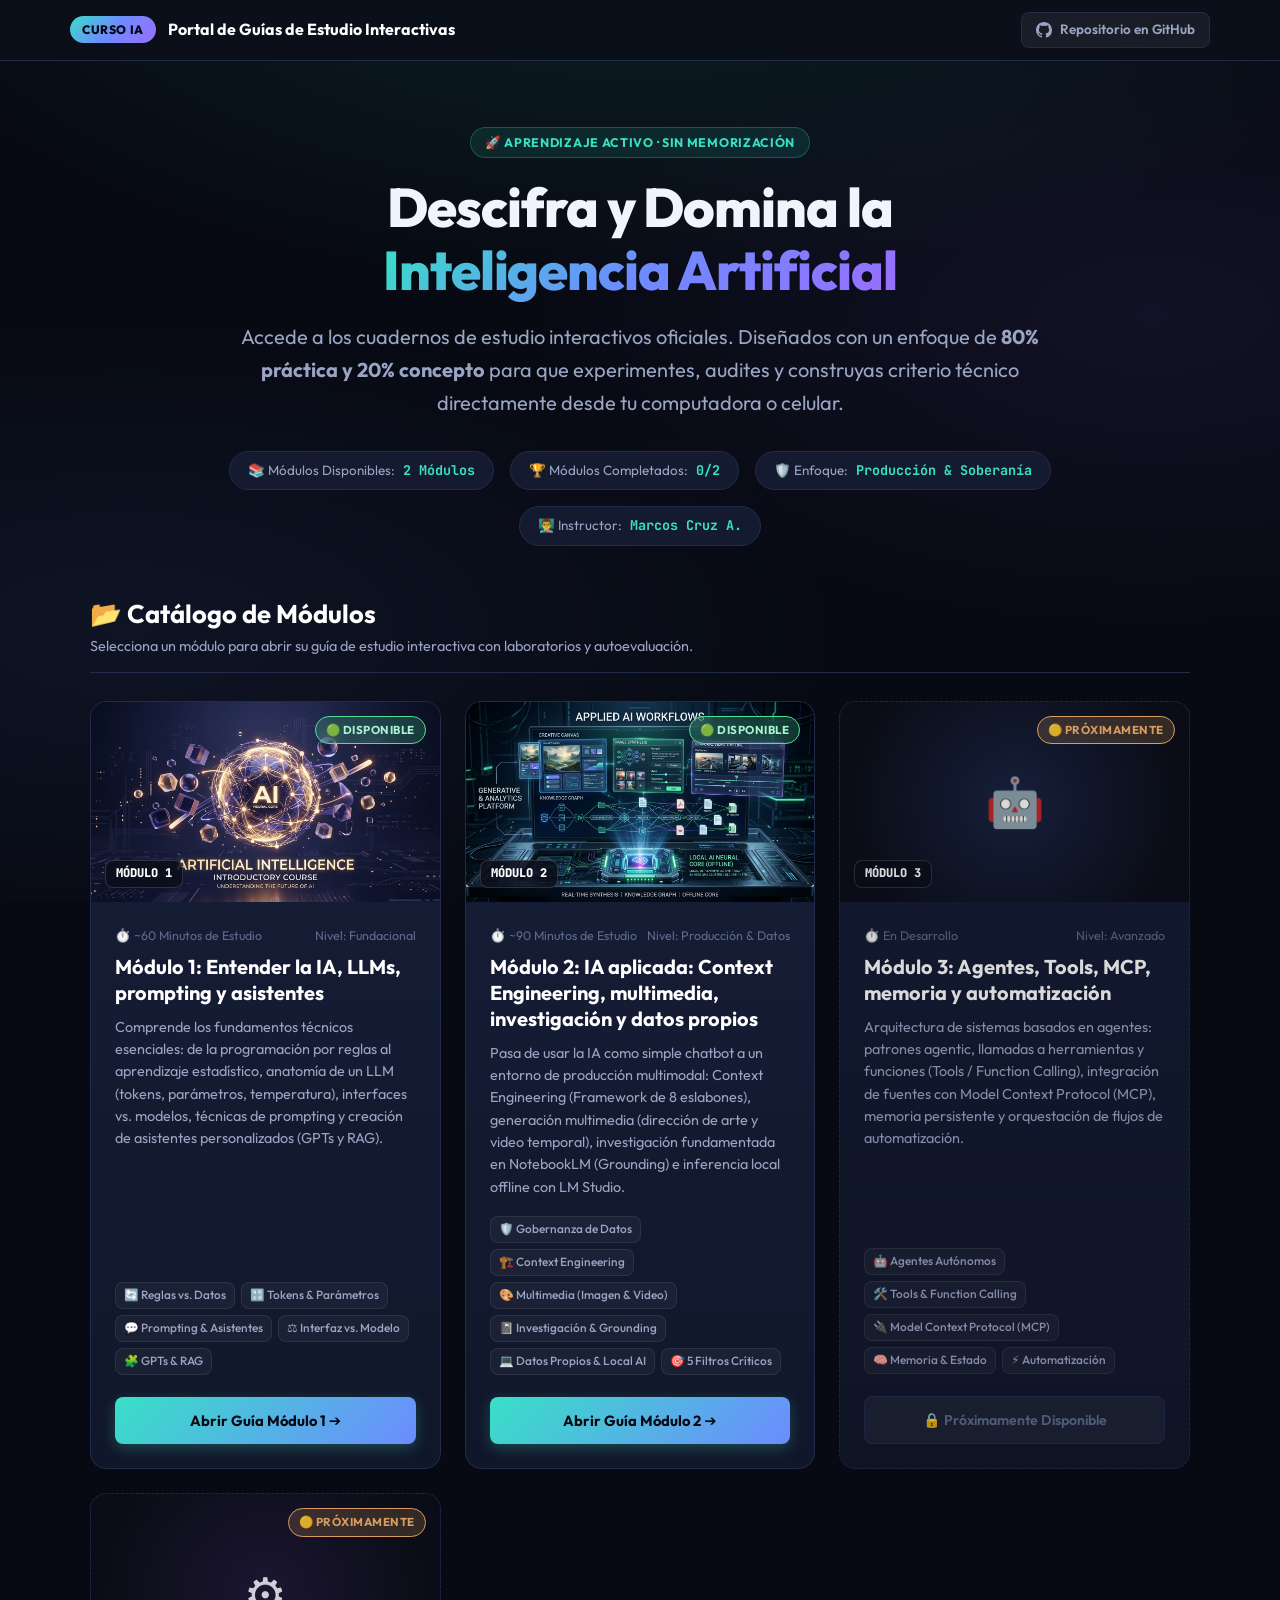
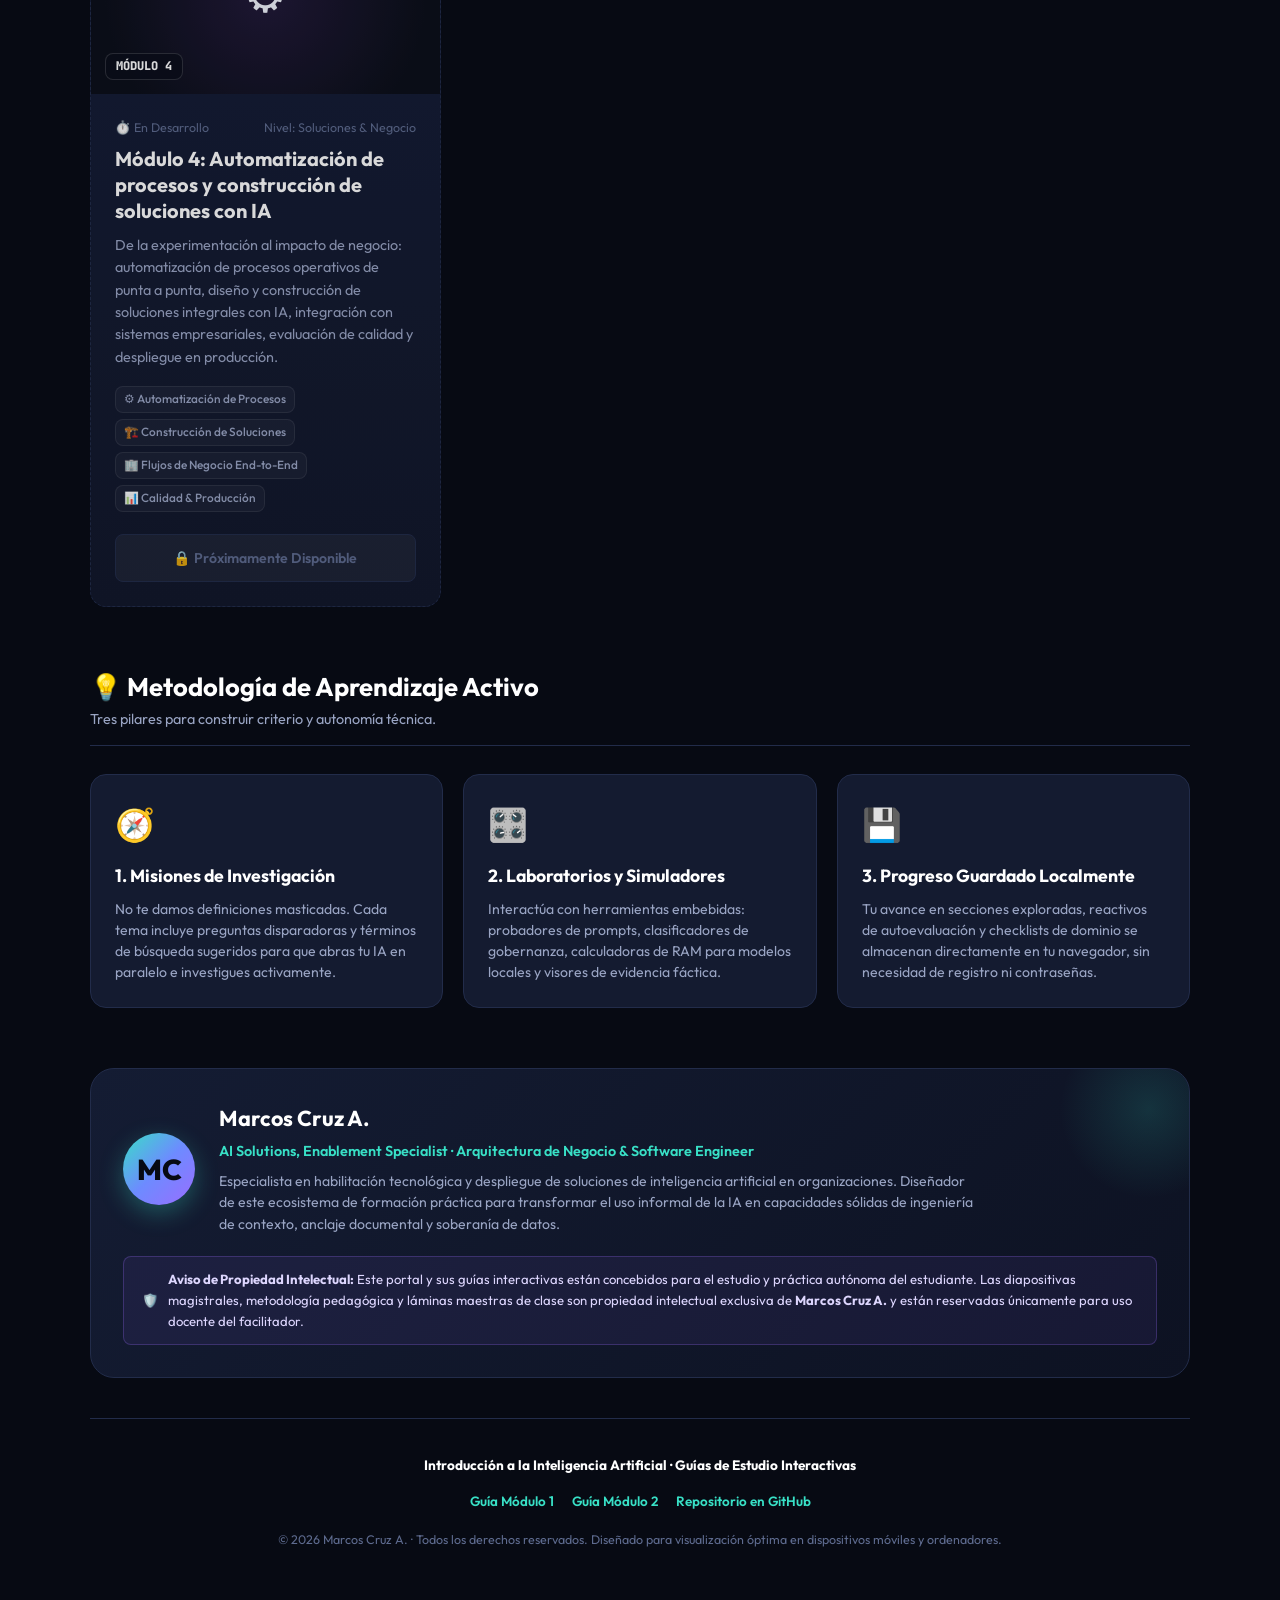
<file: index.html>
<!DOCTYPE html>
<html lang="es">

<head>
  <meta charset="UTF-8">
  <meta name="viewport" content="width=device-width, initial-scale=1.0, maximum-scale=5.0">
  <meta http-equiv="Cache-Control" content="no-cache, no-store, must-revalidate">
  <meta http-equiv="Pragma" content="no-cache">
  <meta http-equiv="Expires" content="0">
  <title>Portal de Guías de Estudio Interactivas · Introducción a la IA | Marcos Cruz A.</title>
  <meta name="description" content="Portal oficial de estudio interactivo y autoaprendizaje de Inteligencia Artificial. Módulo 1 (Fundamentos y LLMs) y Módulo 2 (Context Engineering, Multimedia, NotebookLM y Modelos Locales).">
  <meta name="author" content="Marcos Cruz A.">

  <!-- Tipografía Google Fonts -->
  <link rel="preconnect" href="https://fonts.googleapis.com">
  <link rel="preconnect" href="https://fonts.gstatic.com" crossorigin>
  <link href="https://fonts.googleapis.com/css2?family=Outfit:wght@300;400;500;600;700;800&family=JetBrains+Mono:wght@400;500;600;700&display=swap" rel="stylesheet">

  <!-- Estilos del Portal -->
  <link rel="stylesheet" href="portal.css?v=2">
</head>

<body>

  <!-- ====================================================================
       HEADER SUPERIOR
       ==================================================================== -->
  <header class="portal-header">
    <div class="portal-header-inner">
      <div class="portal-brand">
        <span class="portal-logo-badge">CURSO IA</span>
        <span class="portal-title-brand">Portal de Guías de Estudio Interactivas</span>
      </div>

      <div class="portal-header-actions">
        <a href="https://github.com/maarkman90/Introducci-n-a-la-IA--Gu-a-de-estudio" target="_blank" rel="noopener" class="btn-repo-github">
          <svg height="16" width="16" viewBox="0 0 16 16" fill="currentColor">
            <path d="M8 0C3.58 0 0 3.58 0 8c0 3.54 2.29 6.53 5.47 7.59.4.07.55-.17.55-.38 0-.19-.01-.82-.01-1.49-2.01.37-2.53-.49-2.69-.94-.09-.23-.48-.94-.82-1.13-.28-.15-.68-.52-.01-.53.63-.01 1.08.58 1.23.82.72 1.21 1.87.87 2.33.66.07-.52.28-.87.51-1.07-1.78-.2-3.64-.89-3.64-3.95 0-.87.31-1.59.82-2.15-.08-.2-.36-1.02.08-2.12 0 0 .67-.21 2.2.82.64-.18 1.32-.27 2-.27.68 0 1.36.09 2 .27 1.53-1.04 2.2-.82 2.2-.82.44 1.1.16 1.92.08 2.12.51.56.82 1.27.82 2.15 0 3.07-1.87 3.75-3.65 3.95.29.25.54.73.54 1.48 0 1.07-.01 1.93-.01 2.2 0 .21.15.46.55.38A8.013 8.013 0 0016 8c0-4.42-3.58-8-8-8z"/>
          </svg>
          Repositorio en GitHub
        </a>
      </div>
    </div>
  </header>

  <!-- ====================================================================
       HERO PRINCIPAL
       ==================================================================== -->
  <main class="portal-wrap">

    <section class="portal-hero">
      <span class="hero-pill-tag">🚀 Aprendizaje Activo · Sin Memorización</span>
      
      <h1>
        Descifra y Domina la <br>
        <span class="gradient-text">Inteligencia Artificial</span>
      </h1>

      <p class="portal-hero-lead">
        Accede a los cuadernos de estudio interactivos oficiales. Diseñados con un enfoque de <strong>80% práctica y 20% concepto</strong> para que experimentes, audites y construyas criterio técnico directamente desde tu computadora o celular.
      </p>

      <div class="portal-stats-row">
        <div class="portal-stat-pill">
          <span>📚 Módulos Disponibles:</span>
          <strong>2 Módulos</strong>
        </div>
        <div class="portal-stat-pill">
          <span>🏆 Módulos Completados:</span>
          <strong id="globalModulesCount">0/2</strong>
        </div>
        <div class="portal-stat-pill">
          <span>🛡️ Enfoque:</span>
          <strong>Producción & Soberanía</strong>
        </div>
        <div class="portal-stat-pill">
          <span>👨‍🏫 Instructor:</span>
          <strong>Marcos Cruz A.</strong>
        </div>
      </div>
    </section>

    <!-- ====================================================================
         CATÁLOGO DE MÓDULOS DE ESTUDIO
         ==================================================================== -->
    <section id="catalogo">
      <div class="section-heading-box">
        <div>
          <h2>📂 Catálogo de Módulos</h2>
          <p>Selecciona un módulo para abrir su guía de estudio interactiva con laboratorios y autoevaluación.</p>
        </div>
      </div>

      <div class="modules-grid">

        <!-- MÓDULO 1 -->
        <article class="module-card">
          <div class="module-card-banner">
            <img src="assets/cover.jpg" alt="Módulo 1: Entender la IA, LLMs, prompting y asistentes" loading="eager">
            <span class="module-num-pill">MÓDULO 1</span>
            <span class="module-status-badge active" id="m1ProgressBadge">🟢 DISPONIBLE</span>
          </div>
          <div class="module-card-body">
            <div class="module-meta-row">
              <span>⏱️ ~60 Minutos de Estudio</span>
              <span>Nivel: Fundacional</span>
            </div>
            <h3>Módulo 1: Entender la IA, LLMs, prompting y asistentes</h3>
            <p>
              Comprende los fundamentos técnicos esenciales: de la programación por reglas al aprendizaje estadístico, anatomía de un LLM (tokens, parámetros, temperatura), interfaces vs. modelos, técnicas de prompting y creación de asistentes personalizados (GPTs y RAG).
            </p>
            <div class="module-topics-tags">
              <span class="topic-chip">🔄 Reglas vs. Datos</span>
              <span class="topic-chip">🔡 Tokens & Parámetros</span>
              <span class="topic-chip">💬 Prompting & Asistentes</span>
              <span class="topic-chip">⚖️ Interfaz vs. Modelo</span>
              <span class="topic-chip">🧩 GPTs & RAG</span>
            </div>
            <a href="guia1_estudio_interactiva.html" class="btn-open-module">
              Abrir Guía Módulo 1 ➔
            </a>
          </div>
        </article>

        <!-- MÓDULO 2 -->
        <article class="module-card">
          <div class="module-card-banner">
            <img src="assets/modulo2_cover.jpg" alt="Módulo 2: IA aplicada: Context Engineering, multimedia, investigación y datos propios" loading="eager">
            <span class="module-num-pill">MÓDULO 2</span>
            <span class="module-status-badge active" id="m2ProgressBadge">🟢 DISPONIBLE</span>
          </div>
          <div class="module-card-body">
            <div class="module-meta-row">
              <span>⏱️ ~90 Minutos de Estudio</span>
              <span>Nivel: Producción & Datos</span>
            </div>
            <h3>Módulo 2: IA aplicada: Context Engineering, multimedia, investigación y datos propios</h3>
            <p>
              Pasa de usar la IA como simple chatbot a un entorno de producción multimodal: Context Engineering (Framework de 8 eslabones), generación multimedia (dirección de arte y video temporal), investigación fundamentada en NotebookLM (Grounding) e inferencia local offline con LM Studio.
            </p>
            <div class="module-topics-tags">
              <span class="topic-chip">🛡️ Gobernanza de Datos</span>
              <span class="topic-chip">🏗️ Context Engineering</span>
              <span class="topic-chip">🎨 Multimedia (Imagen & Video)</span>
              <span class="topic-chip">📓 Investigación & Grounding</span>
              <span class="topic-chip">💻 Datos Propios & Local AI</span>
              <span class="topic-chip">🎯 5 Filtros Críticos</span>
            </div>
            <a href="guia2_estudio_interactiva.html" class="btn-open-module">
              Abrir Guía Módulo 2 ➔
            </a>
          </div>
        </article>

        <!-- MÓDULO 3 (PRÓXIMAMENTE) -->
        <article class="module-card upcoming">
          <div class="module-card-banner" style="background: radial-gradient(circle, #1a2444 0%, #0b0f19 80%); display: flex; align-items: center; justify-content: center;">
            <div style="font-size: 3rem;">🤖</div>
            <span class="module-num-pill">MÓDULO 3</span>
            <span class="module-status-badge upcoming-badge">🟡 PRÓXIMAMENTE</span>
          </div>
          <div class="module-card-body">
            <div class="module-meta-row">
              <span>⏱️ En Desarrollo</span>
              <span>Nivel: Avanzado</span>
            </div>
            <h3>Módulo 3: Agentes, Tools, MCP, memoria y automatización</h3>
            <p>
              Arquitectura de sistemas basados en agentes: patrones agentic, llamadas a herramientas y funciones (Tools / Function Calling), integración de fuentes con Model Context Protocol (MCP), memoria persistente y orquestación de flujos de automatización.
            </p>
            <div class="module-topics-tags">
              <span class="topic-chip">🤖 Agentes Autónomos</span>
              <span class="topic-chip">🛠️ Tools & Function Calling</span>
              <span class="topic-chip">🔌 Model Context Protocol (MCP)</span>
              <span class="topic-chip">🧠 Memoria & Estado</span>
              <span class="topic-chip">⚡ Automatización</span>
            </div>
            <div class="btn-disabled-module">
              🔒 Próximamente Disponible
            </div>
          </div>
        </article>

        <!-- MÓDULO 4 (PRÓXIMAMENTE) -->
        <article class="module-card upcoming">
          <div class="module-card-banner" style="background: radial-gradient(circle, #211938 0%, #0b0f19 80%); display: flex; align-items: center; justify-content: center;">
            <div style="font-size: 3rem;">⚙️</div>
            <span class="module-num-pill">MÓDULO 4</span>
            <span class="module-status-badge upcoming-badge">🟡 PRÓXIMAMENTE</span>
          </div>
          <div class="module-card-body">
            <div class="module-meta-row">
              <span>⏱️ En Desarrollo</span>
              <span>Nivel: Soluciones & Negocio</span>
            </div>
            <h3>Módulo 4: Automatización de procesos y construcción de soluciones con IA</h3>
            <p>
              De la experimentación al impacto de negocio: automatización de procesos operativos de punta a punta, diseño y construcción de soluciones integrales con IA, integración con sistemas empresariales, evaluación de calidad y despliegue en producción.
            </p>
            <div class="module-topics-tags">
              <span class="topic-chip">⚙️ Automatización de Procesos</span>
              <span class="topic-chip">🏗️ Construcción de Soluciones</span>
              <span class="topic-chip">🏢 Flujos de Negocio End-to-End</span>
              <span class="topic-chip">📊 Calidad & Producción</span>
            </div>
            <div class="btn-disabled-module">
              🔒 Próximamente Disponible
            </div>
          </div>
        </article>

      </div>
    </section>

    <!-- ====================================================================
         METODOLOGÍA DE ESTUDIO
         ==================================================================== -->
    <section>
      <div class="section-heading-box">
        <div>
          <h2>💡 Metodología de Aprendizaje Activo</h2>
          <p>Tres pilares para construir criterio y autonomía técnica.</p>
        </div>
      </div>

      <div class="methodology-grid">
        <div class="methodology-card">
          <span class="m-icon">🧭</span>
          <h4>1. Misiones de Investigación</h4>
          <p>No te damos definiciones masticadas. Cada tema incluye preguntas disparadoras y términos de búsqueda sugeridos para que abras tu IA en paralelo e investigues activamente.</p>
        </div>

        <div class="methodology-card">
          <span class="m-icon">🎛️</span>
          <h4>2. Laboratorios y Simuladores</h4>
          <p>Interactúa con herramientas embebidas: probadores de prompts, clasificadores de gobernanza, calculadoras de RAM para modelos locales y visores de evidencia fáctica.</p>
        </div>

        <div class="methodology-card">
          <span class="m-icon">💾</span>
          <h4>3. Progreso Guardado Localmente</h4>
          <p>Tu avance en secciones exploradas, reactivos de autoevaluación y checklists de dominio se almacenan directamente en tu navegador, sin necesidad de registro ni contraseñas.</p>
        </div>
      </div>
    </section>

    <!-- ====================================================================
         AUTOR Y PROPIEDAD INTELECTUAL
         ==================================================================== -->
    <section>
      <div class="author-spotlight-card">
        <div class="author-content-flex">
          <div class="author-avatar-large">MC</div>
          <div class="author-text-details">
            <h3>Marcos Cruz A.</h3>
            <div class="author-role">AI Solutions, Enablement Specialist · Arquitectura de Negocio & Software Engineer</div>
            <p>
              Especialista en habilitación tecnológica y despliegue de soluciones de inteligencia artificial en organizaciones. Diseñador de este ecosistema de formación práctica para transformar el uso informal de la IA en capacidades sólidas de ingeniería de contexto, anclaje documental y soberanía de datos.
            </p>
          </div>
        </div>

        <div class="ip-banner-note">
          <span>🛡️</span>
          <span>
            <strong>Aviso de Propiedad Intelectual:</strong> Este portal y sus guías interactivas están concebidos para el estudio y práctica autónoma del estudiante. Las diapositivas magistrales, metodología pedagógica y láminas maestras de clase son propiedad intelectual exclusiva de <strong>Marcos Cruz A.</strong> y están reservadas únicamente para uso docente del facilitador.
          </span>
        </div>
      </div>
    </section>

    <!-- ====================================================================
         FOOTER
         ==================================================================== -->
    <footer class="portal-footer">
      <p style="font-weight: 700; color: #fff;">
        Introducción a la Inteligencia Artificial · Guías de Estudio Interactivas
      </p>
      
      <div class="portal-footer-links">
        <a href="guia1_estudio_interactiva.html">Guía Módulo 1</a>
        <a href="guia2_estudio_interactiva.html">Guía Módulo 2</a>
        <a href="https://github.com/maarkman90/Introducci-n-a-la-IA--Gu-a-de-estudio" target="_blank" rel="noopener">Repositorio en GitHub</a>
      </div>

      <p style="font-size: 0.78rem; color: var(--text-muted); margin-top: 18px;">
        © 2026 Marcos Cruz A. · Todos los derechos reservados. Diseñado para visualización óptima en dispositivos móviles y ordenadores.
      </p>
    </footer>

  </main>

  <!-- Lógica de Progreso del Portal -->
  <script src="portal.js?v=2"></script>
</body>

</html>
</file>
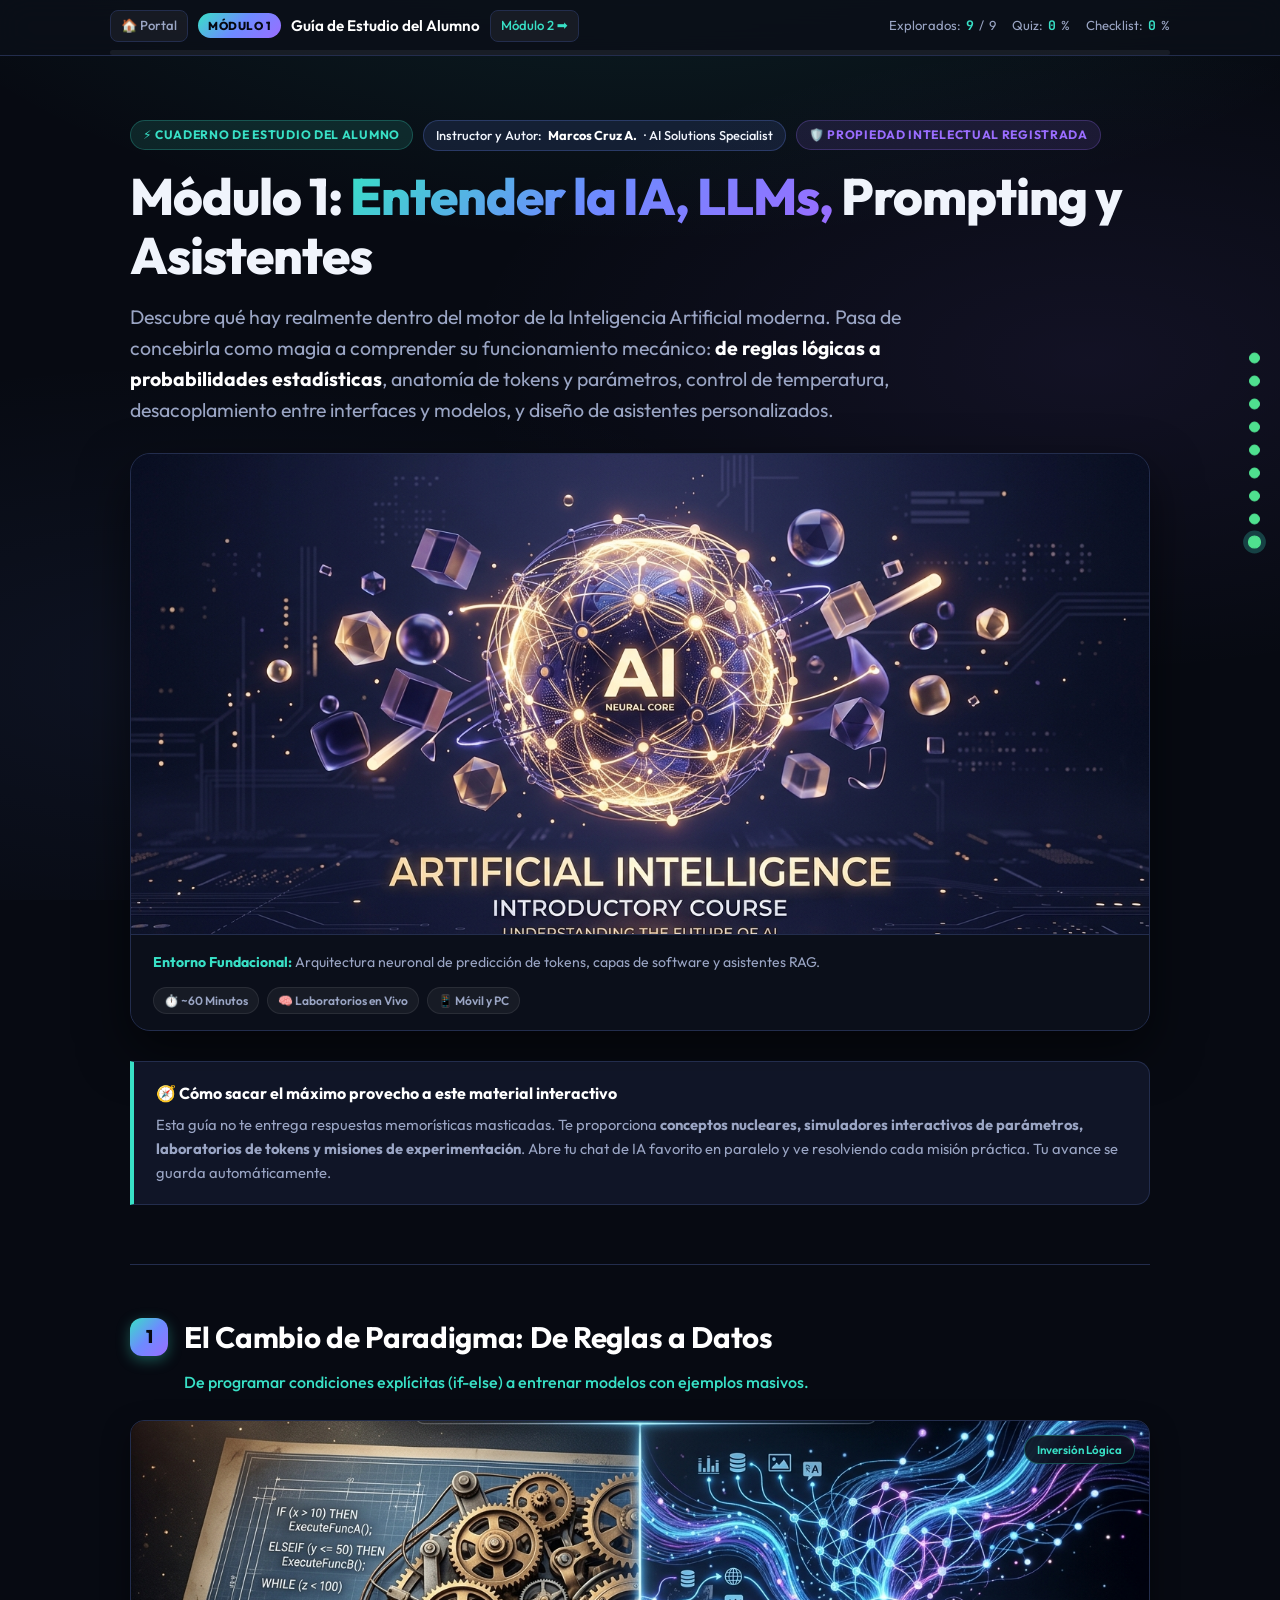
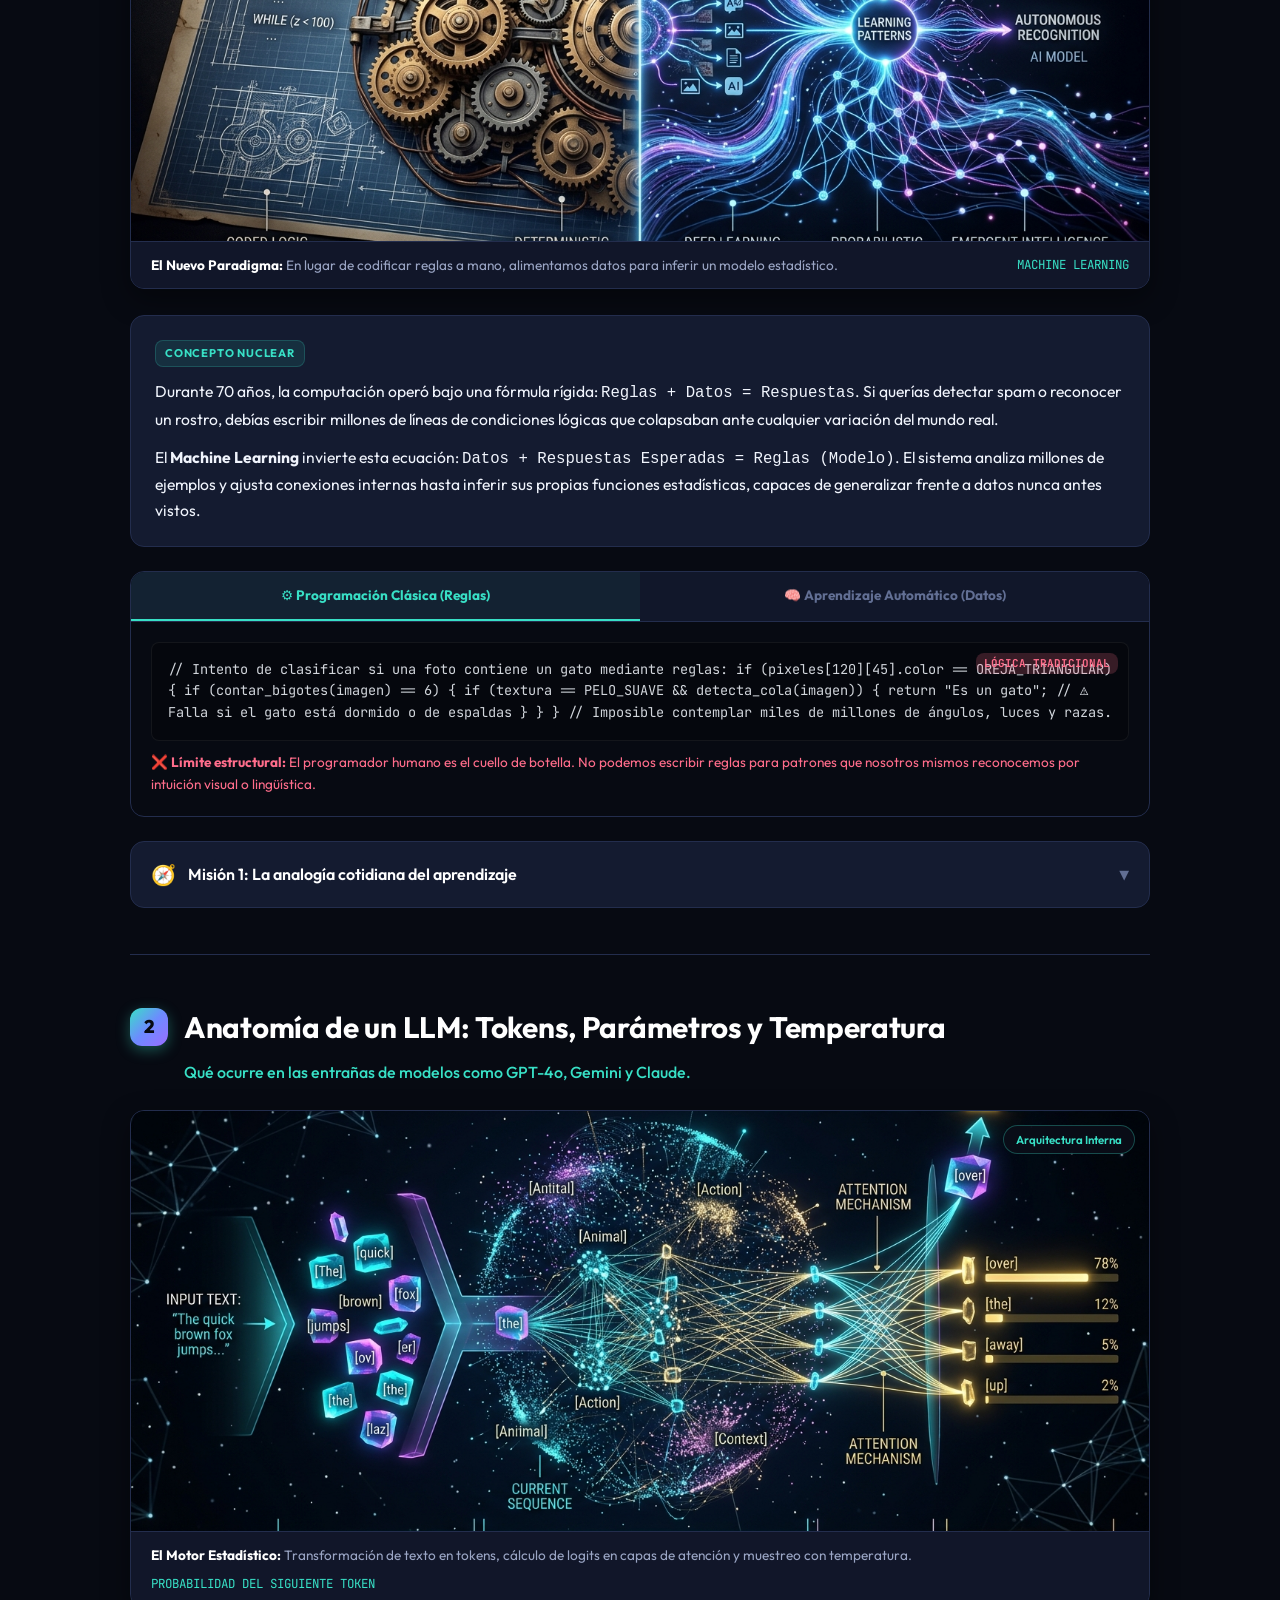
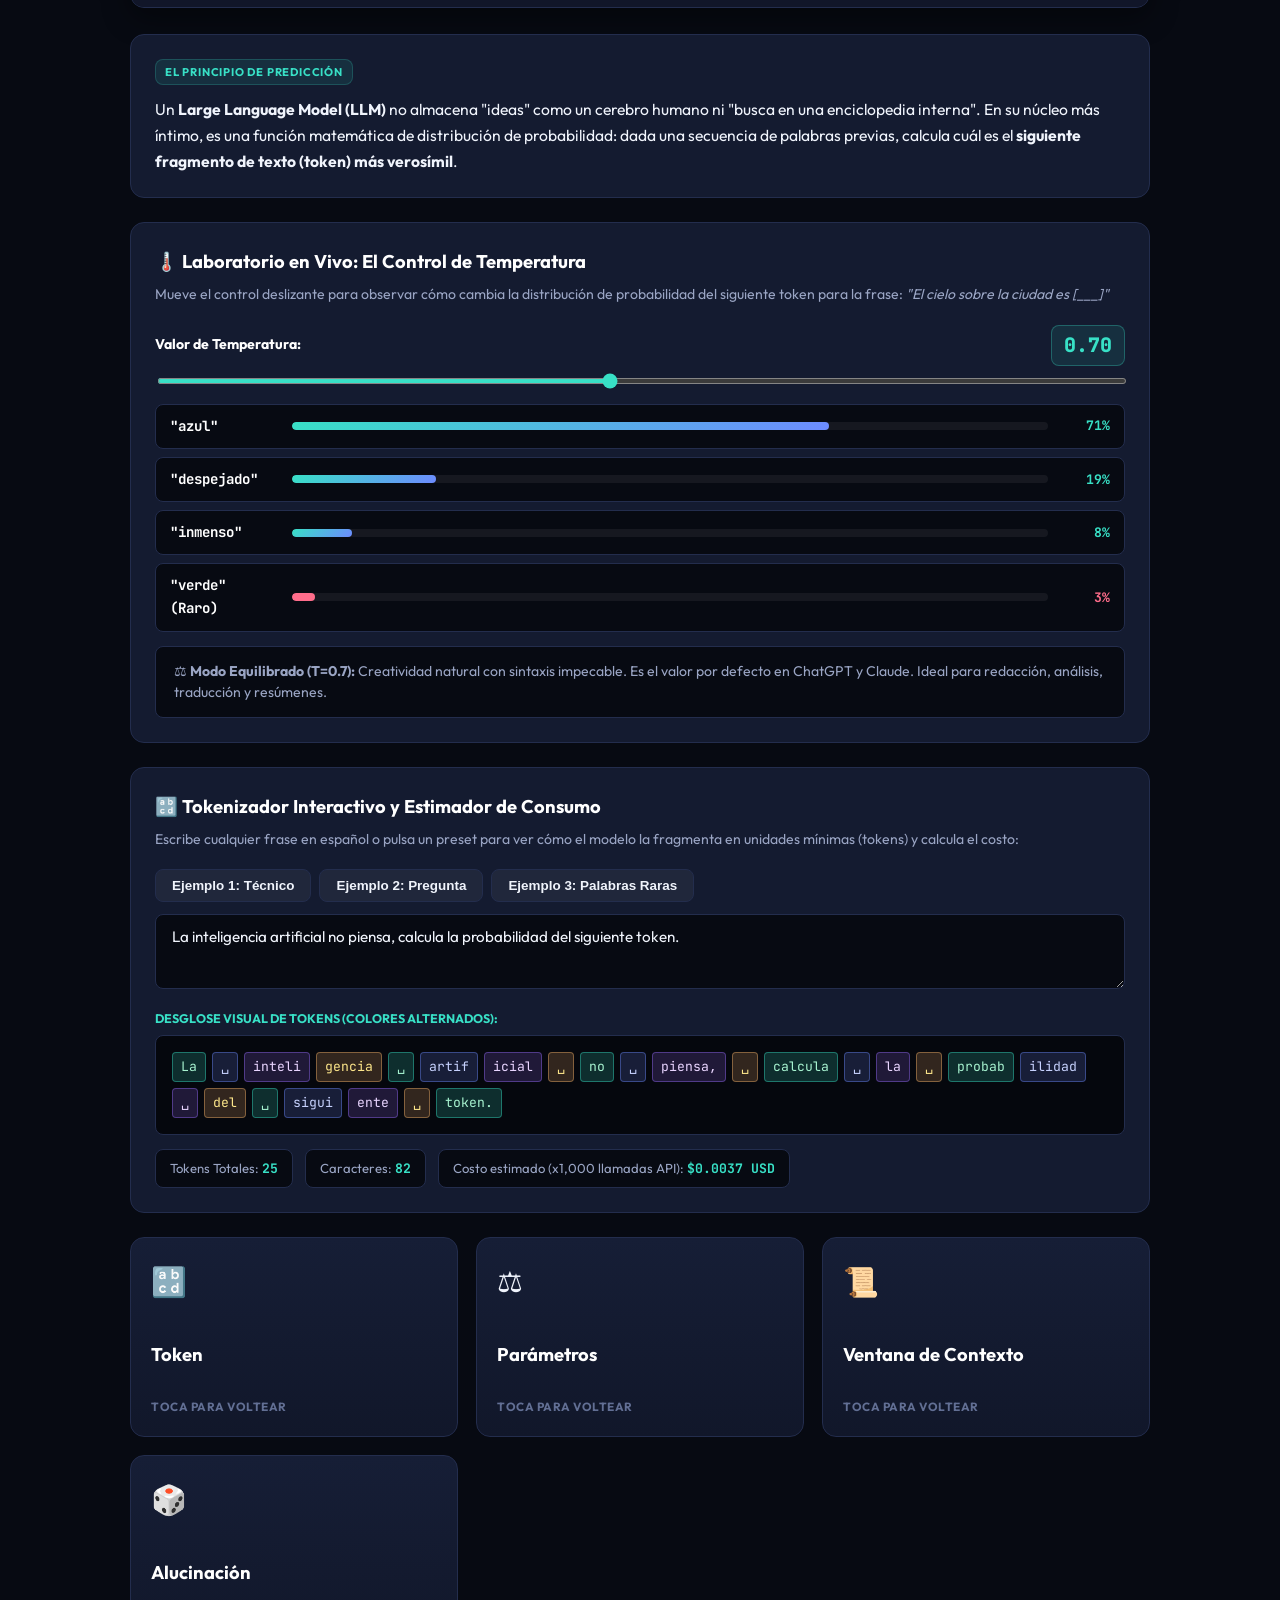
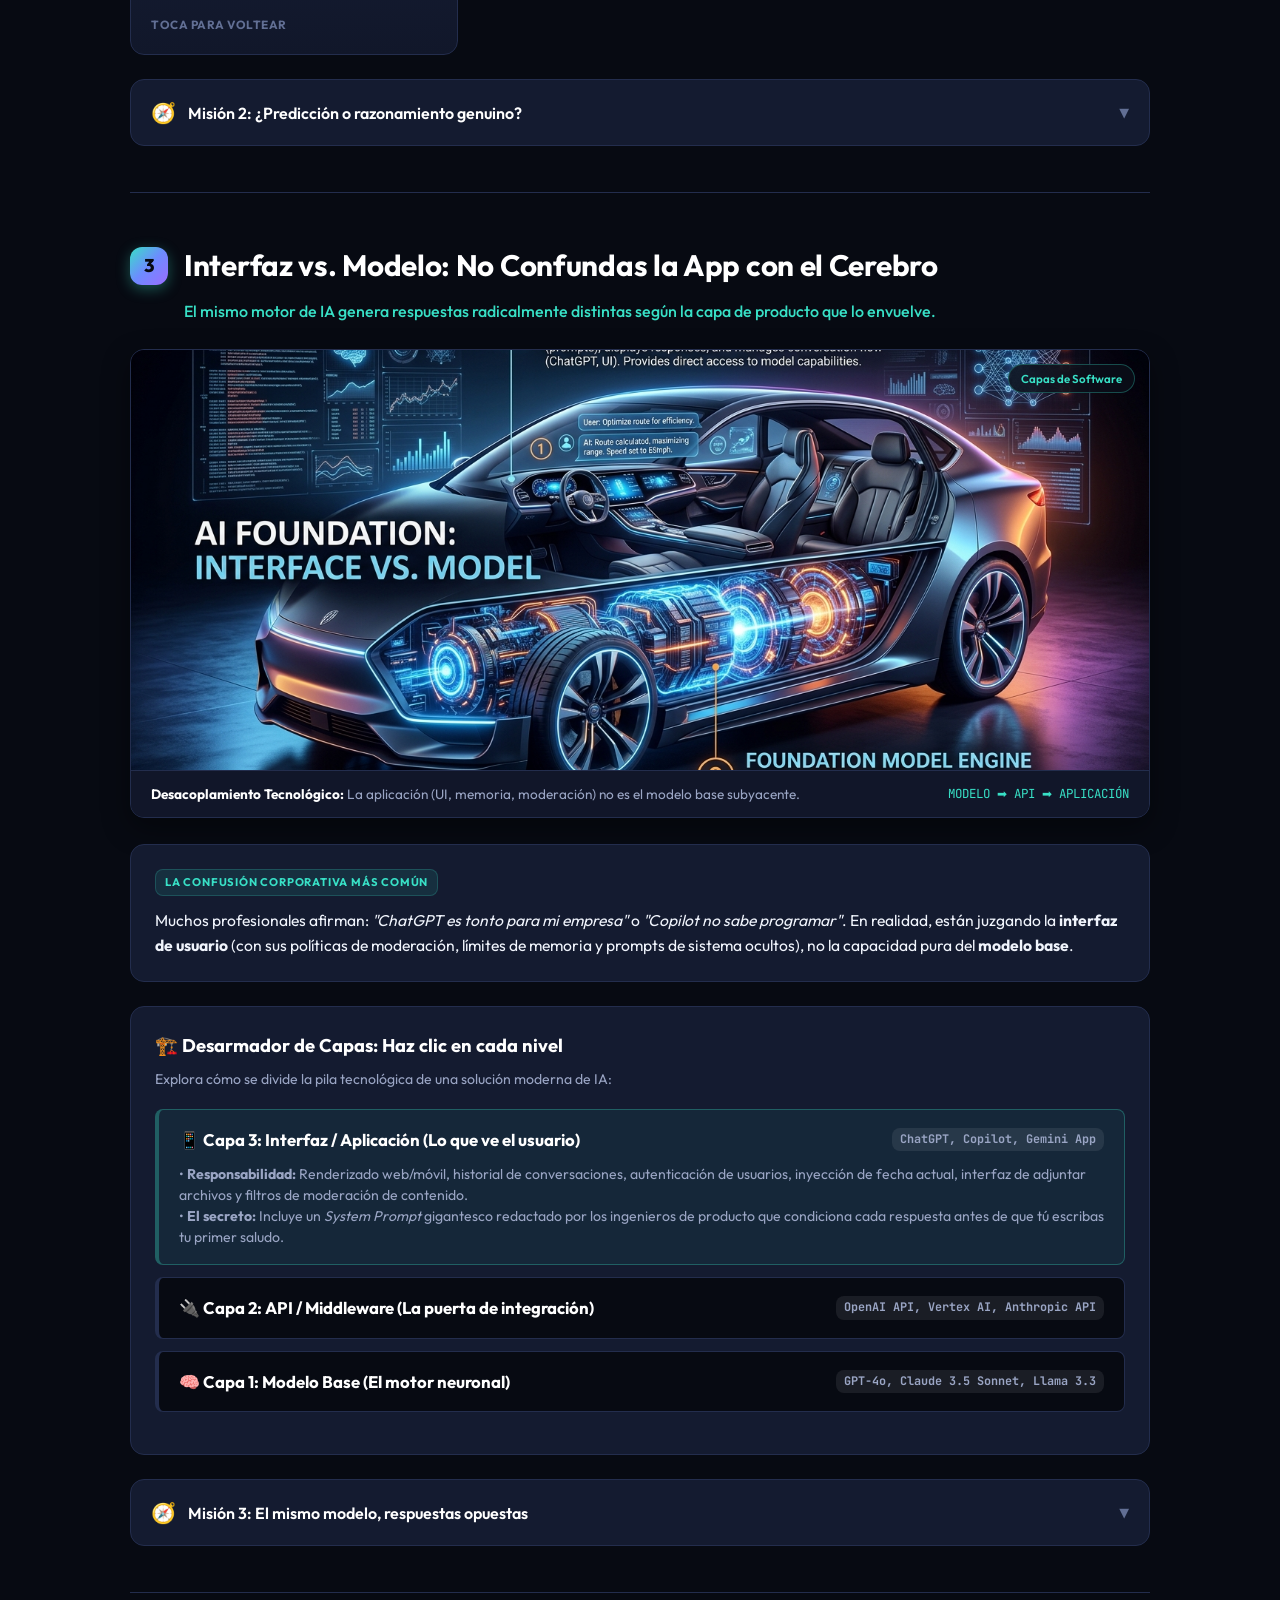
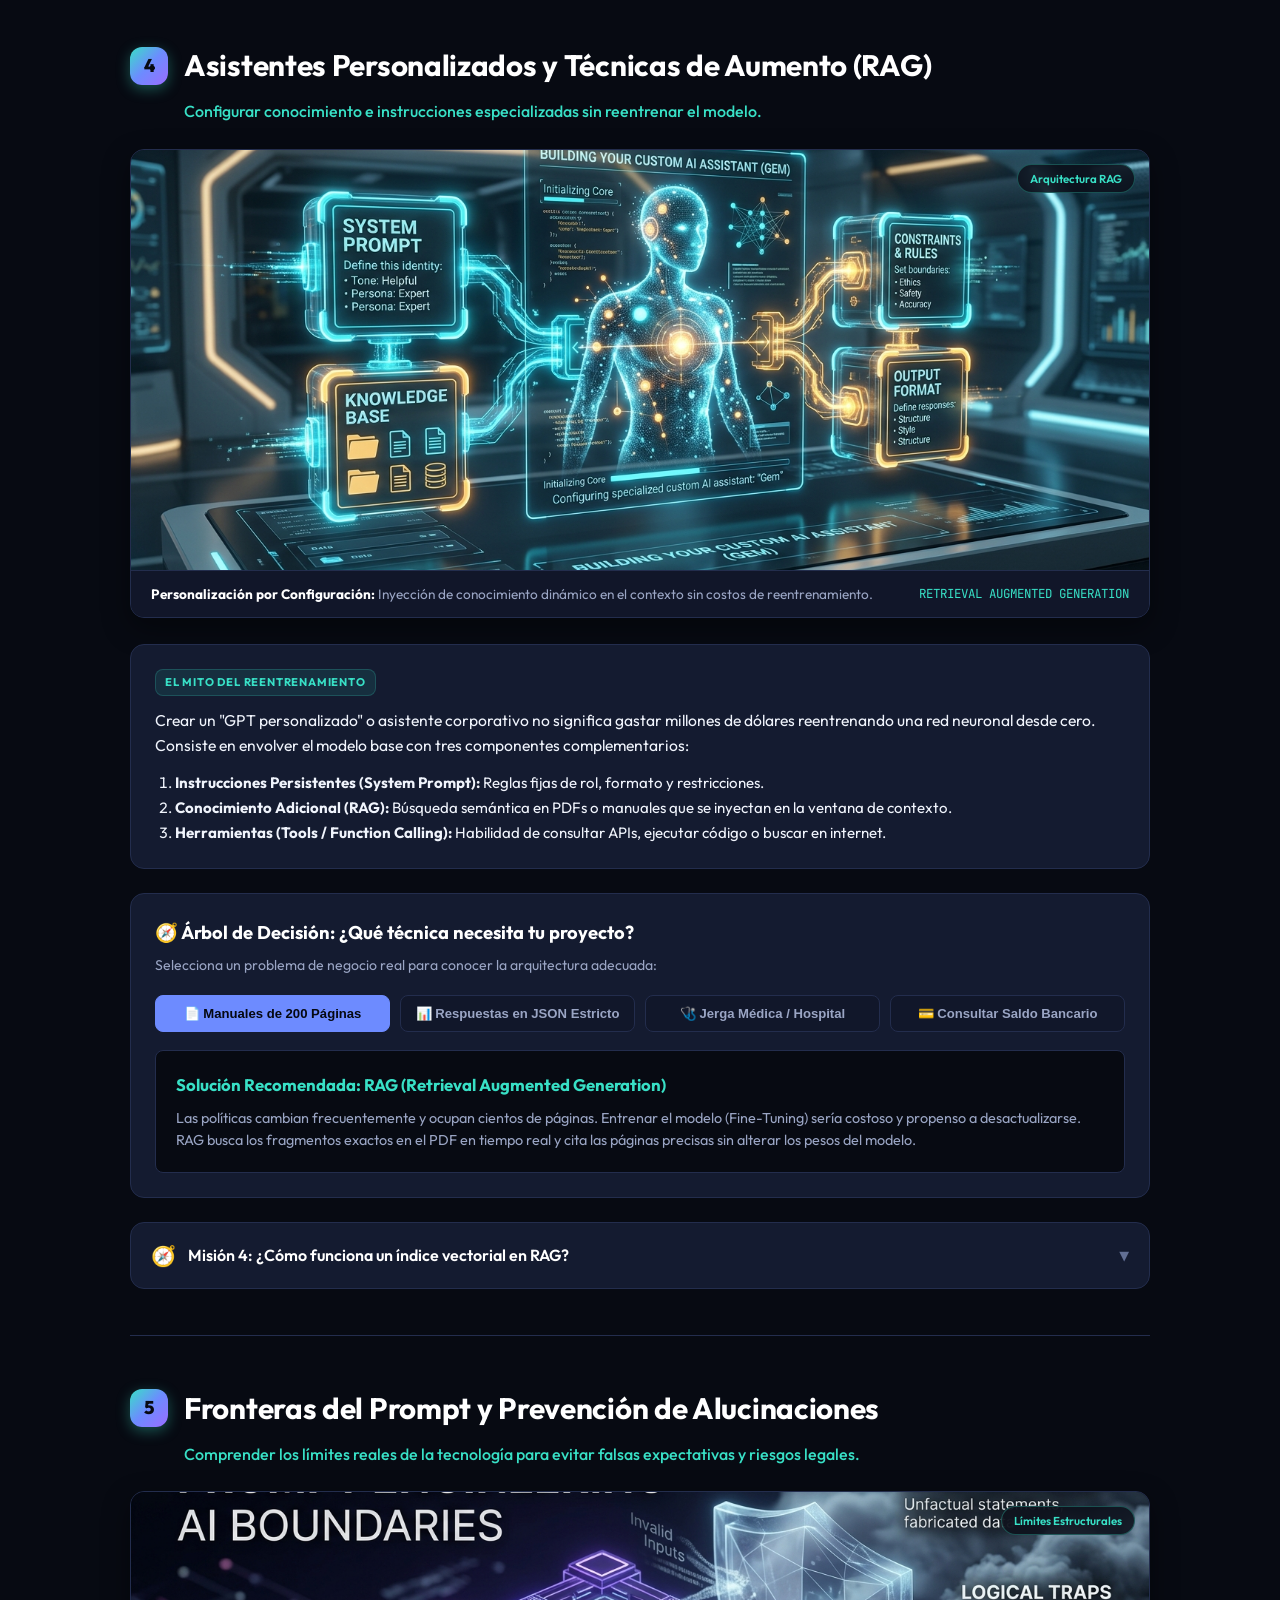
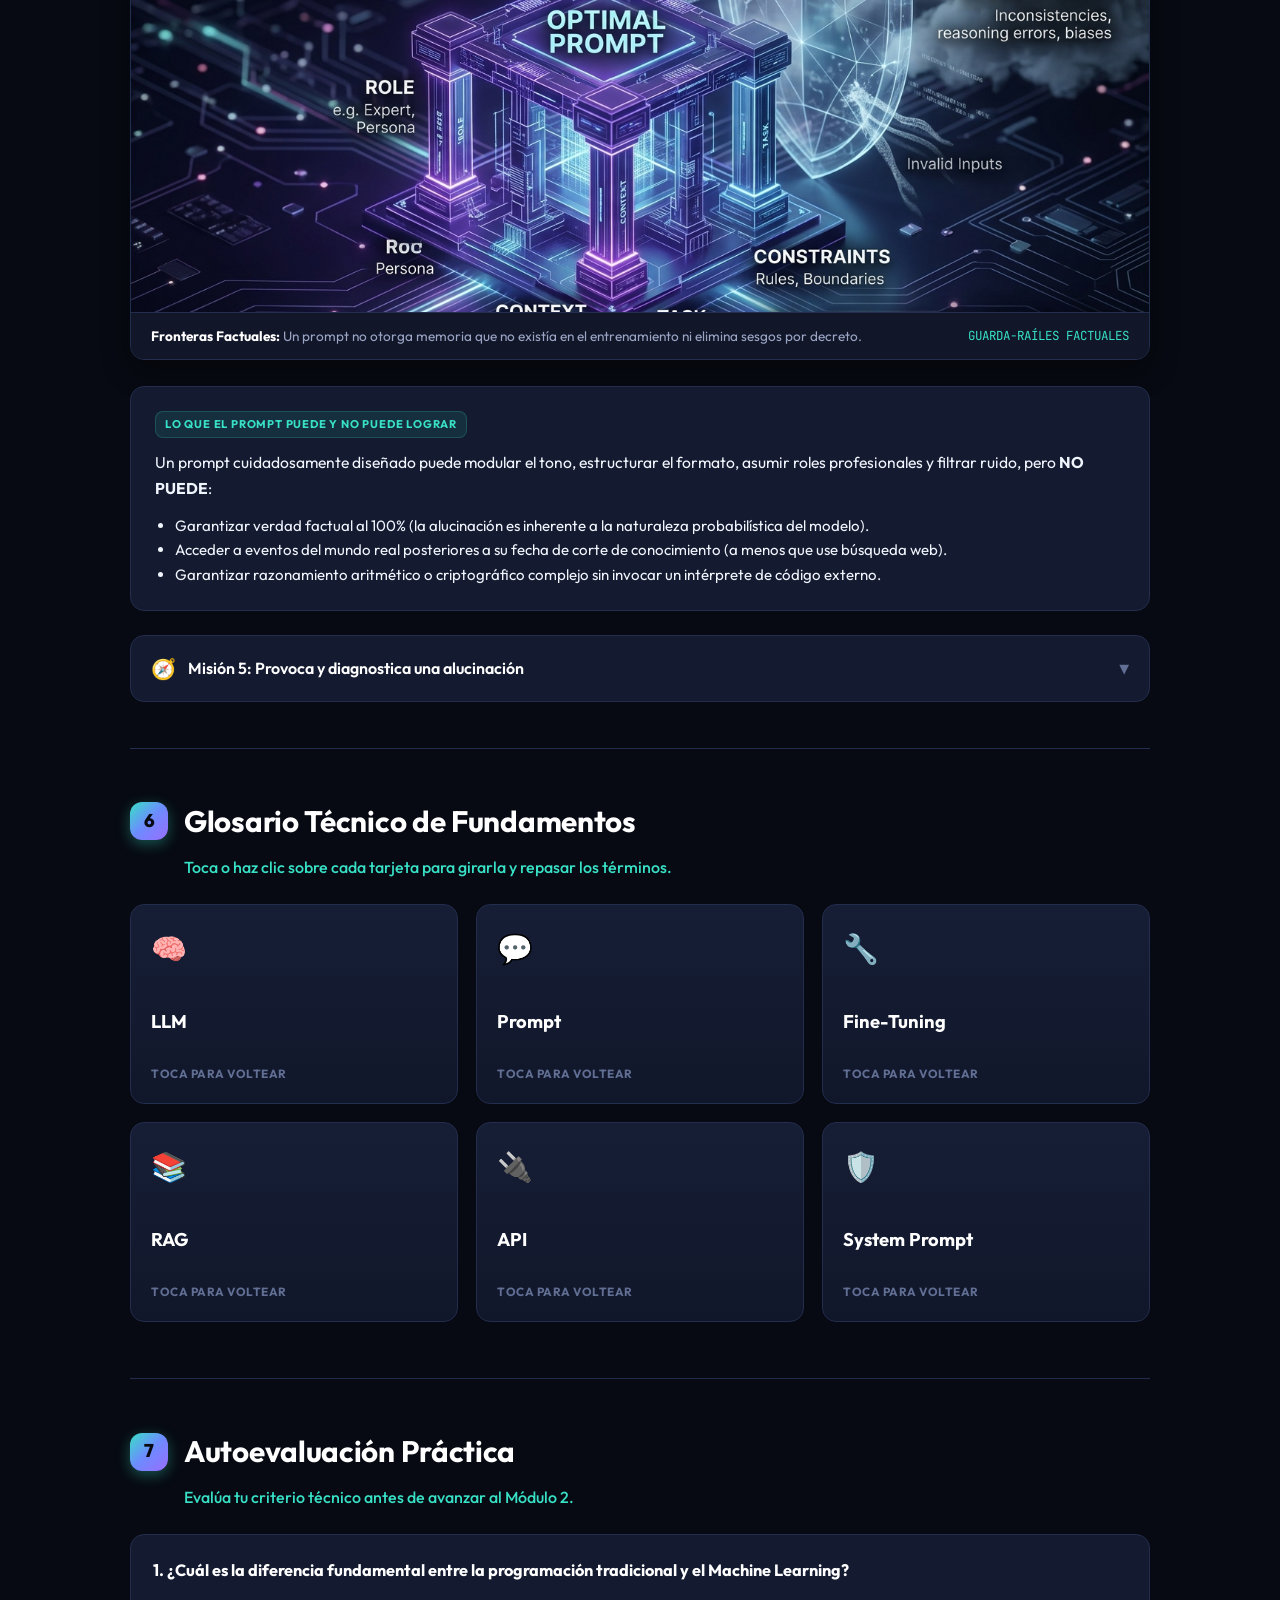
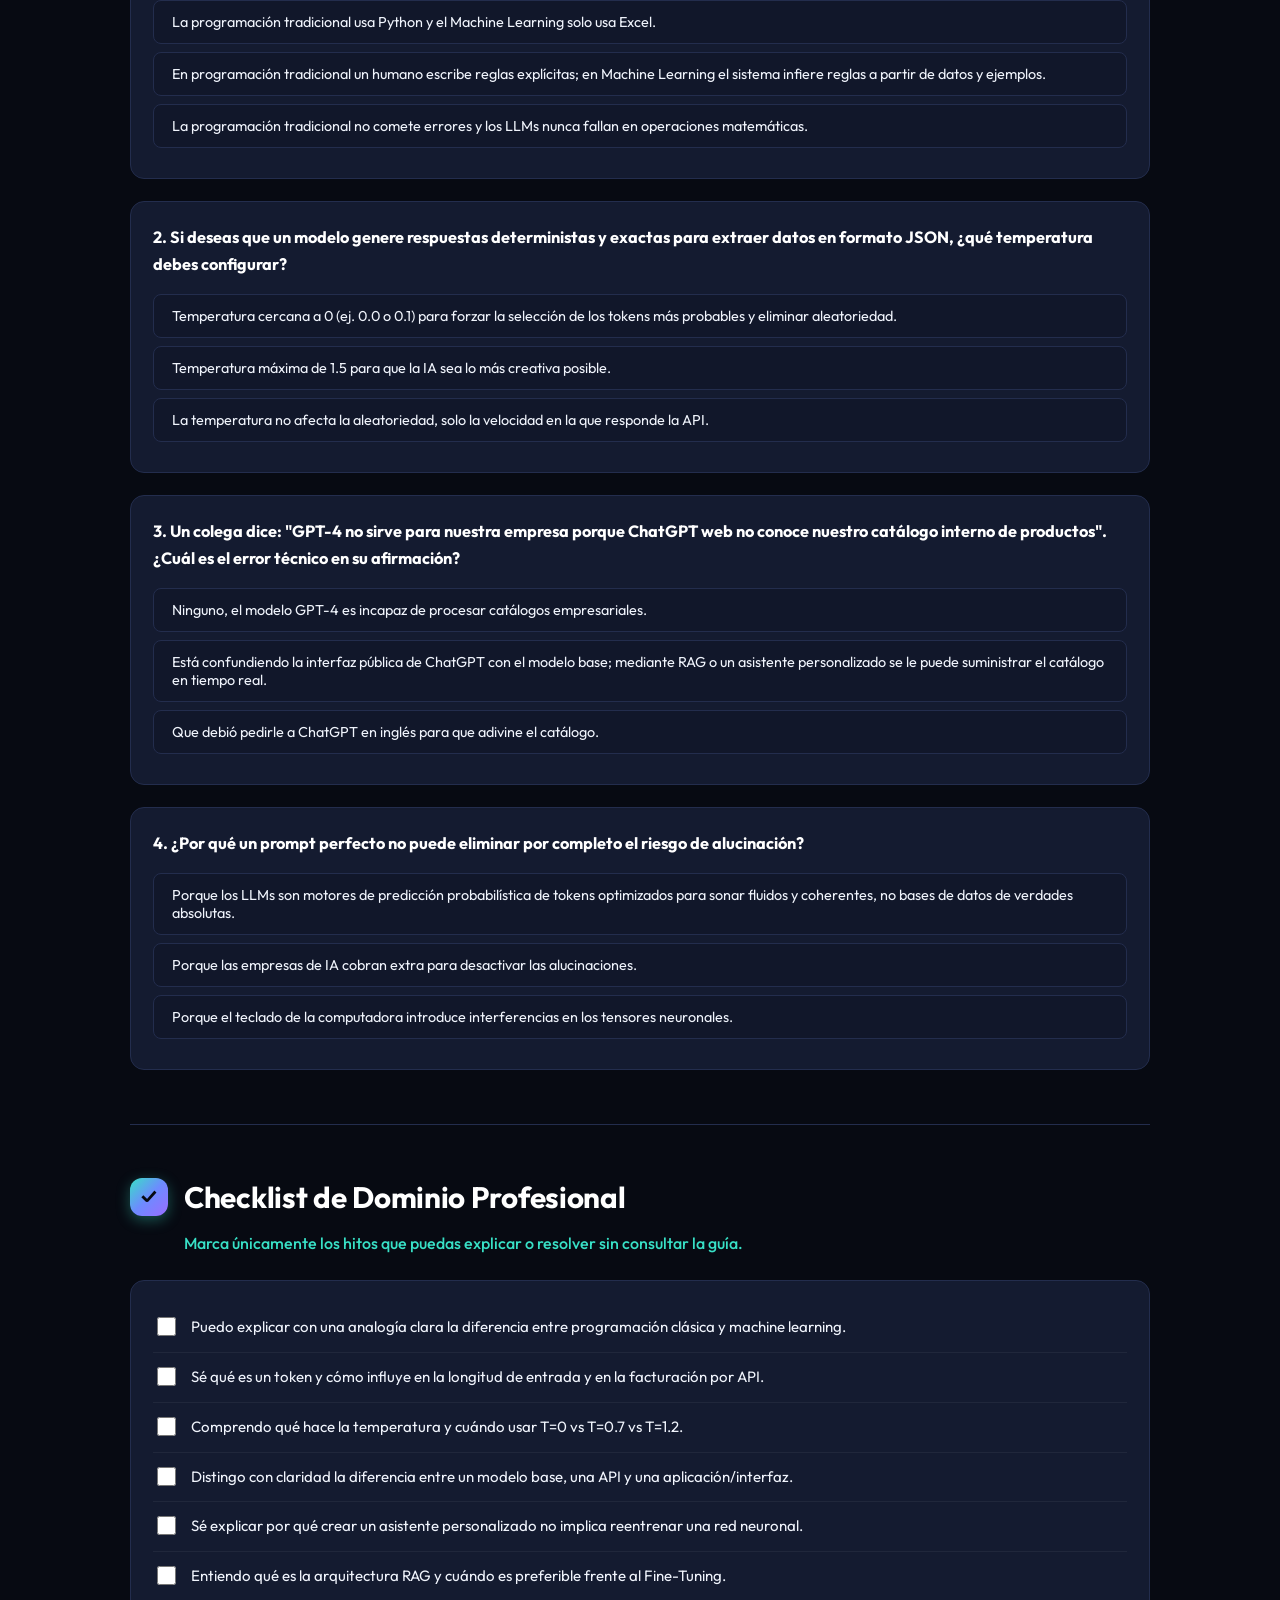
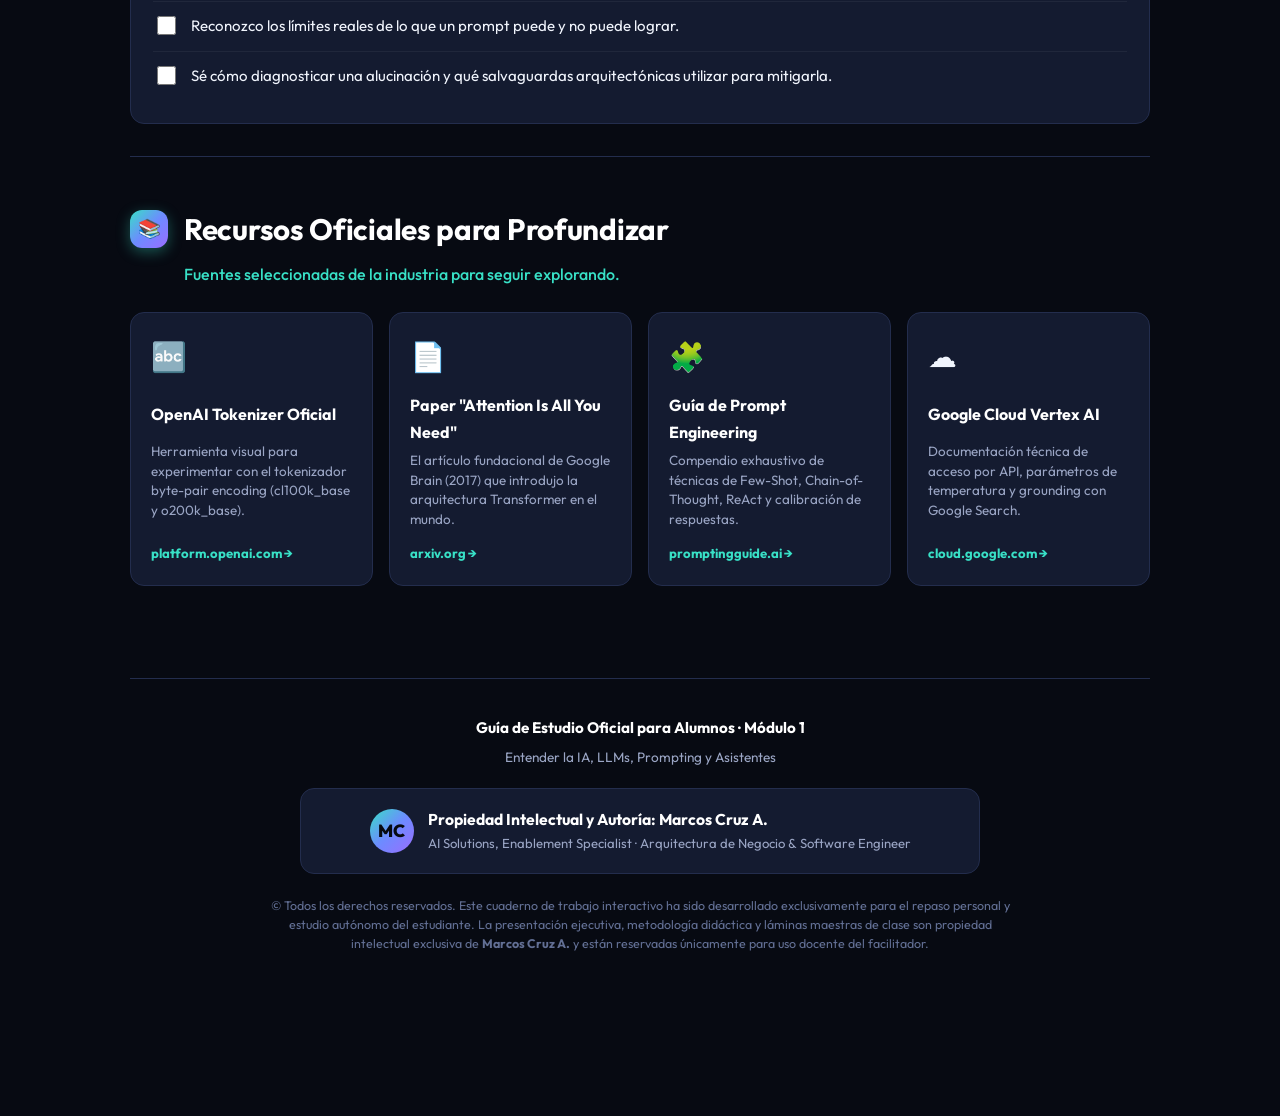
<file: guia1_estudio_interactiva.html>
<!DOCTYPE html>
<html lang="es">

<head>
  <meta charset="UTF-8">
  <meta name="viewport" content="width=device-width, initial-scale=1.0, maximum-scale=5.0">
  <title>Guía de Estudio Interactiva · Módulo 1: Entender la IA, LLMs, Prompting y Asistentes | Instructor: Marcos Cruz A.</title>
  <meta name="description" content="Guía interactiva oficial del Módulo 1: de programación tradicional a modelos estadísticos, anatomía de LLMs, tokens, simulador de temperatura, interfaz vs modelo, asistentes y RAG.">
  <meta name="author" content="Marcos Cruz A.">

  <!-- Tipografía Google Fonts -->
  <link rel="preconnect" href="https://fonts.googleapis.com">
  <link rel="preconnect" href="https://fonts.gstatic.com" crossorigin>
  <link href="https://fonts.googleapis.com/css2?family=Outfit:wght@300;400;500;600;700;800&family=JetBrains+Mono:wght@400;500;600;700&display=swap" rel="stylesheet">

  <!-- Estilos Unificados Dark Editorial Tech -->
  <link rel="stylesheet" href="guia_estudio_modulo2.css">
</head>

<body>

  <!-- ====================================================================
       STICKY PROGRESS & NAV HEADER
       ==================================================================== -->
  <header class="progress-sticky">
    <div class="progress-container-inner">
      <div class="progress-top-row">
        <div class="brand-badge-group">
          <a href="index.html" class="nav-module-link" title="Volver al Portal de Módulos">🏠 Portal</a>
          <span class="badge-tag">MÓDULO 1</span>
          <span class="progress-title">Guía de Estudio del Alumno</span>
          <a href="guia2_estudio_interactiva.html" class="nav-module-link" style="color: var(--accent-cyan);" title="Ir a la Guía del Módulo 2">Módulo 2 ➡</a>
        </div>
        <div class="progress-stats">
          <div class="stat-item">
            <span>Explorados:</span>
            <strong id="statExplored">0</strong>/<span id="statTotal">0</span>
          </div>
          <div class="stat-item">
            <span>Quiz:</span>
            <strong id="statQuiz">0</strong>%
          </div>
          <div class="stat-item">
            <span>Checklist:</span>
            <strong id="statChecklist">0</strong>%
          </div>
        </div>
      </div>
      <div class="progress-bar-outer">
        <div class="progress-bar-inner" id="progressBar"></div>
      </div>
    </div>
  </header>

  <!-- Indicadores de Navegación Lateral (Desktop) -->
  <nav class="nav-dots" id="navDots" aria-label="Navegación rápida de secciones"></nav>

  <!-- ====================================================================
       MAIN WRAPPER
       ==================================================================== -->
  <main class="wrap">

    <!-- HERO SECTION -->
    <section class="hero" id="hero">
      <div class="hero-meta-row">
        <span class="hero-tag">⚡ Cuaderno de Estudio del Alumno</span>
        <span class="hero-author-badge">Instructor y Autor: <strong>Marcos Cruz A.</strong> · AI Solutions Specialist</span>
        <span class="hero-tag" style="background: rgba(154,109,255,0.12); color: var(--accent-purple); border-color: rgba(154,109,255,0.25);">
          🛡️ Propiedad Intelectual Registrada
        </span>
      </div>

      <h1 class="hero-title">
        Módulo 1: <span class="gradient-text">Entender la IA, LLMs,</span> Prompting y Asistentes
      </h1>

      <p class="hero-lead">
        Descubre qué hay realmente dentro del motor de la Inteligencia Artificial moderna. Pasa de concebirla como magia a comprender su funcionamiento mecánico: <strong>de reglas lógicas a probabilidades estadísticas</strong>, anatomía de tokens y parámetros, control de temperatura, desacoplamiento entre interfaces y modelos, y diseño de asistentes personalizados.
      </p>

      <!-- Portada Visual del Módulo 1 -->
      <div class="hero-media-card">
        <img src="assets/cover.jpg" alt="Portada Módulo 1: Descifrando la Inteligencia Artificial" class="hero-cover-img" loading="eager">
        <div class="hero-card-footer">
          <div class="hero-caption">
            <strong>Entorno Fundacional:</strong> Arquitectura neuronal de predicción de tokens, capas de software y asistentes RAG.
          </div>
          <div class="hero-stats-pills">
            <span class="mini-pill">⏱️ ~60 Minutos</span>
            <span class="mini-pill">🧠 Laboratorios en Vivo</span>
            <span class="mini-pill">📱 Móvil y PC</span>
          </div>
        </div>
      </div>

      <!-- Cuadro de Instrucciones Didácticas -->
      <div class="guide-instructions">
        <h3>🧭 Cómo sacar el máximo provecho a este material interactivo</h3>
        <p>
          Esta guía no te entrega respuestas memorísticas masticadas. Te proporciona <strong>conceptos nucleares, simuladores interactivos de parámetros, laboratorios de tokens y misiones de experimentación</strong>. Abre tu chat de IA favorito en paralelo y ve resolviendo cada misión práctica. Tu avance se guarda automáticamente.
        </p>
      </div>
    </section>

    <!-- ====================================================================
         BLOQUE 1: EL CAMBIO DE PARADIGMA
         ==================================================================== -->
    <section class="block-section" id="s1">
      <div class="block-head">
        <span class="block-num">1</span>
        <h2>El Cambio de Paradigma: De Reglas a Datos</h2>
      </div>
      <p class="block-sub">De programar condiciones explícitas (if-else) a entrenar modelos con ejemplos masivos.</p>

      <!-- Asset Técnico: Cambio de Paradigma -->
      <div class="block-media-showcase">
        <div class="media-image-container">
          <img src="assets/paradigm_shift.jpg" alt="Cambio de Paradigma: Programación Clásica vs Machine Learning" loading="lazy">
          <span class="media-badge-overlay">Inversión Lógica</span>
        </div>
        <div class="media-caption-bar">
          <span><strong>El Nuevo Paradigma:</strong> En lugar de codificar reglas a mano, alimentamos datos para inferir un modelo estadístico.</span>
          <span style="color: var(--accent-cyan); font-family: var(--font-mono); font-size: 0.78rem;">MACHINE LEARNING</span>
        </div>
      </div>

      <div class="concept-box">
        <span class="ctag">Concepto Nuclear</span>
        <p>
          Durante 70 años, la computación operó bajo una fórmula rígida: <code>Reglas + Datos = Respuestas</code>. Si querías detectar spam o reconocer un rostro, debías escribir millones de líneas de condiciones lógicas que colapsaban ante cualquier variación del mundo real.
        </p>
        <p>
          El <strong>Machine Learning</strong> invierte esta ecuación: <code>Datos + Respuestas Esperadas = Reglas (Modelo)</code>. El sistema analiza millones de ejemplos y ajusta conexiones internas hasta inferir sus propias funciones estadísticas, capaces de generalizar frente a datos nunca antes vistos.
        </p>
      </div>

      <!-- Comparador Visual de Paradigma -->
      <div class="diff-container">
        <div class="diff-header-tabs">
          <div class="diff-tab active" data-target="diff-paradigm-rules">⚙️ Programación Clásica (Reglas)</div>
          <div class="diff-tab" data-target="diff-paradigm-ml">🧠 Aprendizaje Automático (Datos)</div>
        </div>

        <div class="diff-pane active" id="diff-paradigm-rules">
          <div class="code-box">
<span class="badge-mediocre">LÓGICA TRADICIONAL</span>
// Intento de clasificar si una foto contiene un gato mediante reglas:
if (pixeles[120][45].color == OREJA_TRIANGULAR) {
    if (contar_bigotes(imagen) == 6) {
        if (textura == PELO_SUAVE && detecta_cola(imagen)) {
            return "Es un gato"; // ⚠️ Falla si el gato está dormido o de espaldas
        }
    }
}
// Imposible contemplar miles de millones de ángulos, luces y razas.
          </div>
          <p style="font-size: 0.85rem; color: var(--accent-rose); margin: 10px 0 0;">
            ❌ <strong>Límite estructural:</strong> El programador humano es el cuello de botella. No podemos escribir reglas para patrones que nosotros mismos reconocemos por intuición visual o lingüística.
          </p>
        </div>

        <div class="diff-pane" id="diff-paradigm-ml">
          <div class="code-box">
<span class="badge-pro">MACHINE LEARNING</span>
// Enfoque basado en datos y redes neuronales:
modelo = entrenar_red_neuronal(
    dataset_10_millones_fotos_etiquetadas, 
    optimizador = AdamW, 
    loss = CrossEntropy
);

// El modelo ajusta billones de pesos (parámetros) internos.
prediccion = modelo.clasificar(foto_nueva_desconocida);
// Resultado: 99.4% Probabilidad de "Gato" (reconoce invariancia geométrica y textura)
          </div>
          <p style="font-size: 0.85rem; color: var(--accent-emerald); margin: 10px 0 0;">
            ✅ <strong>Poder de generalización:</strong> La máquina aprende representaciones latentes de alta dimensión y se adapta a variaciones imprevistas.
          </p>
        </div>
      </div>

      <!-- Misión de Investigación 1 -->
      <div class="accordion" data-id="acc1">
        <div class="accordion-head">
          <div class="ah-left">
            <span class="ah-icon">🧭</span>
            <h3>Misión 1: La analogía cotidiana del aprendizaje</h3>
          </div>
          <span class="chevron">▼</span>
        </div>
        <div class="accordion-body">
          <p>
            Abre tu chat de IA y pídele que te explique con una analogía del mundo real la diferencia entre un sistema de reglas explícitas y una red neuronal. Comprueba si utiliza el ejemplo de aprender a andar en bicicleta leyendo un manual vs. cayéndose y ajustando el equilibrio muscular con la práctica.
          </p>
          <div class="research-prompt">
            <span class="rp-tag">Pregunta Disparadora para tu IA</span>
            <p>"Explícame con una analogía sencilla por qué la visión por computadora fracasó con programación tradicional y triunfó con redes neuronales convolucionales y transformers."</p>
          </div>
          <div class="search-term-row">
            <span class="search-term-chip">🔎 rule based systems vs machine learning</span>
            <span class="search-term-chip">🔎 qué es un modelo estadístico explicacion simple</span>
            <span class="search-term-chip">🔎 historia del perceptron a los transformers</span>
          </div>
        </div>
      </div>
    </section>

    <!-- ====================================================================
         BLOQUE 2: ANATOMÍA DE UN LLM
         ==================================================================== -->
    <section class="block-section" id="s2">
      <div class="block-head">
        <span class="block-num">2</span>
        <h2>Anatomía de un LLM: Tokens, Parámetros y Temperatura</h2>
      </div>
      <p class="block-sub">Qué ocurre en las entrañas de modelos como GPT-4o, Gemini y Claude.</p>

      <!-- Asset Técnico: Anatomía LLM -->
      <div class="block-media-showcase">
        <div class="media-image-container">
          <img src="assets/llm_anatomy.jpg" alt="Anatomía de un Large Language Model" loading="lazy">
          <span class="media-badge-overlay">Arquitectura Interna</span>
        </div>
        <div class="media-caption-bar">
          <span><strong>El Motor Estadístico:</strong> Transformación de texto en tokens, cálculo de logits en capas de atención y muestreo con temperatura.</span>
          <span style="color: var(--accent-cyan); font-family: var(--font-mono); font-size: 0.78rem;">PROBABILIDAD DEL SIGUIENTE TOKEN</span>
        </div>
      </div>

      <div class="concept-box">
        <span class="ctag">El Principio de Predicción</span>
        <p>
          Un <strong>Large Language Model (LLM)</strong> no almacena "ideas" como un cerebro humano ni "busca en una enciclopedia interna". En su núcleo más íntimo, es una función matemática de distribución de probabilidad: dada una secuencia de palabras previas, calcula cuál es el <strong>siguiente fragmento de texto (token) más verosímil</strong>.
        </p>
      </div>

      <!-- SIMULADOR INTERACTIVO DE TEMPERATURA -->
      <div class="temp-simulator-widget">
        <div class="tool-header">
          <h3>🌡️ Laboratorio en Vivo: El Control de Temperatura</h3>
          <p>Mueve el control deslizante para observar cómo cambia la distribución de probabilidad del siguiente token para la frase: <em>"El cielo sobre la ciudad es [___]"</em></p>
        </div>

        <div class="temp-slider-control">
          <div class="temp-slider-header">
            <span style="font-size: 0.88rem; font-weight: 700; color: #fff;">Valor de Temperatura:</span>
            <span class="temp-value-display" id="tempValDisplay">0.70</span>
          </div>
          <input type="range" id="tempSlider" class="temp-slider-input" min="0.0" max="1.5" step="0.05" value="0.70">
        </div>

        <!-- Barras de Probabilidades Dinámicas -->
        <div class="temp-predictions-grid">
          <div class="temp-prob-row">
            <span class="token-word-label">"azul"</span>
            <div class="prob-bar-container">
              <div class="prob-bar-fill" id="probBar1" style="width: 70%;"></div>
            </div>
            <span class="prob-percentage-label" id="probPct1">70%</span>
          </div>

          <div class="temp-prob-row">
            <span class="token-word-label">"despejado"</span>
            <div class="prob-bar-container">
              <div class="prob-bar-fill" id="probBar2" style="width: 18%;"></div>
            </div>
            <span class="prob-percentage-label" id="probPct2">18%</span>
          </div>

          <div class="temp-prob-row">
            <span class="token-word-label">"inmenso"</span>
            <div class="prob-bar-container">
              <div class="prob-bar-fill" id="probBar3" style="width: 8%;"></div>
            </div>
            <span class="prob-percentage-label" id="probPct3">8%</span>
          </div>

          <div class="temp-prob-row">
            <span class="token-word-label">"verde" (Raro)</span>
            <div class="prob-bar-container">
              <div class="prob-bar-fill" id="probBar4" style="width: 4%; background: var(--accent-rose);"></div>
            </div>
            <span class="prob-percentage-label" id="probPct4" style="color: var(--accent-rose);">4%</span>
          </div>
        </div>

        <div style="background: var(--bg-deep); padding: 14px 18px; border-radius: var(--radius-sm); border: 1px solid var(--card-border); margin-top: 14px;">
          <p id="tempVerdictText" style="margin: 0; font-size: 0.88rem; color: var(--text-dim); line-height: 1.5;">
            Calculando veredicto...
          </p>
        </div>
      </div>

      <!-- TOKENIZADOR INTERACTIVO EN VIVO -->
      <div class="tokenizer-widget">
        <div class="tool-header">
          <h3>🔡 Tokenizador Interactivo y Estimador de Consumo</h3>
          <p>Escribe cualquier frase en español o pulsa un preset para ver cómo el modelo la fragmenta en unidades mínimas (tokens) y calcula el costo:</p>
        </div>

        <div style="display: flex; gap: 8px; flex-wrap: wrap; margin-bottom: 12px;">
          <button class="btn-classify btn-token-preset" data-sample="La inteligencia artificial no piensa, calcula la probabilidad del siguiente token.">Ejemplo 1: Técnico</button>
          <button class="btn-classify btn-token-preset" data-sample="¿Cuánto presupuesto aprobó el comité para la modernización del sistema?">Ejemplo 2: Pregunta</button>
          <button class="btn-classify btn-token-preset" data-sample="Supercalifragilisticoespialidoso e internacionalización">Ejemplo 3: Palabras Raras</button>
        </div>

        <textarea id="tokenInput" class="token-input-area" placeholder="Escribe tu texto aquí para descomponerlo en tokens...">La inteligencia artificial no piensa, calcula la probabilidad del siguiente token.</textarea>

        <div style="font-size: 0.78rem; font-weight: 700; color: var(--accent-cyan); text-transform: uppercase; margin-bottom: 6px;">
          Desglose Visual de Tokens (Colores Alternados):
        </div>
        <div class="tokenized-preview-box" id="tokenPreviewBox"></div>

        <div class="token-metrics-row">
          <div class="token-metric-pill">
            <span>Tokens Totales:</span>
            <strong id="liveTokenCount">0</strong>
          </div>
          <div class="token-metric-pill">
            <span>Caracteres:</span>
            <strong id="liveCharCount">0</strong>
          </div>
          <div class="token-metric-pill">
            <span>Costo estimado (x1,000 llamadas API):</span>
            <strong id="liveCostEstimate">$0.0000 USD</strong>
          </div>
        </div>
      </div>

      <!-- 4 Flashcards 3D de Conceptos Clave -->
      <div class="flashcards-grid">
        <div class="flashcard">
          <div class="flashcard-inner">
            <div class="flashcard-face flashcard-front">
              <span class="fc-icon">🔡</span>
              <h4>Token</h4>
              <span class="fc-hint">Toca para voltear</span>
            </div>
            <div class="flashcard-face flashcard-back">
              <p>Unidad mínima de procesamiento de un LLM. Puede ser una palabra completa, una sílaba o un signo de puntuación. En español, 1,000 tokens equivalen aproximadamente a 750 palabras.</p>
            </div>
          </div>
        </div>

        <div class="flashcard">
          <div class="flashcard-inner">
            <div class="flashcard-face flashcard-front">
              <span class="fc-icon">⚖️</span>
              <h4>Parámetros</h4>
              <span class="fc-hint">Toca para voltear</span>
            </div>
            <div class="flashcard-face flashcard-back">
              <p>Valores numéricos internos (pesos sinápticos) calibrados durante el entrenamiento. Un modelo de 7B tiene 7 mil millones de parámetros; uno de 70B almacena patrones más densos pero requiere más memoria RAM.</p>
            </div>
          </div>
        </div>

        <div class="flashcard">
          <div class="flashcard-inner">
            <div class="flashcard-face flashcard-front">
              <span class="fc-icon">📜</span>
              <h4>Ventana de Contexto</h4>
              <span class="fc-hint">Toca para voltear</span>
            </div>
            <div class="flashcard-face flashcard-back">
              <p>Cantidad máxima de tokens (entrada + salida) que el modelo puede retener en memoria activa simultáneamente (ej. 128k en GPT-4o, 2 millones en Gemini 1.5 Pro). Todo lo que exceda esa ventana se olvida.</p>
            </div>
          </div>
        </div>

        <div class="flashcard">
          <div class="flashcard-inner">
            <div class="flashcard-face flashcard-front">
              <span class="fc-icon">🎲</span>
              <h4>Alucinación</h4>
              <span class="fc-hint">Toca para voltear</span>
            </div>
            <div class="flashcard-face flashcard-back">
              <p>Fenómeno en el que el modelo genera datos falsos o inexistentes con absoluta elocuencia y seguridad, porque está optimizado para maximizar la fluidez probabilística, no la verdad fáctica.</p>
            </div>
          </div>
        </div>
      </div>

      <!-- Misión de Investigación 2 -->
      <div class="accordion" data-id="acc2">
        <div class="accordion-head">
          <div class="ah-left">
            <span class="ah-icon">🧭</span>
            <h3>Misión 2: ¿Predicción o razonamiento genuino?</h3>
          </div>
          <span class="chevron">▼</span>
        </div>
        <div class="accordion-body">
          <p>
            Existe un debate abierto en las ciencias computacionales: ¿los LLMs son meros "loros estocásticos" que repiten patrones estadísticos o desarrollan modelos internos del mundo que constituyen una forma emergente de razonamiento?
          </p>
          <div class="search-term-row">
            <span class="search-term-chip">🔎 stochastic parrots emily bender</span>
            <span class="search-term-chip">🔎 transformer self attention mechanism</span>
            <span class="search-term-chip">🔎 emergent abilities in large language models</span>
          </div>
        </div>
      </div>
    </section>

    <!-- ====================================================================
         BLOQUE 3: INTERFAZ VS MODELO
         ==================================================================== -->
    <section class="block-section" id="s3">
      <div class="block-head">
        <span class="block-num">3</span>
        <h2>Interfaz vs. Modelo: No Confundas la App con el Cerebro</h2>
      </div>
      <p class="block-sub">El mismo motor de IA genera respuestas radicalmente distintas según la capa de producto que lo envuelve.</p>

      <!-- Asset Técnico: Interfaz vs Modelo -->
      <div class="block-media-showcase">
        <div class="media-image-container">
          <img src="assets/interface_vs_model.jpg" alt="Diferencia entre Interfaz y Modelo Base" loading="lazy">
          <span class="media-badge-overlay">Capas de Software</span>
        </div>
        <div class="media-caption-bar">
          <span><strong>Desacoplamiento Tecnológico:</strong> La aplicación (UI, memoria, moderación) no es el modelo base subyacente.</span>
          <span style="color: var(--accent-cyan); font-family: var(--font-mono); font-size: 0.78rem;">MODELO ➡ API ➡ APLICACIÓN</span>
        </div>
      </div>

      <div class="concept-box">
        <span class="ctag">La Confusión Corporativa Más Común</span>
        <p>
          Muchos profesionales afirman: <em>"ChatGPT es tonto para mi empresa"</em> o <em>"Copilot no sabe programar"</em>. En realidad, están juzgando la <strong>interfaz de usuario</strong> (con sus políticas de moderación, límites de memoria y prompts de sistema ocultos), no la capacidad pura del <strong>modelo base</strong>.
        </p>
      </div>

      <!-- DESARMADOR DE CAPAS INTERACTIVO -->
      <div class="layers-disassembler-widget">
        <div class="tool-header">
          <h3>🏗️ Desarmador de Capas: Haz clic en cada nivel</h3>
          <p>Explora cómo se divide la pila tecnológica de una solución moderna de IA:</p>
        </div>

        <div class="layer-stack-list">
          <div class="layer-interactive-card active" id="layerApp">
            <div class="layer-card-top">
              <span class="layer-card-title">📱 Capa 3: Interfaz / Aplicación (Lo que ve el usuario)</span>
              <span class="layer-tag-pill">ChatGPT, Copilot, Gemini App</span>
            </div>
            <div class="layer-card-body-details">
              • <strong>Responsabilidad:</strong> Renderizado web/móvil, historial de conversaciones, autenticación de usuarios, inyección de fecha actual, interfaz de adjuntar archivos y filtros de moderación de contenido.<br>
              • <strong>El secreto:</strong> Incluye un <em>System Prompt</em> gigantesco redactado por los ingenieros de producto que condiciona cada respuesta antes de que tú escribas tu primer saludo.
            </div>
          </div>

          <div class="layer-interactive-card" id="layerApi">
            <div class="layer-card-top">
              <span class="layer-card-title">🔌 Capa 2: API / Middleware (La puerta de integración)</span>
              <span class="layer-tag-pill">OpenAI API, Vertex AI, Anthropic API</span>
            </div>
            <div class="layer-card-body-details">
              • <strong>Responsabilidad:</strong> Enrutamiento programático, control de latencia, autenticación por API Key, gestión de cuotas de tokens, facturación por consumo y configuración de hiperparámetros (temperatura, top_p, stop sequences).<br>
              • <strong>Poder:</strong> Permite conectar el modelo con bases de datos SQL, CRMs o código Python sin restricciones de interfaz de chat.
            </div>
          </div>

          <div class="layer-interactive-card" id="layerModel">
            <div class="layer-card-top">
              <span class="layer-card-title">🧠 Capa 1: Modelo Base (El motor neuronal)</span>
              <span class="layer-tag-pill">GPT-4o, Claude 3.5 Sonnet, Llama 3.3</span>
            </div>
            <div class="layer-card-body-details">
              • <strong>Responsabilidad:</strong> Pesos neuronales estáticos entrenados con miles de millones de documentos. No tiene reloj, no sabe qué día es hoy ni quién es el usuario a menos que la capa superior se lo informe explícitamente.<br>
              • <strong>Naturaleza:</strong> Es un archivo estático de matrices matemáticas que ejecuta inferencia de tensores en GPUs de alto rendimiento.
            </div>
          </div>
        </div>
      </div>

      <!-- Misión de Investigación 3 -->
      <div class="accordion" data-id="acc3">
        <div class="accordion-head">
          <div class="ah-left">
            <span class="ah-icon">🧭</span>
            <h3>Misión 3: El mismo modelo, respuestas opuestas</h3>
          </div>
          <span class="chevron">▼</span>
        </div>
        <div class="accordion-body">
          <p>
            Investiga por qué formularle la misma pregunta a GPT-4 a través de la interfaz web de ChatGPT produce un tono conversacional y largo, mientras que la misma consulta vía API con un System Prompt estricto devuelve una respuesta de 5 palabras en formato JSON puro.
          </p>
          <div class="search-term-row">
            <span class="search-term-chip">🔎 system prompt qué es</span>
            <span class="search-term-chip">🔎 chatgpt vs openai api diferencias tecnicas</span>
            <span class="search-term-chip">🔎 wrapper de inteligencia artificial definicion</span>
          </div>
        </div>
      </div>
    </section>

    <!-- ====================================================================
         BLOQUE 4: ASISTENTES PERSONALIZADOS Y RAG
         ==================================================================== -->
    <section class="block-section" id="s4">
      <div class="block-head">
        <span class="block-num">4</span>
        <h2>Asistentes Personalizados y Técnicas de Aumento (RAG)</h2>
      </div>
      <p class="block-sub">Configurar conocimiento e instrucciones especializadas sin reentrenar el modelo.</p>

      <!-- Asset Técnico: Asistentes Personalizados -->
      <div class="block-media-showcase">
        <div class="media-image-container">
          <img src="assets/custom_assistant.jpg" alt="Asistentes Personalizados y Arquitectura RAG" loading="lazy">
          <span class="media-badge-overlay">Arquitectura RAG</span>
        </div>
        <div class="media-caption-bar">
          <span><strong>Personalización por Configuración:</strong> Inyección de conocimiento dinámico en el contexto sin costos de reentrenamiento.</span>
          <span style="color: var(--accent-cyan); font-family: var(--font-mono); font-size: 0.78rem;">RETRIEVAL AUGMENTED GENERATION</span>
        </div>
      </div>

      <div class="concept-box">
        <span class="ctag">El Mito del Reentrenamiento</span>
        <p>
          Crear un "GPT personalizado" o asistente corporativo no significa gastar millones de dólares reentrenando una red neuronal desde cero. Consiste en envolver el modelo base con tres componentes complementarios:
        </p>
        <ol style="margin: 0; padding-left: 20px; font-size: 0.94rem; color: var(--text-main);">
          <li><strong>Instrucciones Persistentes (System Prompt):</strong> Reglas fijas de rol, formato y restricciones.</li>
          <li><strong>Conocimiento Adicional (RAG):</strong> Búsqueda semántica en PDFs o manuales que se inyectan en la ventana de contexto.</li>
          <li><strong>Herramientas (Tools / Function Calling):</strong> Habilidad de consultar APIs, ejecutar código o buscar en internet.</li>
        </ol>
      </div>

      <!-- MATRIZ DE DECISIÓN INTERACTIVA (PROMPT VS RAG VS FINE-TUNING) -->
      <div class="decision-tree-widget">
        <div class="tool-header">
          <h3>🧭 Árbol de Decisión: ¿Qué técnica necesita tu proyecto?</h3>
          <p>Selecciona un problema de negocio real para conocer la arquitectura adecuada:</p>
        </div>

        <div class="decision-options-row">
          <button class="btn-decision-scenario active" data-scenario="doc_qa">📄 Manuales de 200 Páginas</button>
          <button class="btn-decision-scenario" data-scenario="json_format">📊 Respuestas en JSON Estricto</button>
          <button class="btn-decision-scenario" data-scenario="medical_dialect">🩺 Jerga Médica / Hospital</button>
          <button class="btn-decision-scenario" data-scenario="live_account">💳 Consultar Saldo Bancario</button>
        </div>

        <div class="decision-solution-card">
          <h4 id="decisionSolutionTitle" style="margin: 0 0 8px; color: var(--accent-cyan); font-size: 1.05rem;">
            Solución Recomendada: RAG (Retrieval Augmented Generation)
          </h4>
          <p id="decisionSolutionReason" style="margin: 0; font-size: 0.9rem; color: var(--text-dim); line-height: 1.55;">
            Las políticas cambian frecuentemente y ocupan cientos de páginas. Entrenar el modelo (Fine-Tuning) sería costoso y propenso a desactualizarse. RAG busca los fragmentos exactos en el PDF en tiempo real y cita las páginas precisas sin alterar los pesos del modelo.
          </p>
        </div>
      </div>

      <!-- Misión de Investigación 4 -->
      <div class="accordion" data-id="acc4">
        <div class="accordion-head">
          <div class="ah-left">
            <span class="ah-icon">🧭</span>
            <h3>Misión 4: ¿Cómo funciona un índice vectorial en RAG?</h3>
          </div>
          <span class="chevron">▼</span>
        </div>
        <div class="accordion-body">
          <p>
            Investiga qué es un <em>embedding</em> (representación numérica del significado de una frase) y cómo una base de datos vectorial permite encontrar párrafos relevantes por similitud semántica en lugar de coincidencia exacta de palabras clave.
          </p>
          <div class="search-term-row">
            <span class="search-term-chip">🔎 embeddings explicados simple</span>
            <span class="search-term-chip">🔎 vector database pinecone chroma</span>
            <span class="search-term-chip">🔎 rag vs fine-tuning diferencias clave</span>
          </div>
        </div>
      </div>
    </section>

    <!-- ====================================================================
         BLOQUE 5: LÍMITES DEL PROMPT Y ALUCINACIONES
         ==================================================================== -->
    <section class="block-section" id="s5">
      <div class="block-head">
        <span class="block-num">5</span>
        <h2>Fronteras del Prompt y Prevención de Alucinaciones</h2>
      </div>
      <p class="block-sub">Comprender los límites reales de la tecnología para evitar falsas expectativas y riesgos legales.</p>

      <!-- Asset Técnico: Límites del Prompt -->
      <div class="block-media-showcase">
        <div class="media-image-container">
          <img src="assets/prompt_boundaries.jpg" alt="Fronteras y Límites de la Ingeniería de Prompts" loading="lazy">
          <span class="media-badge-overlay">Límites Estructurales</span>
        </div>
        <div class="media-caption-bar">
          <span><strong>Fronteras Factuales:</strong> Un prompt no otorga memoria que no existía en el entrenamiento ni elimina sesgos por decreto.</span>
          <span style="color: var(--accent-cyan); font-family: var(--font-mono); font-size: 0.78rem;">GUARDA-RAÍLES FACTUALES</span>
        </div>
      </div>

      <div class="concept-box">
        <span class="ctag">Lo que el Prompt Puede y NO Puede Lograr</span>
        <p>
          Un prompt cuidadosamente diseñado puede modular el tono, estructurar el formato, asumir roles profesionales y filtrar ruido, pero <strong>NO PUEDE</strong>:
        </p>
        <ul style="margin: 0; padding-left: 20px; font-size: 0.94rem; color: var(--text-main);">
          <li>Garantizar verdad factual al 100% (la alucinación es inherente a la naturaleza probabilística del modelo).</li>
          <li>Acceder a eventos del mundo real posteriores a su fecha de corte de conocimiento (a menos que use búsqueda web).</li>
          <li>Garantizar razonamiento aritmético o criptográfico complejo sin invocar un intérprete de código externo.</li>
        </ul>
      </div>

      <!-- Misión de Investigación 5: El Experimento de Inducción de Alucinación -->
      <div class="accordion" data-id="acc5">
        <div class="accordion-head">
          <div class="ah-left">
            <span class="ah-icon">🧭</span>
            <h3>Misión 5: Provoca y diagnostica una alucinación</h3>
          </div>
          <span class="chevron">▼</span>
        </div>
        <div class="accordion-body">
          <p>
            Formula una pregunta sobre un hecho ficticio o una combinación improbable de eventos reales. Por ejemplo: <em>"Explícame las conclusiones del Tratado de Paz de Lisboa de 1984 entre Noruega y Suiza."</em> Observa cómo el modelo, si no tiene herramientas de búsqueda activas, genera una explicación histórica impecablemente redactada, con nombres de diplomáticos verosímiles pero 100% inventada.
          </p>
          <div class="research-prompt">
            <span class="rp-tag">Pregunta de Reflexión</span>
            <p>"¿Por qué pedirle a una IA 'sé completamente verídico y no inventes nada' no es suficiente para evitar una alucinación?"</p>
          </div>
          <div class="search-term-row">
            <span class="search-term-chip">🔎 por que alucinan los llms</span>
            <span class="search-term-chip">🔎 hallucination evaluation benchmarks</span>
            <span class="search-term-chip">🔎 grounding vs ungrounded generation</span>
          </div>
        </div>
      </div>
    </section>

    <!-- ====================================================================
         BLOQUE 6: GLOSARIO TÉCNICO 3D (FLASHCARDS FLIP)
         ==================================================================== -->
    <section class="block-section" id="s6">
      <div class="block-head">
        <span class="block-num">6</span>
        <h2>Glosario Técnico de Fundamentos</h2>
      </div>
      <p class="block-sub">Toca o haz clic sobre cada tarjeta para girarla y repasar los términos.</p>

      <div class="flashcards-grid">
        <div class="flashcard">
          <div class="flashcard-inner">
            <div class="flashcard-face flashcard-front">
              <span class="fc-icon">🧠</span>
              <h4>LLM</h4>
              <span class="fc-hint">Toca para voltear</span>
            </div>
            <div class="flashcard-face flashcard-back">
              <p>Large Language Model: red neuronal profunda (arquitectura Transformer) entrenada con cientos de miles de millones de palabras para predecir secuencias de texto.</p>
            </div>
          </div>
        </div>

        <div class="flashcard">
          <div class="flashcard-inner">
            <div class="flashcard-face flashcard-front">
              <span class="fc-icon">💬</span>
              <h4>Prompt</h4>
              <span class="fc-hint">Toca para voltear</span>
            </div>
            <div class="flashcard-face flashcard-back">
              <p>Instrucción de entrada o estímulo contextual que recibe el modelo para condicionar y guiar la predicción de su respuesta final.</p>
            </div>
          </div>
        </div>

        <div class="flashcard">
          <div class="flashcard-inner">
            <div class="flashcard-face flashcard-front">
              <span class="fc-icon">🔧</span>
              <h4>Fine-Tuning</h4>
              <span class="fc-hint">Toca para voltear</span>
            </div>
            <div class="flashcard-face flashcard-back">
              <p>Proceso de reentrenar ligeramente los pesos de un modelo ya entrenado utilizando un dataset especializado para alterar su estilo o dominio.</p>
            </div>
          </div>
        </div>

        <div class="flashcard">
          <div class="flashcard-inner">
            <div class="flashcard-face flashcard-front">
              <span class="fc-icon">📚</span>
              <h4>RAG</h4>
              <span class="fc-hint">Toca para voltear</span>
            </div>
            <div class="flashcard-face flashcard-back">
              <p>Retrieval-Augmented Generation: arquitectura que busca fragmentos en una base de documentos y los inyecta en el prompt antes de generar la respuesta.</p>
            </div>
          </div>
        </div>

        <div class="flashcard">
          <div class="flashcard-inner">
            <div class="flashcard-face flashcard-front">
              <span class="fc-icon">🔌</span>
              <h4>API</h4>
              <span class="fc-hint">Toca para voltear</span>
            </div>
            <div class="flashcard-face flashcard-back">
              <p>Application Programming Interface: canal programático que permite a un software comunicarse directamente con el modelo sin pasar por una UI web.</p>
            </div>
          </div>
        </div>

        <div class="flashcard">
          <div class="flashcard-inner">
            <div class="flashcard-face flashcard-front">
              <span class="fc-icon">🛡️</span>
              <h4>System Prompt</h4>
              <span class="fc-hint">Toca para voltear</span>
            </div>
            <div class="flashcard-face flashcard-back">
              <p>Directriz base y oculta que define la personalidad, límites, restricciones y rol que el modelo debe respetar en toda la interacción.</p>
            </div>
          </div>
        </div>
      </div>
    </section>

    <!-- ====================================================================
         BLOQUE 7: AUTOEVALUACIÓN PRÁCTICA (QUIZZES SITUACIONALES)
         ==================================================================== -->
    <section class="block-section" id="s7">
      <div class="block-head">
        <span class="block-num">7</span>
        <h2>Autoevaluación Práctica</h2>
      </div>
      <p class="block-sub">Evalúa tu criterio técnico antes de avanzar al Módulo 2.</p>

      <!-- Quiz 1 -->
      <div class="quiz-box">
        <p class="quiz-q">1. ¿Cuál es la diferencia fundamental entre la programación tradicional y el Machine Learning?</p>
        <button class="quiz-opt" data-correct="false">La programación tradicional usa Python y el Machine Learning solo usa Excel.</button>
        <button class="quiz-opt" data-correct="true">En programación tradicional un humano escribe reglas explícitas; en Machine Learning el sistema infiere reglas a partir de datos y ejemplos.</button>
        <button class="quiz-opt" data-correct="false">La programación tradicional no comete errores y los LLMs nunca fallan en operaciones matemáticas.</button>
        <div class="quiz-feedback"></div>
      </div>

      <!-- Quiz 2 -->
      <div class="quiz-box">
        <p class="quiz-q">2. Si deseas que un modelo genere respuestas deterministas y exactas para extraer datos en formato JSON, ¿qué temperatura debes configurar?</p>
        <button class="quiz-opt" data-correct="true">Temperatura cercana a 0 (ej. 0.0 o 0.1) para forzar la selección de los tokens más probables y eliminar aleatoriedad.</button>
        <button class="quiz-opt" data-correct="false">Temperatura máxima de 1.5 para que la IA sea lo más creativa posible.</button>
        <button class="quiz-opt" data-correct="false">La temperatura no afecta la aleatoriedad, solo la velocidad en la que responde la API.</button>
        <div class="quiz-feedback"></div>
      </div>

      <!-- Quiz 3 -->
      <div class="quiz-box">
        <p class="quiz-q">3. Un colega dice: "GPT-4 no sirve para nuestra empresa porque ChatGPT web no conoce nuestro catálogo interno de productos". ¿Cuál es el error técnico en su afirmación?</p>
        <button class="quiz-opt" data-correct="false">Ninguno, el modelo GPT-4 es incapaz de procesar catálogos empresariales.</button>
        <button class="quiz-opt" data-correct="true">Está confundiendo la interfaz pública de ChatGPT con el modelo base; mediante RAG o un asistente personalizado se le puede suministrar el catálogo en tiempo real.</button>
        <button class="quiz-opt" data-correct="false">Que debió pedirle a ChatGPT en inglés para que adivine el catálogo.</button>
        <div class="quiz-feedback"></div>
      </div>

      <!-- Quiz 4 -->
      <div class="quiz-box">
        <p class="quiz-q">4. ¿Por qué un prompt perfecto no puede eliminar por completo el riesgo de alucinación?</p>
        <button class="quiz-opt" data-correct="true">Porque los LLMs son motores de predicción probabilística de tokens optimizados para sonar fluidos y coherentes, no bases de datos de verdades absolutas.</button>
        <button class="quiz-opt" data-correct="false">Porque las empresas de IA cobran extra para desactivar las alucinaciones.</button>
        <button class="quiz-opt" data-correct="false">Porque el teclado de la computadora introduce interferencias en los tensores neuronales.</button>
        <div class="quiz-feedback"></div>
      </div>
    </section>

    <!-- ====================================================================
         BLOQUE 8: CHECKLIST DE DOMINIO PROFESIONAL
         ==================================================================== -->
    <section class="block-section" id="s8">
      <div class="block-head">
        <span class="block-num">✓</span>
        <h2>Checklist de Dominio Profesional</h2>
      </div>
      <p class="block-sub">Marca únicamente los hitos que puedas explicar o resolver sin consultar la guía.</p>

      <div class="checklist-container">
        <label class="checklist-item">
          <input type="checkbox" data-k="m1_c1">
          <span>Puedo explicar con una analogía clara la diferencia entre programación clásica y machine learning.</span>
        </label>
        <label class="checklist-item">
          <input type="checkbox" data-k="m1_c2">
          <span>Sé qué es un token y cómo influye en la longitud de entrada y en la facturación por API.</span>
        </label>
        <label class="checklist-item">
          <input type="checkbox" data-k="m1_c3">
          <span>Comprendo qué hace la temperatura y cuándo usar T=0 vs T=0.7 vs T=1.2.</span>
        </label>
        <label class="checklist-item">
          <input type="checkbox" data-k="m1_c4">
          <span>Distingo con claridad la diferencia entre un modelo base, una API y una aplicación/interfaz.</span>
        </label>
        <label class="checklist-item">
          <input type="checkbox" data-k="m1_c5">
          <span>Sé explicar por qué crear un asistente personalizado no implica reentrenar una red neuronal.</span>
        </label>
        <label class="checklist-item">
          <input type="checkbox" data-k="m1_c6">
          <span>Entiendo qué es la arquitectura RAG y cuándo es preferible frente al Fine-Tuning.</span>
        </label>
        <label class="checklist-item">
          <input type="checkbox" data-k="m1_c7">
          <span>Reconozco los límites reales de lo que un prompt puede y no puede lograr.</span>
        </label>
        <label class="checklist-item">
          <input type="checkbox" data-k="m1_c8">
          <span>Sé cómo diagnosticar una alucinación y qué salvaguardas arquitectónicas utilizar para mitigarla.</span>
        </label>
      </div>
    </section>

    <!-- ====================================================================
         BLOQUE 9: RECURSOS OFICIALES PARA PROFUNDIZAR
         ==================================================================== -->
    <section class="block-section" id="s9">
      <div class="block-head">
        <span class="block-num">📚</span>
        <h2>Recursos Oficiales para Profundizar</h2>
      </div>
      <p class="block-sub">Fuentes seleccionadas de la industria para seguir explorando.</p>

      <div class="resources-grid">
        <a href="https://platform.openai.com/tokenizer" target="_blank" rel="noopener" class="resource-card">
          <span class="resource-icon">🔤</span>
          <h4>OpenAI Tokenizer Oficial</h4>
          <p>Herramienta visual para experimentar con el tokenizador byte-pair encoding (cl100k_base y o200k_base).</p>
          <span class="resource-link-arrow">platform.openai.com →</span>
        </a>

        <a href="https://arxiv.org/abs/1706.03762" target="_blank" rel="noopener" class="resource-card">
          <span class="resource-icon">📄</span>
          <h4>Paper "Attention Is All You Need"</h4>
          <p>El artículo fundacional de Google Brain (2017) que introdujo la arquitectura Transformer en el mundo.</p>
          <span class="resource-link-arrow">arxiv.org →</span>
        </a>

        <a href="https://www.promptingguide.ai/es" target="_blank" rel="noopener" class="resource-card">
          <span class="resource-icon">🧩</span>
          <h4>Guía de Prompt Engineering</h4>
          <p>Compendio exhaustivo de técnicas de Few-Shot, Chain-of-Thought, ReAct y calibración de respuestas.</p>
          <span class="resource-link-arrow">promptingguide.ai →</span>
        </a>

        <a href="https://cloud.google.com/vertex-ai" target="_blank" rel="noopener" class="resource-card">
          <span class="resource-icon">☁️</span>
          <h4>Google Cloud Vertex AI</h4>
          <p>Documentación técnica de acceso por API, parámetros de temperatura y grounding con Google Search.</p>
          <span class="resource-link-arrow">cloud.google.com →</span>
        </a>
      </div>
    </section>

    <!-- ====================================================================
         FOOTER & AUTORÍA
         ==================================================================== -->
    <footer class="site-footer">
      <p style="font-weight: 700; color: #fff; font-size: 0.95rem;">Guía de Estudio Oficial para Alumnos · Módulo 1</p>
      <p style="color: var(--text-dim); font-size: 0.85rem;">Entender la IA, LLMs, Prompting y Asistentes</p>
      
      <div class="footer-author-box">
        <div class="author-avatar-badge">MC</div>
        <div class="author-info">
          <h4>Propiedad Intelectual y Autoría: Marcos Cruz A.</h4>
          <p>AI Solutions, Enablement Specialist · Arquitectura de Negocio & Software Engineer</p>
        </div>
      </div>

      <p style="margin-top: 22px; font-size: 0.78rem; color: var(--text-muted); max-width: 760px; margin-left: auto; margin-right: auto; line-height: 1.55;">
        © Todos los derechos reservados. Este cuaderno de trabajo interactivo ha sido desarrollado exclusivamente para el repaso personal y estudio autónomo del estudiante. La presentación ejecutiva, metodología didáctica y láminas maestras de clase son propiedad intelectual exclusiva de <strong>Marcos Cruz A.</strong> y están reservadas únicamente para uso docente del facilitador.
      </p>
    </footer>

  </main>

  <!-- Lógica Interactiva del Módulo 1 -->
  <script src="guia_estudio.js"></script>
</body>

</html>
</file>
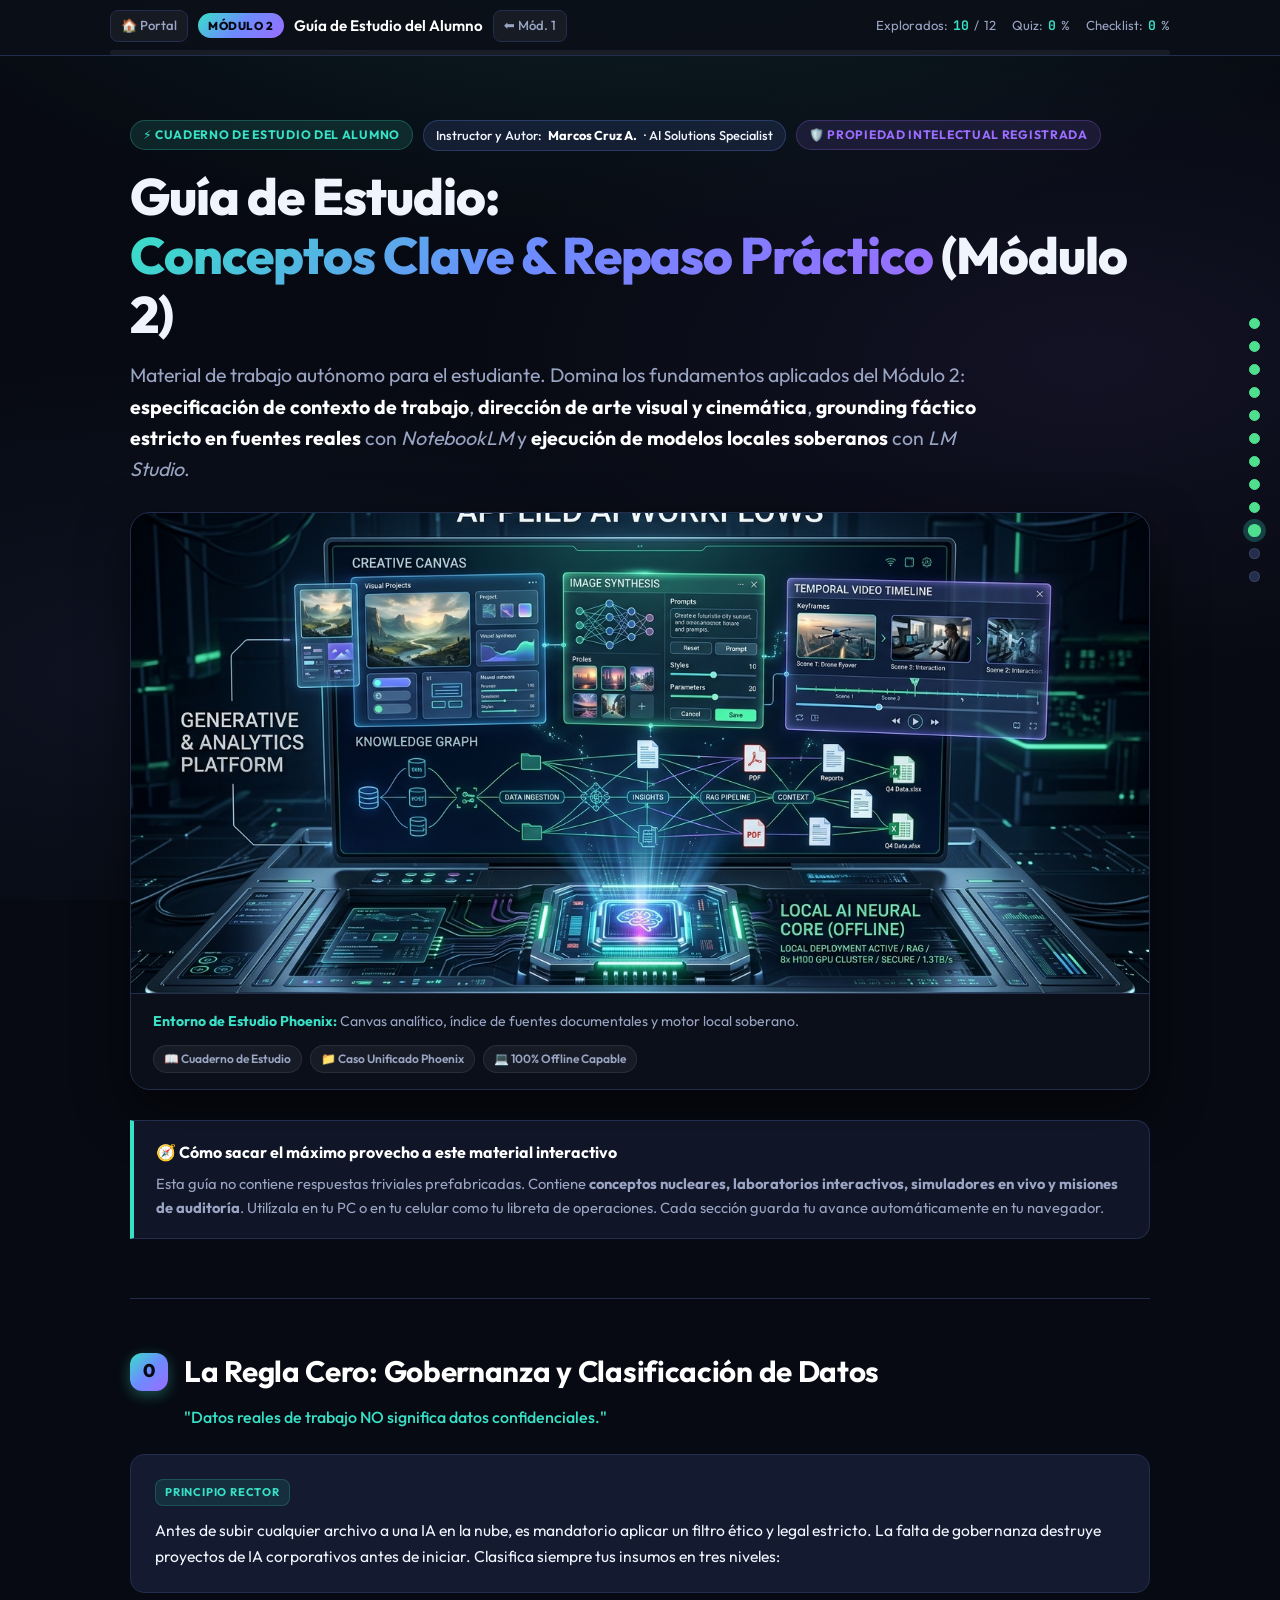
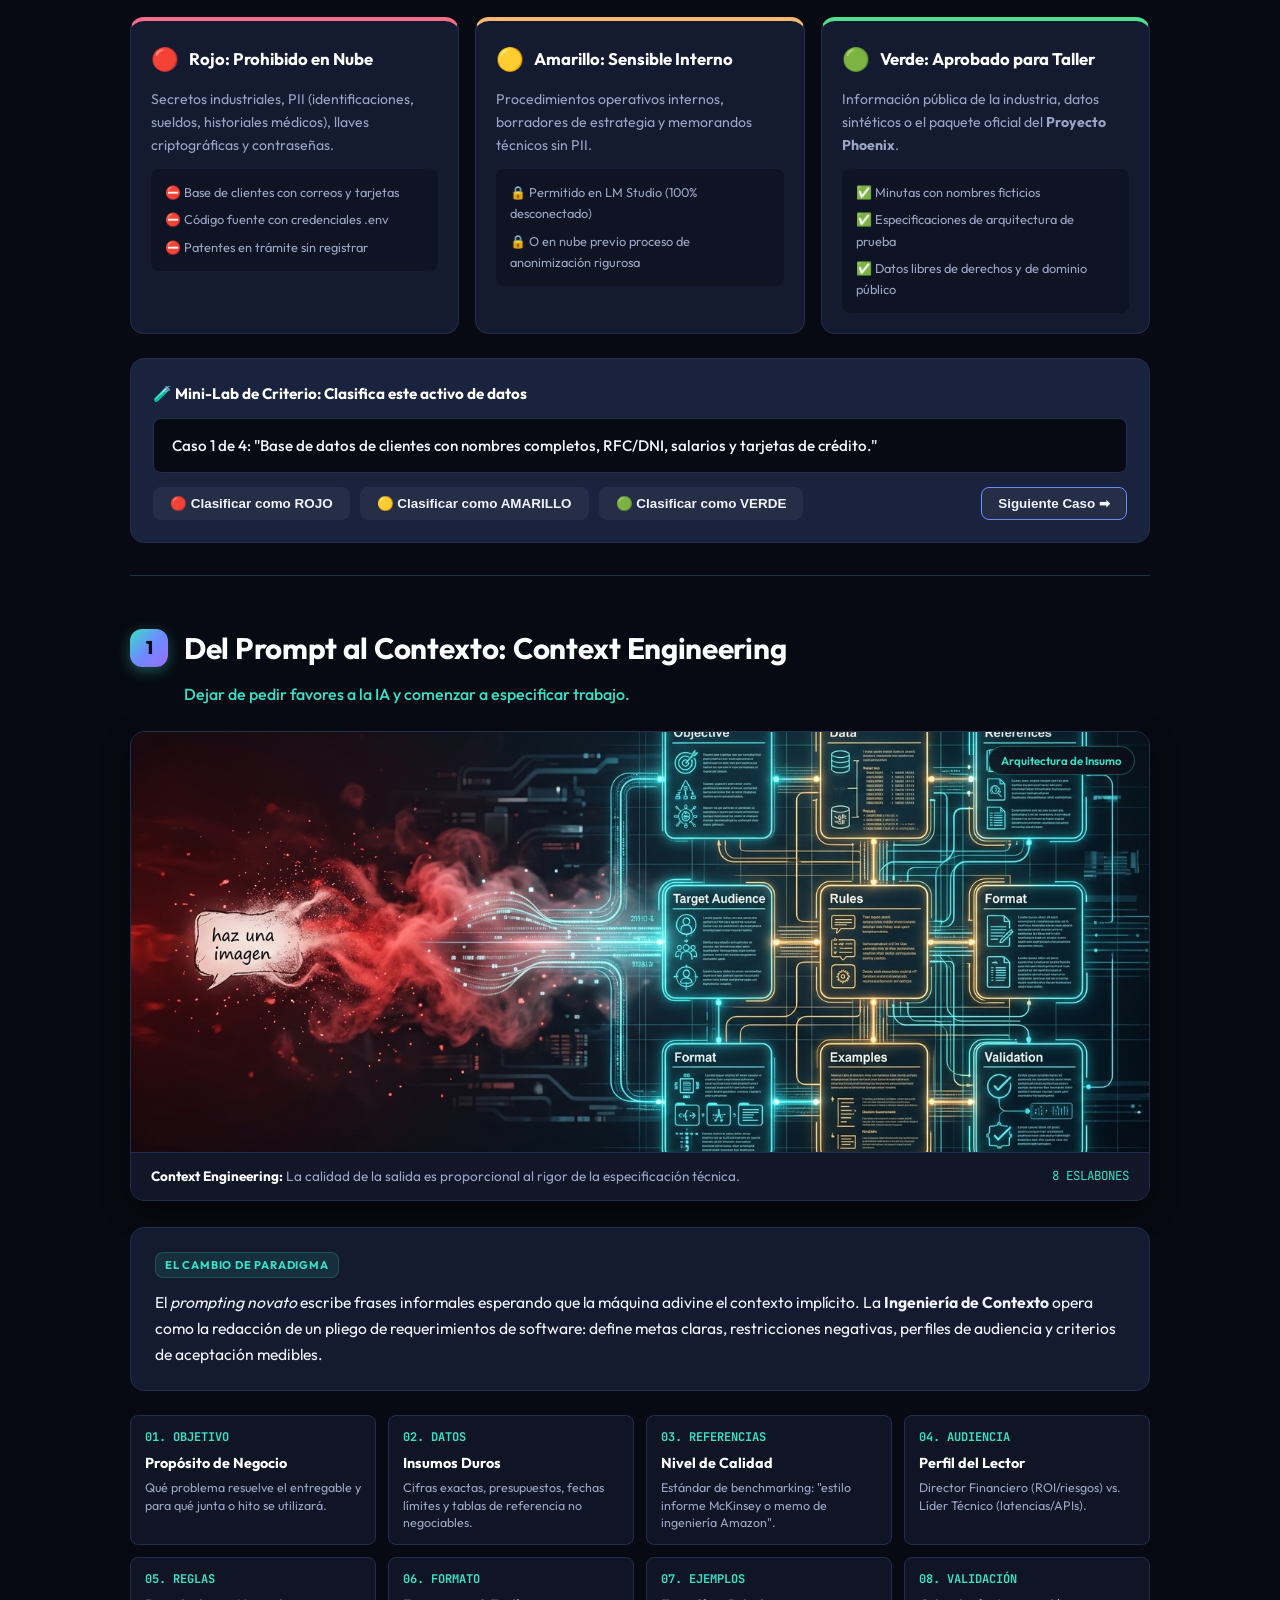
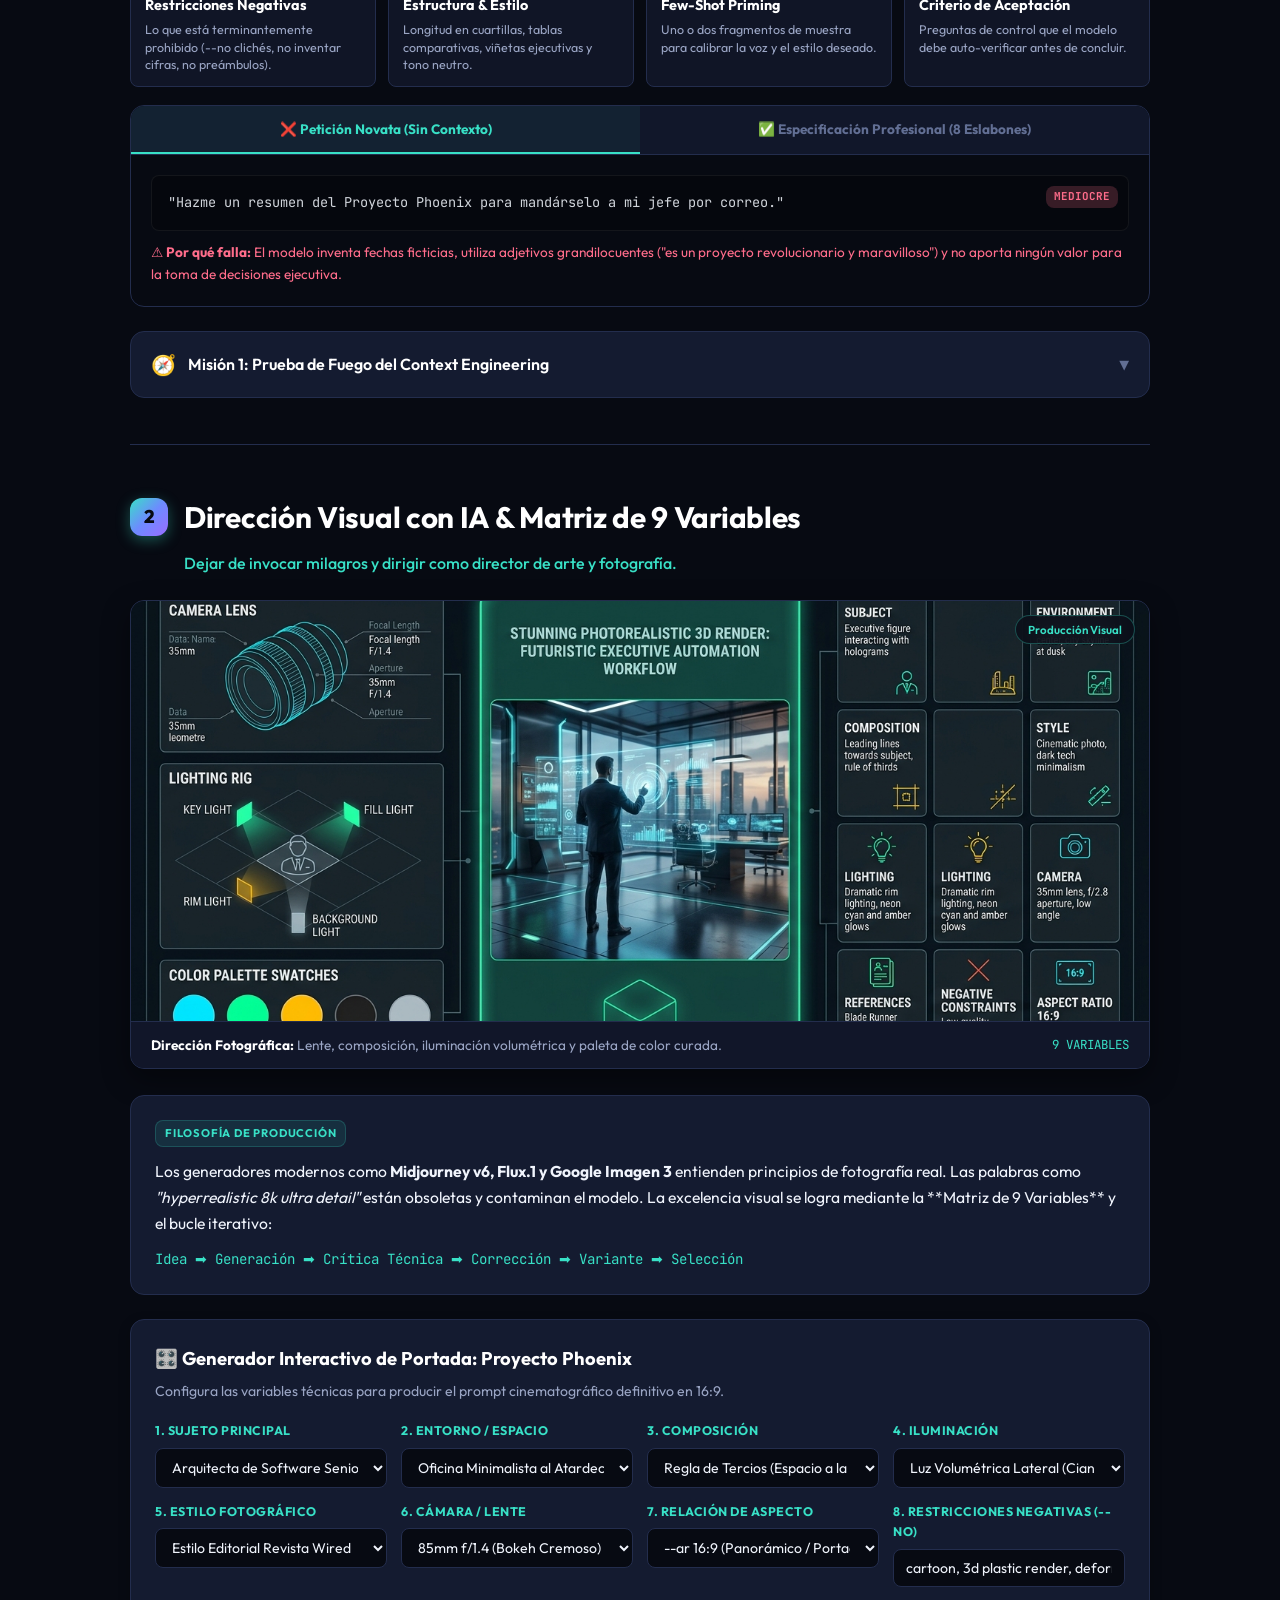
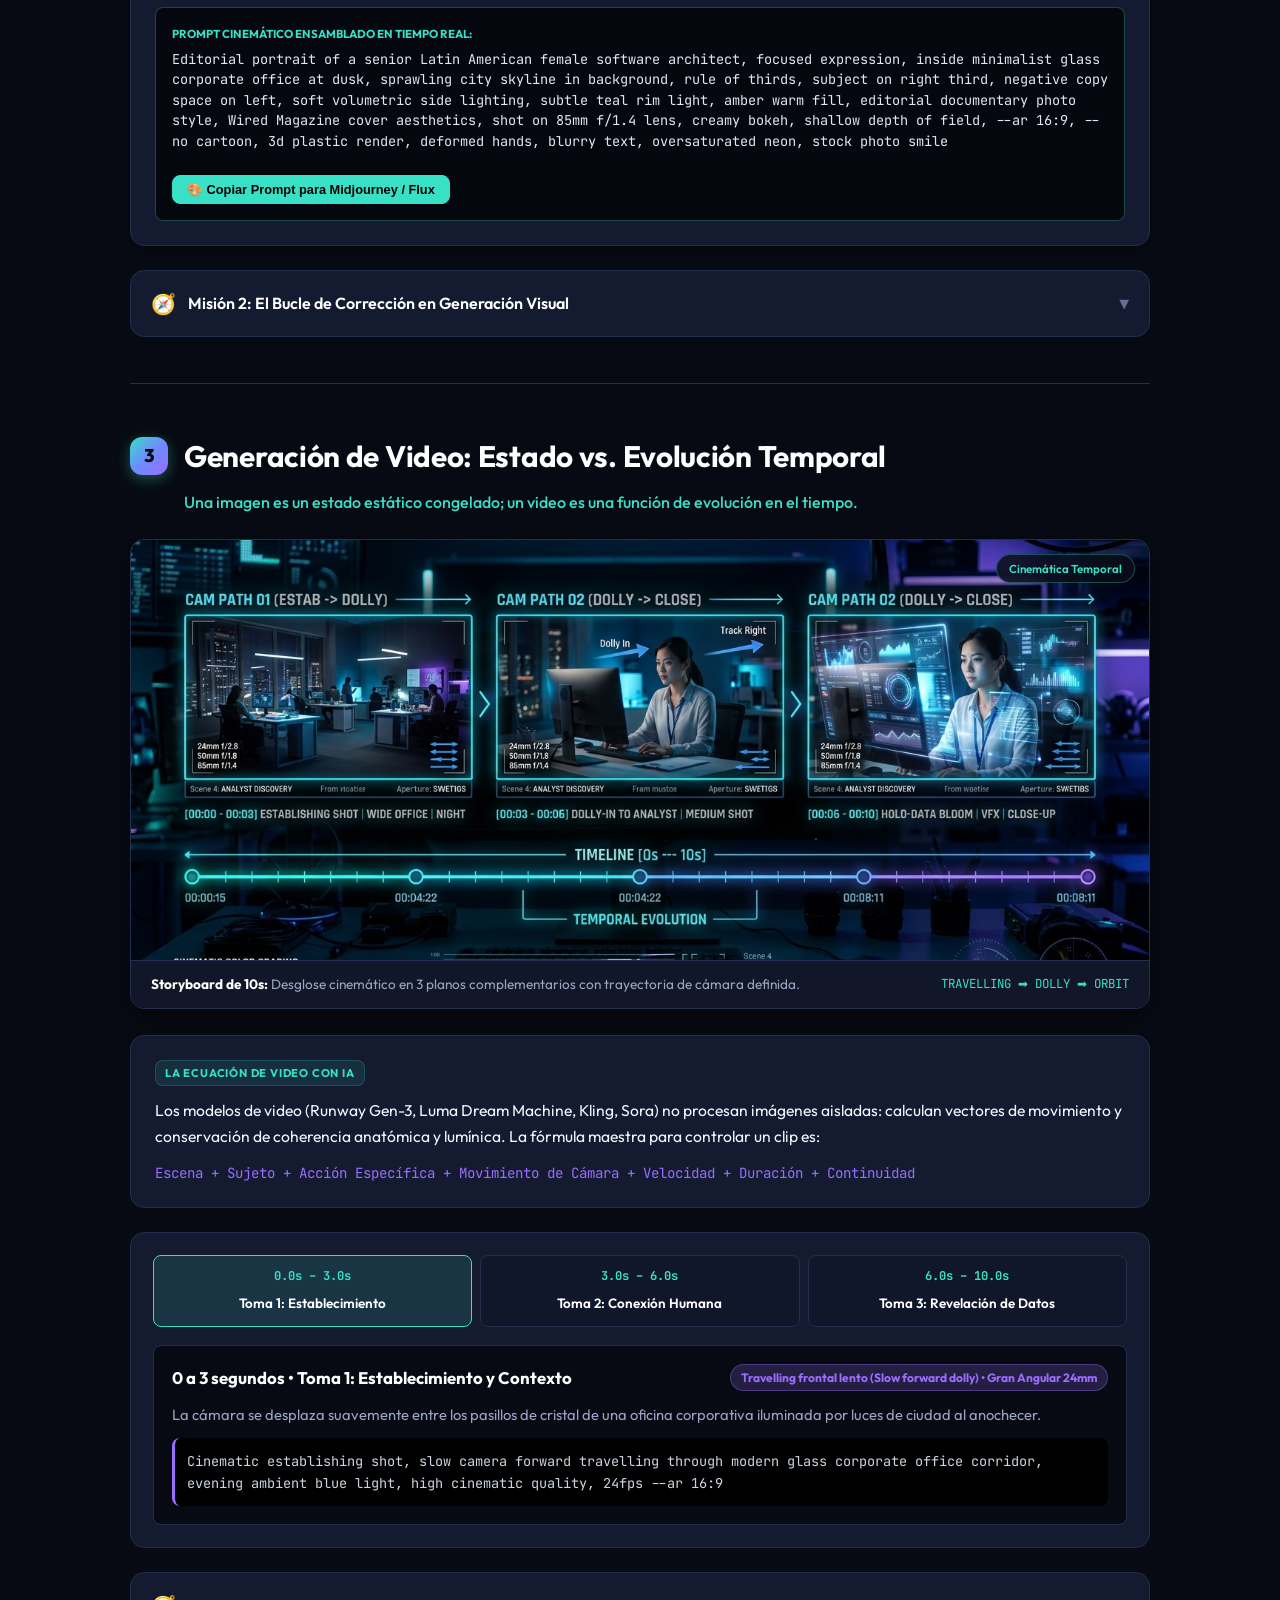
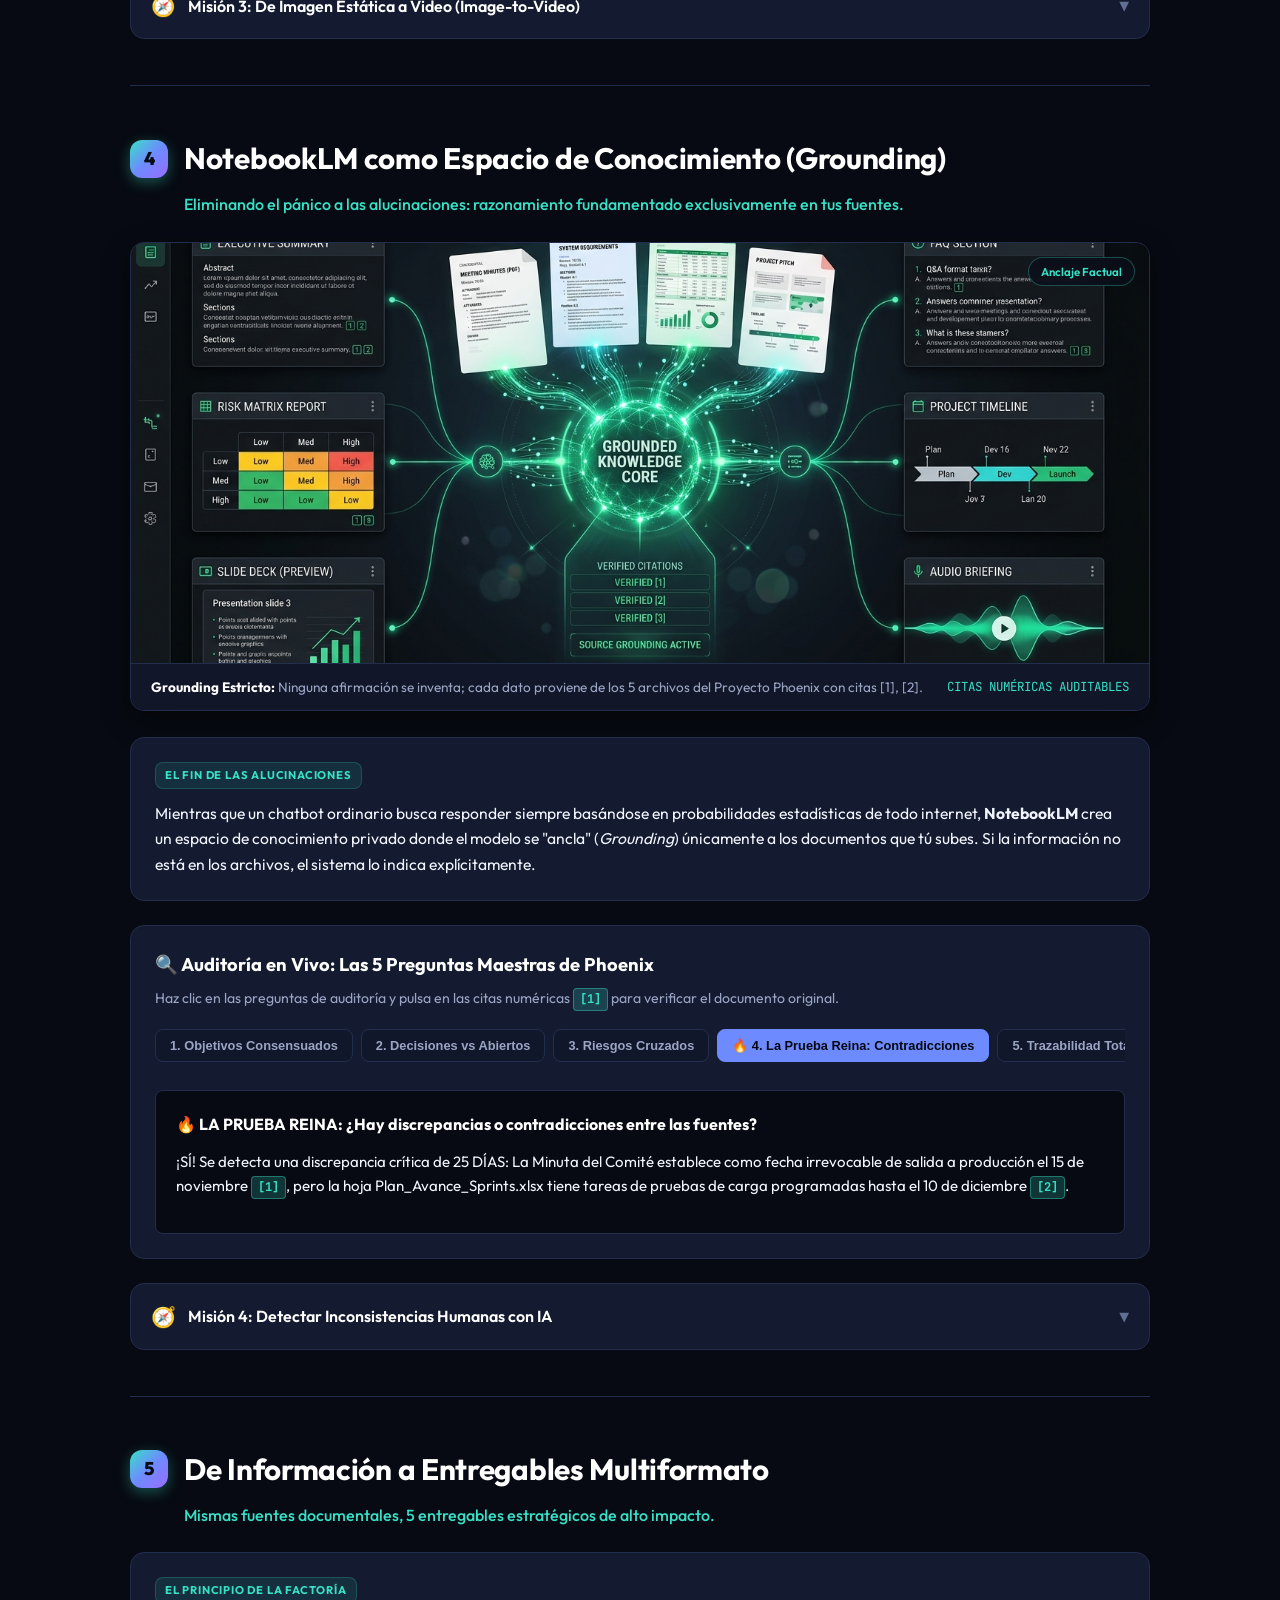
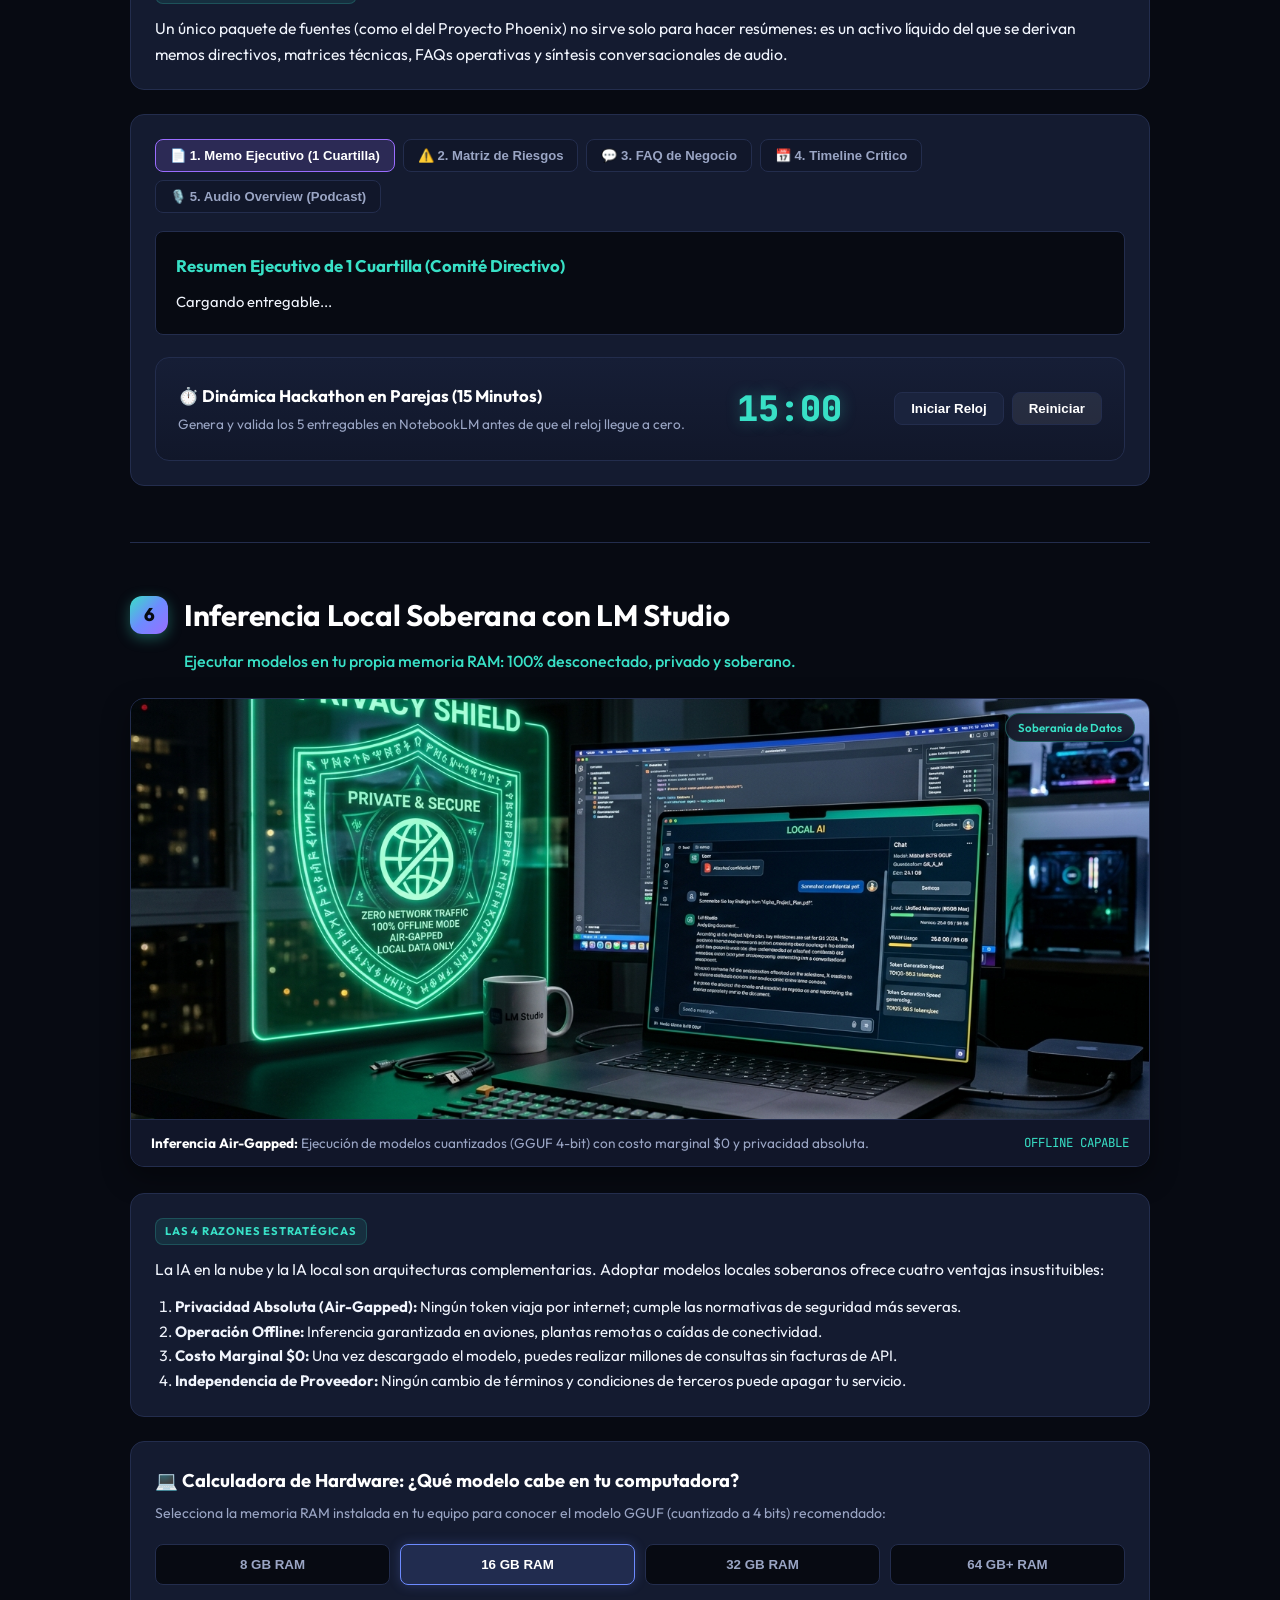
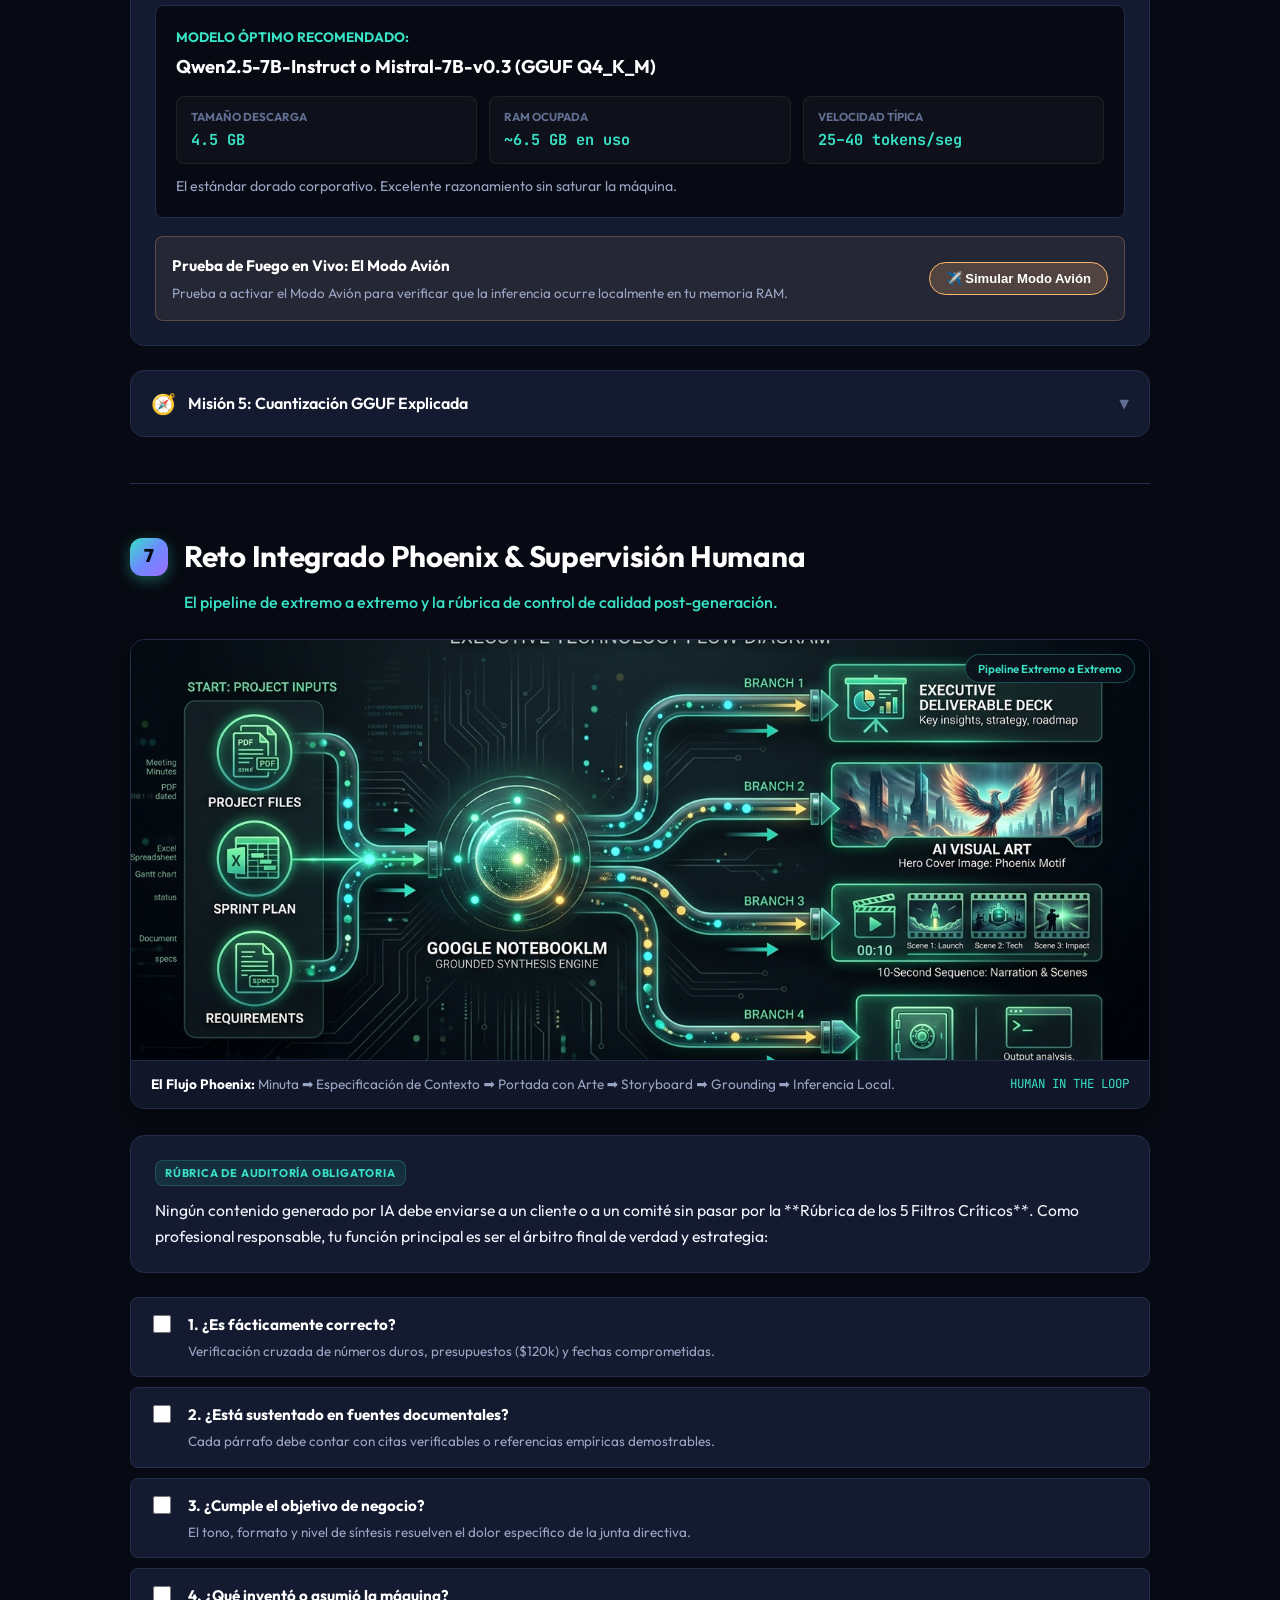
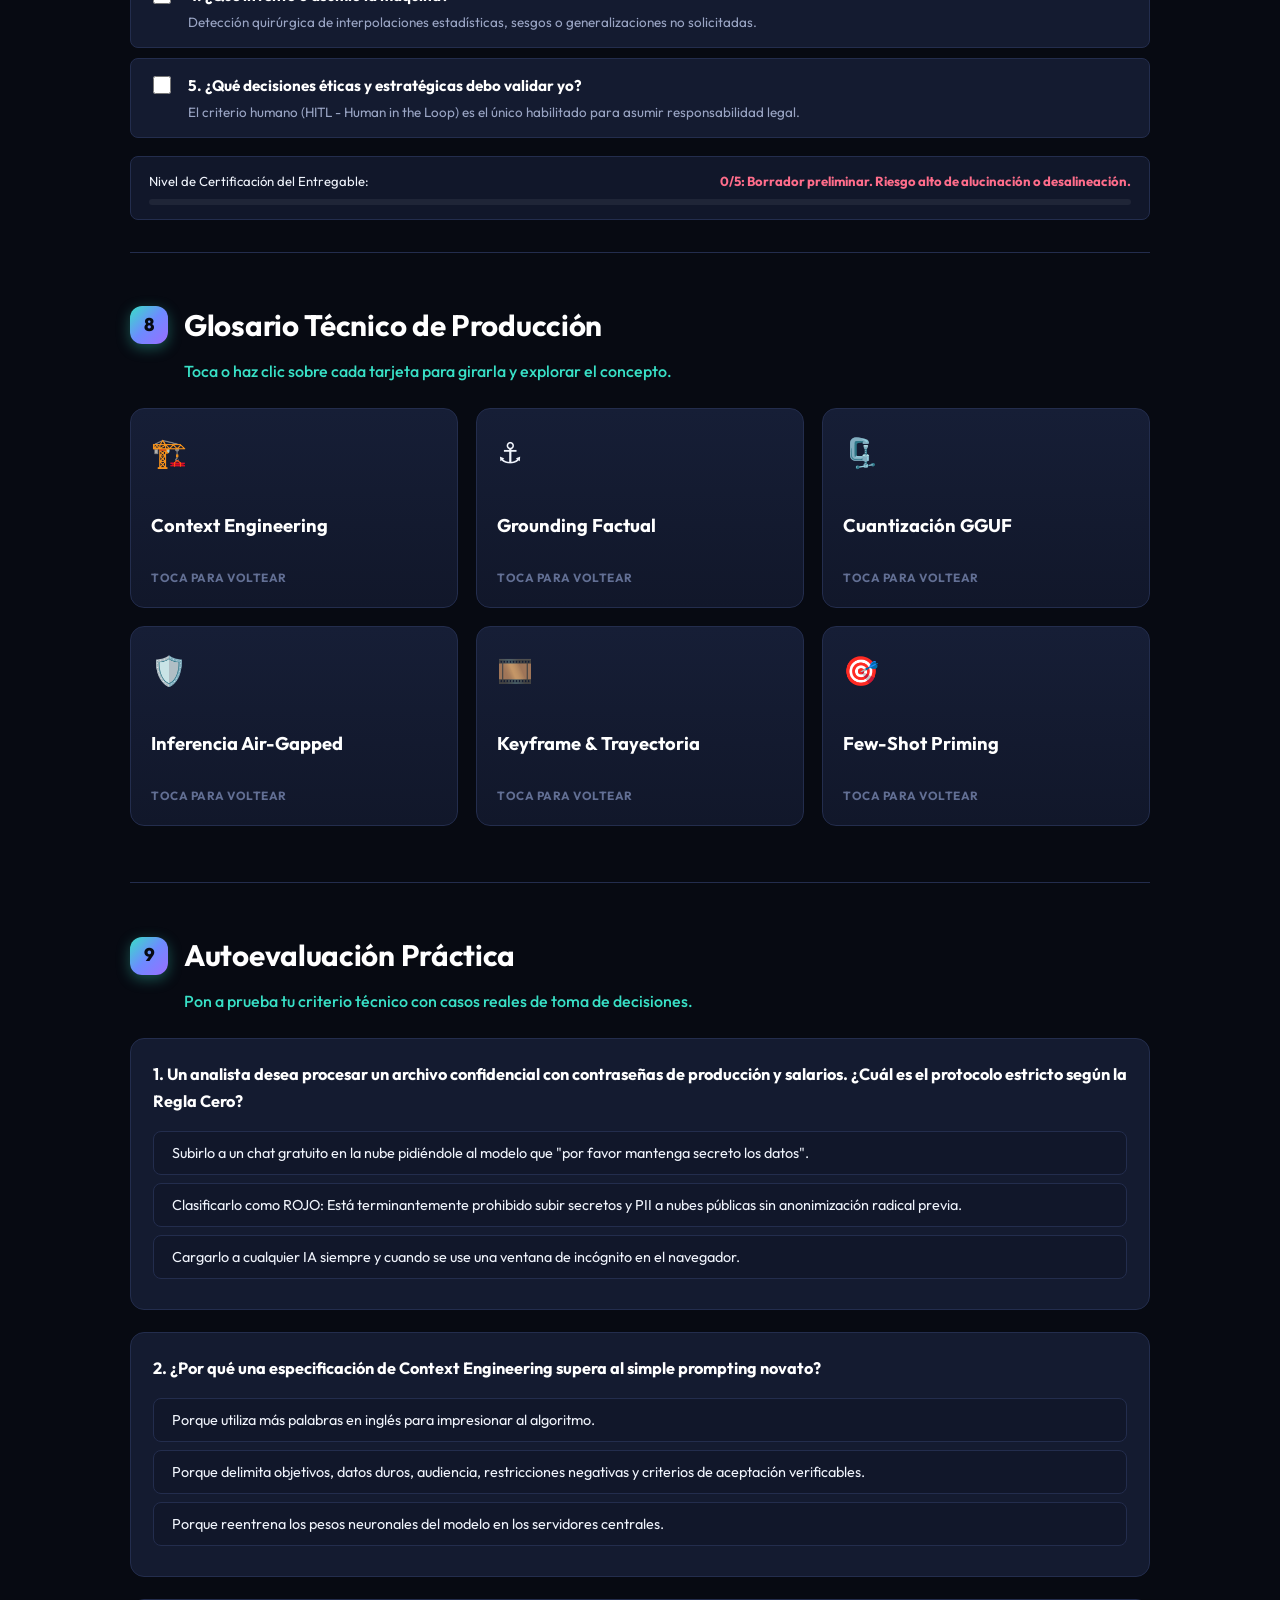
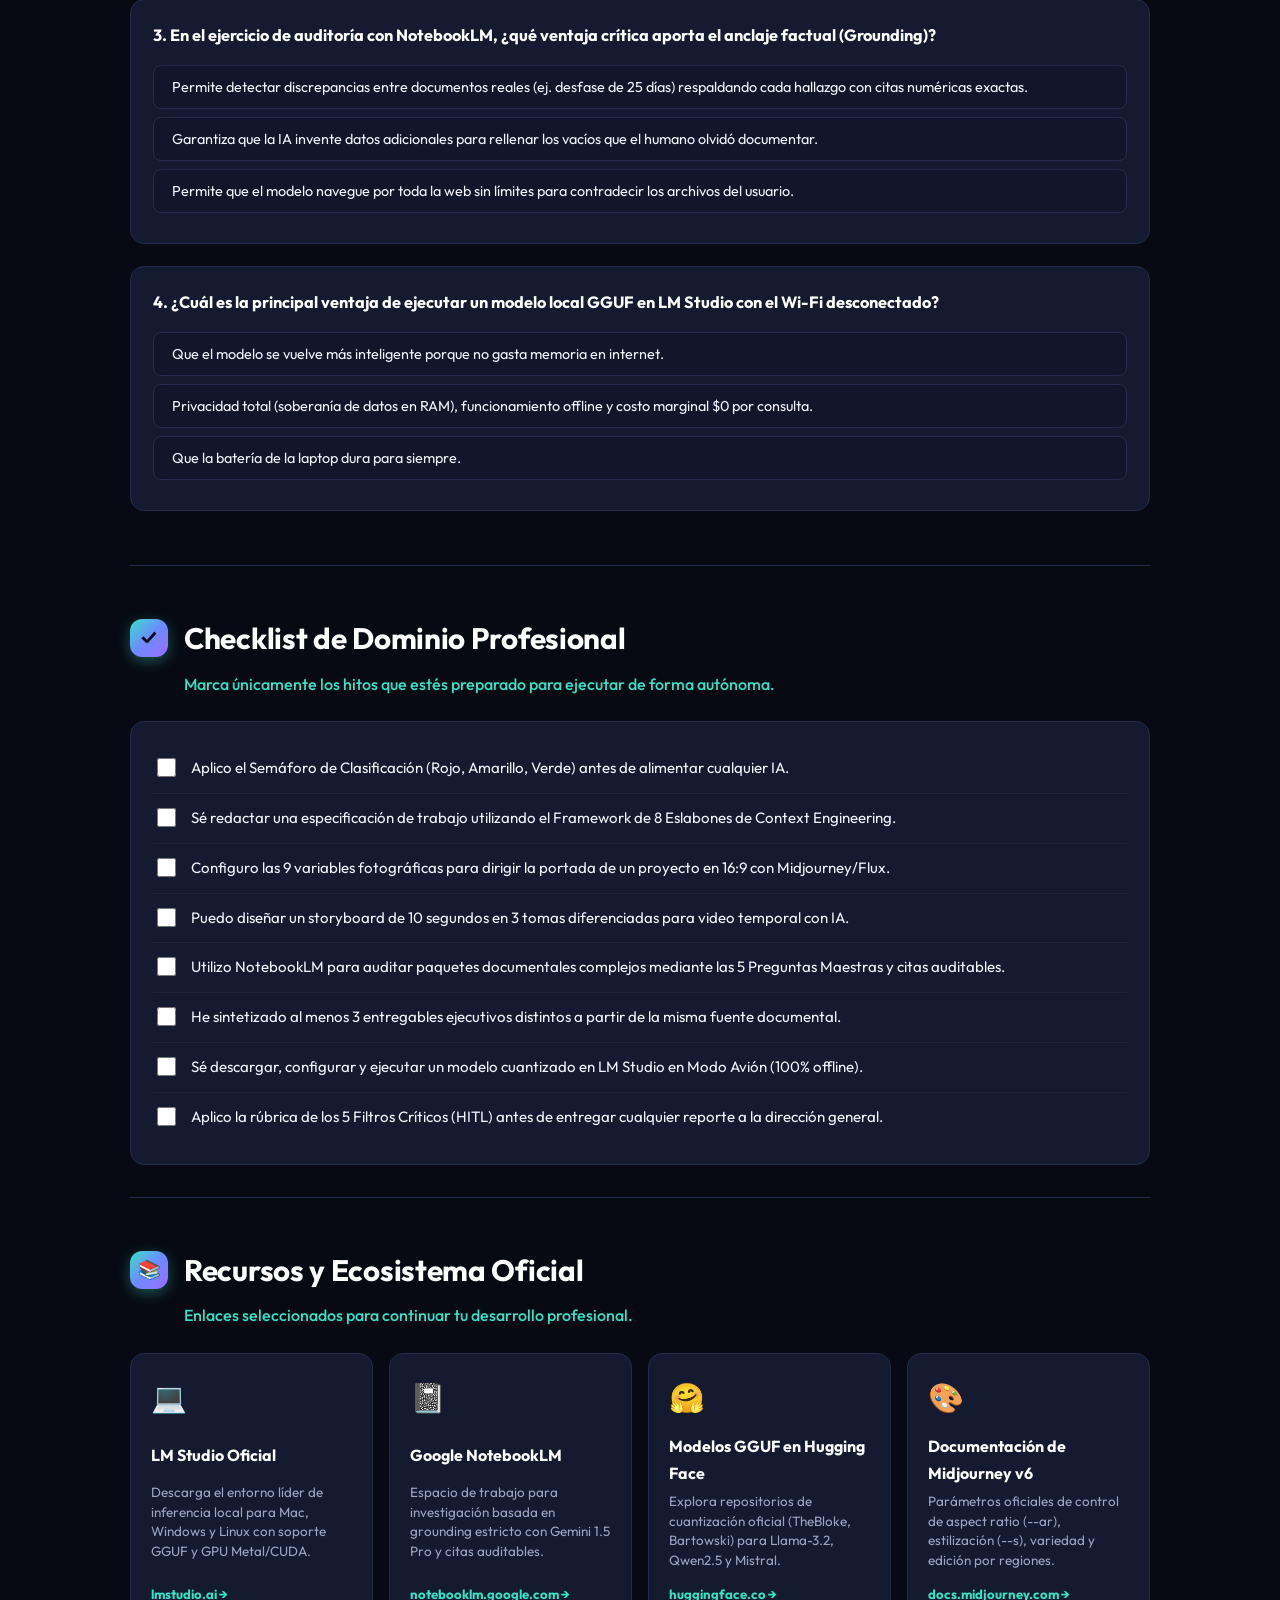
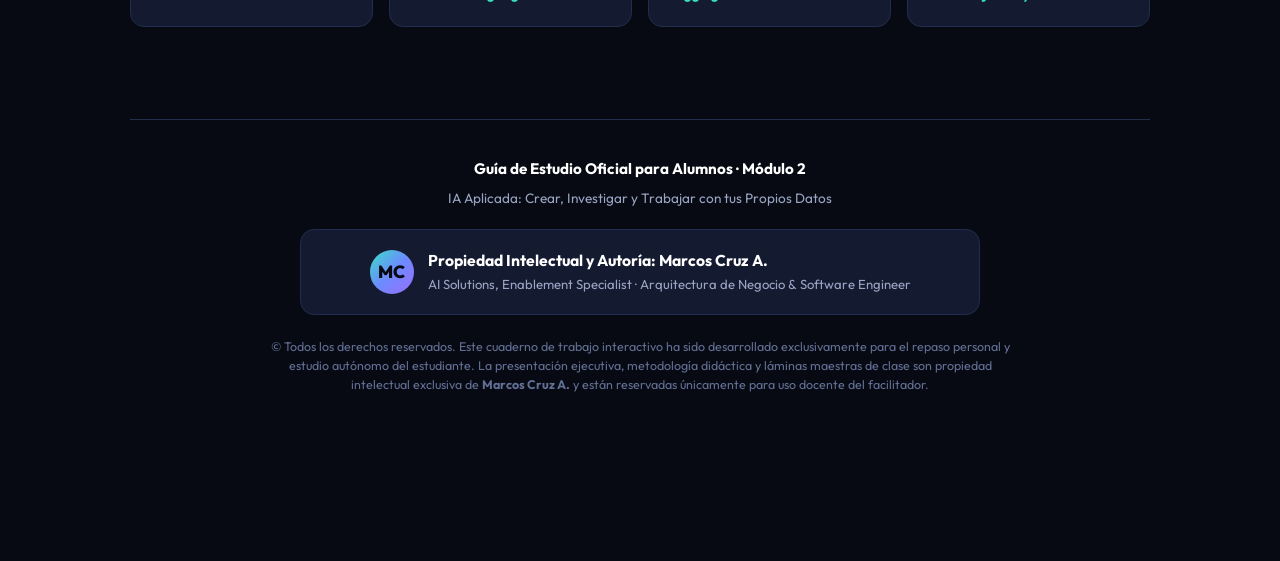
<file: guia2_estudio_interactiva.html>
<!DOCTYPE html>
<html lang="es">

<head>
  <meta charset="UTF-8">
  <meta name="viewport" content="width=device-width, initial-scale=1.0, maximum-scale=5.0">
  <title>Guía de Estudio Interactiva · Módulo 2: IA Aplicada: Crear, Investigar y Trabajar con tus Propios Datos | Instructor: Marcos Cruz A.</title>
  <meta name="description" content="Guía interactiva avanzada y responsive del Módulo 2 de IA: Context Engineering, Dirección de Arte Visual, Video Temporal, Grounding Factual en NotebookLM e Inferencia Local Soberana con LM Studio.">
  <meta name="author" content="Marcos Cruz A.">

  <!-- Tipografía Google Fonts -->
  <link rel="preconnect" href="https://fonts.googleapis.com">
  <link rel="preconnect" href="https://fonts.gstatic.com" crossorigin>
  <link href="https://fonts.googleapis.com/css2?family=Outfit:wght@300;400;500;600;700;800&family=JetBrains+Mono:wght@400;500;600;700&display=swap" rel="stylesheet">

  <!-- Estilos del Módulo 2 -->
  <link rel="stylesheet" href="guia_estudio_modulo2.css">
</head>

<body>

  <!-- ====================================================================
       STICKY PROGRESS & NAV HEADER
       ==================================================================== -->
  <header class="progress-sticky">
    <div class="progress-container-inner">
      <div class="progress-top-row">
        <div class="brand-badge-group">
          <a href="index.html" class="nav-module-link" title="Volver al Portal de Guías">🏠 Portal</a>
          <span class="badge-tag">MÓDULO 2</span>
          <span class="progress-title">Guía de Estudio del Alumno</span>
          <a href="guia1_estudio_interactiva.html" class="nav-module-link" title="Ir a la Guía del Módulo 1">⬅ Mód. 1</a>
        </div>
        <div class="progress-stats">
          <div class="stat-item">
            <span>Explorados:</span>
            <strong id="statExplored">0</strong>/<span id="statTotal">0</span>
          </div>
          <div class="stat-item">
            <span>Quiz:</span>
            <strong id="statQuiz">0</strong>%
          </div>
          <div class="stat-item">
            <span>Checklist:</span>
            <strong id="statChecklist">0</strong>%
          </div>
        </div>
      </div>
      <div class="progress-bar-outer">
        <div class="progress-bar-inner" id="progressBar"></div>
      </div>
    </div>
  </header>

  <!-- Indicadores de Navegación Lateral (Desktop) -->
  <nav class="nav-dots" id="navDots" aria-label="Navegación rápida de secciones"></nav>

  <!-- ====================================================================
       MAIN WRAPPER
       ==================================================================== -->
  <main class="wrap">

    <!-- HERO SECTION -->
    <section class="hero" id="hero">
      <div class="hero-meta-row">
        <span class="hero-tag">⚡ Cuaderno de Estudio del Alumno</span>
        <span class="hero-author-badge">Instructor y Autor: <strong>Marcos Cruz A.</strong> · AI Solutions Specialist</span>
        <span class="hero-tag" style="background: rgba(154,109,255,0.12); color: var(--accent-purple); border-color: rgba(154,109,255,0.25);">
          🛡️ Propiedad Intelectual Registrada
        </span>
      </div>

      <h1 class="hero-title">
        Guía de Estudio: <span class="gradient-text">Conceptos Clave & Repaso Práctico</span> (Módulo 2)
      </h1>

      <p class="hero-lead">
        Material de trabajo autónomo para el estudiante. Domina los fundamentos aplicados del Módulo 2: <strong>especificación de contexto de trabajo</strong>, <strong>dirección de arte visual y cinemática</strong>, <strong>grounding fáctico estricto en fuentes reales</strong> con <em>NotebookLM</em> y <strong>ejecución de modelos locales soberanos</strong> con <em>LM Studio</em>.
      </p>

      <!-- Portada Visual del Módulo -->
      <div class="hero-media-card">
        <img src="assets/modulo2_cover.jpg" alt="Canvas multimodal y analítico de IA Aplicada con grafos y modelos locales" class="hero-cover-img" loading="eager">
        <div class="hero-card-footer">
          <div class="hero-caption">
            <strong>Entorno de Estudio Phoenix:</strong> Canvas analítico, índice de fuentes documentales y motor local soberano.
          </div>
          <div class="hero-stats-pills">
            <span class="mini-pill">📖 Cuaderno de Estudio</span>
            <span class="mini-pill">📁 Caso Unificado Phoenix</span>
            <span class="mini-pill">💻 100% Offline Capable</span>
          </div>
        </div>
      </div>

      <!-- Cuadro de Instrucciones Didácticas -->
      <div class="guide-instructions">
        <h3>🧭 Cómo sacar el máximo provecho a este material interactivo</h3>
        <p>
          Esta guía no contiene respuestas triviales prefabricadas. Contiene <strong>conceptos nucleares, laboratorios interactivos, simuladores en vivo y misiones de auditoría</strong>. Utilízala en tu PC o en tu celular como tu libreta de operaciones. Cada sección guarda tu avance automáticamente en tu navegador.
        </p>
      </div>
    </section>

    <!-- ====================================================================
         BLOQUE 0: REGLA CERO & GOBERNANZA DE DATOS
         ==================================================================== -->
    <section class="block-section" id="s0">
      <div class="block-head">
        <span class="block-num">0</span>
        <h2>La Regla Cero: Gobernanza y Clasificación de Datos</h2>
      </div>
      <p class="block-sub">"Datos reales de trabajo NO significa datos confidenciales."</p>

      <div class="concept-box">
        <span class="ctag">Principio Rector</span>
        <p>
          Antes de subir cualquier archivo a una IA en la nube, es mandatorio aplicar un filtro ético y legal estricto. La falta de gobernanza destruye proyectos de IA corporativos antes de iniciar. Clasifica siempre tus insumos en tres niveles:
        </p>
      </div>

      <!-- Semáforo de 3 Niveles -->
      <div class="traffic-light-grid">
        <div class="traffic-card red">
          <div class="traffic-head">
            <span class="traffic-icon">🔴</span>
            <h4>Rojo: Prohibido en Nube</h4>
          </div>
          <p>Secretos industriales, PII (identificaciones, sueldos, historiales médicos), llaves criptográficas y contraseñas.</p>
          <ul class="traffic-examples-list">
            <li>⛔ Base de clientes con correos y tarjetas</li>
            <li>⛔ Código fuente con credenciales .env</li>
            <li>⛔ Patentes en trámite sin registrar</li>
          </ul>
        </div>

        <div class="traffic-card yellow">
          <div class="traffic-head">
            <span class="traffic-icon">🟡</span>
            <h4>Amarillo: Sensible Interno</h4>
          </div>
          <p>Procedimientos operativos internos, borradores de estrategia y memorandos técnicos sin PII.</p>
          <ul class="traffic-examples-list">
            <li>🔒 Permitido en LM Studio (100% desconectado)</li>
            <li>🔒 O en nube previo proceso de anonimización rigurosa</li>
          </ul>
        </div>

        <div class="traffic-card green">
          <div class="traffic-head">
            <span class="traffic-icon">🟢</span>
            <h4>Verde: Aprobado para Taller</h4>
          </div>
          <p>Información pública de la industria, datos sintéticos o el paquete oficial del <strong>Proyecto Phoenix</strong>.</p>
          <ul class="traffic-examples-list">
            <li>✅ Minutas con nombres ficticios</li>
            <li>✅ Especificaciones de arquitectura de prueba</li>
            <li>✅ Datos libres de derechos y de dominio público</li>
          </ul>
        </div>
      </div>

      <!-- Mini-Lab Interactivo de Clasificación -->
      <div class="classifier-lab">
        <div class="classifier-lab-title">
          <span>🧪 Mini-Lab de Criterio: Clasifica este activo de datos</span>
        </div>
        <div class="classifier-scenario-box">
          <p class="scenario-text" id="scenarioText">Cargando escenario...</p>
        </div>
        <div class="classifier-buttons-row">
          <button class="btn-classify" data-tier="red">🔴 Clasificar como ROJO</button>
          <button class="btn-classify" data-tier="yellow">🟡 Clasificar como AMARILLO</button>
          <button class="btn-classify" data-tier="green">🟢 Clasificar como VERDE</button>
          <button class="btn-classify" id="btnNextScenario" style="margin-left: auto; border-color: var(--accent-blue);">Siguiente Caso ➡</button>
        </div>
        <div class="classifier-feedback" id="scenarioFeedback"></div>
      </div>
    </section>

    <!-- ====================================================================
         BLOQUE 1: CONTEXT ENGINEERING
         ==================================================================== -->
    <section class="block-section" id="s1">
      <div class="block-head">
        <span class="block-num">1</span>
        <h2>Del Prompt al Contexto: Context Engineering</h2>
      </div>
      <p class="block-sub">Dejar de pedir favores a la IA y comenzar a especificar trabajo.</p>

      <!-- Asset Técnico Context Engineering -->
      <div class="block-media-showcase">
        <div class="media-image-container">
          <img src="assets/context_engineering.jpg" alt="Context Engineering: El Framework de 8 Eslabones de Especificación" loading="lazy">
          <span class="media-badge-overlay">Arquitectura de Insumo</span>
        </div>
        <div class="media-caption-bar">
          <span><strong>Context Engineering:</strong> La calidad de la salida es proporcional al rigor de la especificación técnica.</span>
          <span style="color: var(--accent-cyan); font-family: var(--font-mono); font-size: 0.78rem;">8 ESLABONES</span>
        </div>
      </div>

      <div class="concept-box">
        <span class="ctag">El Cambio de Paradigma</span>
        <p>
          El <em>prompting novato</em> escribe frases informales esperando que la máquina adivine el contexto implícito. La <strong>Ingeniería de Contexto</strong> opera como la redacción de un pliego de requerimientos de software: define metas claras, restricciones negativas, perfiles de audiencia y criterios de aceptación medibles.
        </p>
      </div>

      <!-- Framework de 8 Eslabones Grid -->
      <div class="framework-8-grid">
        <div class="link-item-card">
          <span class="link-num">01. OBJETIVO</span>
          <div class="link-title">Propósito de Negocio</div>
          <p class="link-desc">Qué problema resuelve el entregable y para qué junta o hito se utilizará.</p>
        </div>
        <div class="link-item-card">
          <span class="link-num">02. DATOS</span>
          <div class="link-title">Insumos Duros</div>
          <p class="link-desc">Cifras exactas, presupuestos, fechas límites y tablas de referencia no negociables.</p>
        </div>
        <div class="link-item-card">
          <span class="link-num">03. REFERENCIAS</span>
          <div class="link-title">Nivel de Calidad</div>
          <p class="link-desc">Estándar de benchmarking: "estilo informe McKinsey o memo de ingeniería Amazon".</p>
        </div>
        <div class="link-item-card">
          <span class="link-num">04. AUDIENCIA</span>
          <div class="link-title">Perfil del Lector</div>
          <p class="link-desc">Director Financiero (ROI/riesgos) vs. Líder Técnico (latencias/APIs).</p>
        </div>
        <div class="link-item-card">
          <span class="link-num">05. REGLAS</span>
          <div class="link-title">Restricciones Negativas</div>
          <p class="link-desc">Lo que está terminantemente prohibido (--no clichés, no inventar cifras, no preámbulos).</p>
        </div>
        <div class="link-item-card">
          <span class="link-num">06. FORMATO</span>
          <div class="link-title">Estructura & Estilo</div>
          <p class="link-desc">Longitud en cuartillas, tablas comparativas, viñetas ejecutivas y tono neutro.</p>
        </div>
        <div class="link-item-card">
          <span class="link-num">07. EJEMPLOS</span>
          <div class="link-title">Few-Shot Priming</div>
          <p class="link-desc">Uno o dos fragmentos de muestra para calibrar la voz y el estilo deseado.</p>
        </div>
        <div class="link-item-card">
          <span class="link-num">08. VALIDACIÓN</span>
          <div class="link-title">Criterio de Aceptación</div>
          <p class="link-desc">Preguntas de control que el modelo debe auto-verificar antes de concluir.</p>
        </div>
      </div>

      <!-- Comparador Diff Interactivo -->
      <div class="diff-container">
        <div class="diff-header-tabs">
          <div class="diff-tab active" data-target="diff-pane-mediocre">❌ Petición Novata (Sin Contexto)</div>
          <div class="diff-tab" data-target="diff-pane-pro">✅ Especificación Profesional (8 Eslabones)</div>
        </div>

        <div class="diff-pane active" id="diff-pane-mediocre">
          <div class="code-box" id="codeMediocre">
            <span class="badge-mediocre">MEDIOCRE</span>
"Hazme un resumen del Proyecto Phoenix para mandárselo a mi jefe por correo."
          </div>
          <p style="font-size: 0.85rem; color: var(--accent-rose); margin: 10px 0 0;">
            ⚠️ <strong>Por qué falla:</strong> El modelo inventa fechas ficticias, utiliza adjetivos grandilocuentes ("es un proyecto revolucionario y maravilloso") y no aporta ningún valor para la toma de decisiones ejecutiva.
          </p>
        </div>

        <div class="diff-pane" id="diff-pane-pro">
          <div class="code-box" id="codePro">
            <span class="badge-pro">PRO 8 ESLABONES</span>
Actúa como Consultor Senior de Estrategia Tecnológica para el Directorio de Retail.

[OBJETIVO]
Genera un Memorando Ejecutivo de 1 cuartilla resumiendo el estado crítico del Proyecto Phoenix.

[DATOS DUROS]
- Presupuesto aprobado: $120,000 USD (Minuta Q3).
- Fecha comprometida en acta: 15 de noviembre.
- Cronograma de ingeniería: Sprints de prueba programados hasta el 10 de diciembre.

[AUDIENCIA]
Comité de Operaciones y Director Financiero (enfocados en gobernanza de riesgos y fechas).

[RESTRICCIONES NEGATIVAS (--no)]
- Prohibido usar frases de cortesía o clichés ("En el vertiginoso mundo moderno...").
- Prohibido ocultar la discrepancia de 25 días entre la minuta y los sprints de testing.
- Máximo 350 palabras.

[FORMATO]
1. Estado Actual (3 viñetas con cifras).
2. Riesgo Crítico de Fechas (Explicación del desfase de 25 días).
3. Recomendación de Mitigación (Decisiones requeridas en el comité).

[VALIDACIÓN]
Verifica que cada conclusión incluya la fuente exacta entre corchetes.
          </div>
          <button class="btn-copy-code" data-code-target="codePro">📋 Copiar Especificación Profesional</button>
        </div>
      </div>

      <!-- Misión de Investigación 1 -->
      <div class="accordion" data-id="acc1">
        <div class="accordion-head">
          <div class="ah-left">
            <span class="ah-icon">🧭</span>
            <h3>Misión 1: Prueba de Fuego del Context Engineering</h3>
          </div>
          <span class="chevron">▼</span>
        </div>
        <div class="accordion-body">
          <p>
            Copia ambos textos en tu modelo de lenguaje favorito (Claude 3.5 Sonnet, Gemini 1.5 Pro o GPT-4o) y compara los resultados. Analiza cómo la especificación de 8 eslabones elimina la prosa de relleno y fuerza al modelo a razonar sobre los trade-offs de negocio.
          </p>
          <div class="research-prompt">
            <span class="rp-tag">Pregunta Disparadora para tu IA</span>
            <p>"¿Cuáles son las diferencias entre Few-Shot Priming y Zero-Shot en el diseño de prompts complejos?"</p>
          </div>
          <div class="search-term-row">
            <span class="search-term-chip">🔎 context engineering framework</span>
            <span class="search-term-chip">🔎 few-shot prompting best practices</span>
            <span class="search-term-chip">🔎 system prompt vs user prompt architecture</span>
          </div>
        </div>
      </div>
    </section>

    <!-- ====================================================================
         BLOQUE 2: DIRECCIÓN VISUAL CON IA
         ==================================================================== -->
    <section class="block-section" id="s2">
      <div class="block-head">
        <span class="block-num">2</span>
        <h2>Dirección Visual con IA & Matriz de 9 Variables</h2>
      </div>
      <p class="block-sub">Dejar de invocar milagros y dirigir como director de arte y fotografía.</p>

      <!-- Asset Técnico Dirección Visual -->
      <div class="block-media-showcase">
        <div class="media-image-container">
          <img src="assets/visual_direction.jpg" alt="Dirección de Arte y Matriz de 9 Variables de Producción" loading="lazy">
          <span class="media-badge-overlay">Producción Visual</span>
        </div>
        <div class="media-caption-bar">
          <span><strong>Dirección Fotográfica:</strong> Lente, composición, iluminación volumétrica y paleta de color curada.</span>
          <span style="color: var(--accent-cyan); font-family: var(--font-mono); font-size: 0.78rem;">9 VARIABLES</span>
        </div>
      </div>

      <div class="concept-box">
        <span class="ctag">Filosofía de Producción</span>
        <p>
          Los generadores modernos como <strong>Midjourney v6, Flux.1 y Google Imagen 3</strong> entienden principios de fotografía real. Las palabras como <em>"hyperrealistic 8k ultra detail"</em> están obsoletas y contaminan el modelo. La excelencia visual se logra mediante la **Matriz de 9 Variables** y el bucle iterativo:
        </p>
        <p style="font-family: var(--font-mono); font-size: 0.88rem; color: var(--accent-cyan);">
          Idea ➡ Generación ➡ Crítica Técnica ➡ Corrección ➡ Variante ➡ Selección
        </p>
      </div>

      <!-- Micro-Herramienta: Matriz de 9 Variables (Prompt Builder) -->
      <div class="prompt-builder-tool">
        <div class="tool-header">
          <h3>🎛️ Generador Interactivo de Portada: Proyecto Phoenix</h3>
          <p>Configura las variables técnicas para producir el prompt cinematográfico definitivo en 16:9.</p>
        </div>

        <div class="variables-controls-grid">
          <div class="control-field">
            <label for="varSujeto">1. Sujeto Principal</label>
            <select id="varSujeto">
              <option value="Editorial portrait of a senior Latin American female software architect, focused expression">Arquitecta de Software Senior</option>
              <option value="High-tech enterprise server operations command center with real-time analytics screens">Centro de Mando de Servidores</option>
              <option value="Close-up of retail point of sale holographic payment transaction interface">Interfaz Holográfica de Pagos</option>
            </select>
          </div>

          <div class="control-field">
            <label for="varEntorno">2. Entorno / Espacio</label>
            <select id="varEntorno">
              <option value="inside minimalist glass corporate office at dusk, sprawling city skyline in background">Oficina Minimalista al Atardecer</option>
              <option value="modern clean server room with subtle neon blue rack illumination">Sala de Racks con Iluminación Azul</option>
              <option value="bright architectural atrium with natural diffused daylight and steel glass accents">Atrio Arquitectónico con Luz Natural</option>
            </select>
          </div>

          <div class="control-field">
            <label for="varComposicion">3. Composición</label>
            <select id="varComposicion">
              <option value="rule of thirds, subject on right third, negative copy space on left">Regla de Tercios (Espacio a la Izq)</option>
              <option value="medium close-up shot, eye-level angle, balanced framing">Plano Medio a la Altura de los Ojos</option>
              <option value="wide cinematic establishing composition with vanishing point lines">Plano Panorámico en Punto de Fuga</option>
            </select>
          </div>

          <div class="control-field">
            <label for="varIluminacion">4. Iluminación</label>
            <select id="varIluminacion">
              <option value="soft volumetric side lighting, subtle teal rim light, amber warm fill">Luz Volumétrica Lateral (Cian + Ámbar)</option>
              <option value="crisp high-contrast chiaroscuro corporate lighting">Claroscuro de Alto Contraste</option>
              <option value="golden hour soft warm sunlight through vertical window blinds">Luz Cálida a Través de Persianas</option>
            </select>
          </div>

          <div class="control-field">
            <label for="varEstilo">5. Estilo Fotográfico</label>
            <select id="varEstilo">
              <option value="editorial documentary photo style, Wired Magazine cover aesthetics">Estilo Editorial Revista Wired</option>
              <option value="hyper-realistic 35mm film grain, Hasselblad aesthetic, natural texture">Cámara 35mm con Grano Fino</option>
              <option value="clean corporate reportage, Leica color rendition, lifelike skin tones">Reportaje Corporativo Leica</option>
            </select>
          </div>

          <div class="control-field">
            <label for="varCamara">6. Cámara / Lente</label>
            <select id="varCamara">
              <option value="shot on 85mm f/1.4 lens, creamy bokeh, shallow depth of field">85mm f/1.4 (Bokeh Cremoso)</option>
              <option value="shot on 35mm f/2.0 lens, sharp environmental context">35mm f/2.0 (Contexto Nítido)</option>
              <option value="anamorphic cine lens, horizontal lens flares, cinematic 2.39:1 crop feel">Lente Anamórfica de Cine</option>
            </select>
          </div>

          <div class="control-field">
            <label for="varAspect">7. Relación de Aspecto</label>
            <select id="varAspect">
              <option value="--ar 16:9">--ar 16:9 (Panorámico / Portada)</option>
              <option value="--ar 21:9">--ar 21:9 (Ultrawide Cinemático)</option>
              <option value="--ar 4:5">--ar 4:5 (Vertical Móvil / Redes)</option>
            </select>
          </div>

          <div class="control-field">
            <label for="varNegativos">8. Restricciones Negativas (--no)</label>
            <input type="text" id="varNegativos" value="cartoon, 3d plastic render, deformed hands, blurry text, oversaturated neon, stock photo smile">
          </div>
        </div>

        <div class="generated-prompt-output">
          <span class="prompt-output-label">Prompt Cinemático Ensamblado en Tiempo Real:</span>
          <p class="prompt-text-result" id="promptOutput">Calculando prompt...</p>
          <button class="btn-copy-code" id="btnCopyPrompt" style="background: var(--accent-cyan); color: #000; border-color: var(--accent-cyan);">
            🎨 Copiar Prompt para Midjourney / Flux
          </button>
        </div>
      </div>

      <!-- Misión de Investigación 2 -->
      <div class="accordion" data-id="acc2">
        <div class="accordion-head">
          <div class="ah-left">
            <span class="ah-icon">🧭</span>
            <h3>Misión 2: El Bucle de Corrección en Generación Visual</h3>
          </div>
          <span class="chevron">▼</span>
        </div>
        <div class="accordion-body">
          <p>
            Genera una primera imagen con tu prompt. Luego aplica una crítica técnica: ¿las manos tienen 5 dedos?, ¿el texto en la pantalla parece una mezcla alienígena?, ¿la iluminación es consistente? En lugar de volver a escribir un prompt desde cero, utiliza la técnica de <em>Vary (Region) / Inpainting</em> para corregir únicamente el defecto visual detectado.
          </p>
          <div class="search-term-row">
            <span class="search-term-chip">🔎 inpainting midjourney flux</span>
            <span class="search-term-chip">🔎 aspect ratios in ai image generation</span>
            <span class="search-term-chip">🔎 camera focal lengths visual effect</span>
          </div>
        </div>
      </div>
    </section>

    <!-- ====================================================================
         BLOQUE 3: GENERACIÓN DE VIDEO
         ==================================================================== -->
    <section class="block-section" id="s3">
      <div class="block-head">
        <span class="block-num">3</span>
        <h2>Generación de Video: Estado vs. Evolución Temporal</h2>
      </div>
      <p class="block-sub">Una imagen es un estado estático congelado; un video es una función de evolución en el tiempo.</p>

      <!-- Asset Técnico Storyboard Video -->
      <div class="block-media-showcase">
        <div class="media-image-container">
          <img src="assets/video_storyboard.jpg" alt="Storyboard de 3 Tomas para Video con IA" loading="lazy">
          <span class="media-badge-overlay">Cinemática Temporal</span>
        </div>
        <div class="media-caption-bar">
          <span><strong>Storyboard de 10s:</strong> Desglose cinemático en 3 planos complementarios con trayectoria de cámara definida.</span>
          <span style="color: var(--accent-cyan); font-family: var(--font-mono); font-size: 0.78rem;">TRAVELLING ➡ DOLLY ➡ ORBIT</span>
        </div>
      </div>

      <div class="concept-box">
        <span class="ctag">La Ecuación de Video con IA</span>
        <p>
          Los modelos de video (Runway Gen-3, Luma Dream Machine, Kling, Sora) no procesan imágenes aisladas: calculan vectores de movimiento y conservación de coherencia anatómica y lumínica. La fórmula maestra para controlar un clip es:
        </p>
        <p style="font-family: var(--font-mono); font-size: 0.88rem; color: var(--accent-purple);">
          Escena + Sujeto + Acción Específica + Movimiento de Cámara + Velocidad + Duración + Continuidad
        </p>
      </div>

      <!-- Scrubber Interactivo de Storyboard -->
      <div class="storyboard-timeline-widget">
        <div class="timeline-scrubber">
          <div class="timeline-segment-btn active" data-shot="shot1">
            <span class="timeline-time-badge">0.0s – 3.0s</span>
            <span class="timeline-segment-title">Toma 1: Establecimiento</span>
          </div>
          <div class="timeline-segment-btn" data-shot="shot2">
            <span class="timeline-time-badge">3.0s – 6.0s</span>
            <span class="timeline-segment-title">Toma 2: Conexión Humana</span>
          </div>
          <div class="timeline-segment-btn" data-shot="shot3">
            <span class="timeline-time-badge">6.0s – 10.0s</span>
            <span class="timeline-segment-title">Toma 3: Revelación de Datos</span>
          </div>
        </div>

        <div class="storyboard-detail-card">
          <div class="storyboard-shot-header">
            <h4 id="shotTitle" style="margin: 0; color: #fff; font-size: 1.05rem;">Cargando toma...</h4>
            <span class="shot-camera-pill" id="shotCamera">Cámara</span>
          </div>
          <p id="shotAction" style="font-size: 0.92rem; color: var(--text-dim); margin: 0 0 10px;">Acción de la escena...</p>
          <div class="storyboard-prompt-spec" id="shotPrompt">Prompt cinemático...</div>
        </div>
      </div>

      <!-- Misión de Investigación 3 -->
      <div class="accordion" data-id="acc3">
        <div class="accordion-head">
          <div class="ah-left">
            <span class="ah-icon">🧭</span>
            <h3>Misión 3: De Imagen Estática a Video (Image-to-Video)</h3>
          </div>
          <span class="chevron">▼</span>
        </div>
        <div class="accordion-body">
          <p>
            Investiga por qué el método <strong>Image-to-Video (I2V)</strong> es infinitamente superior a <strong>Text-to-Video (T2V)</strong> en proyectos profesionales. ¿Cómo garantiza el uso de una imagen de partida (Keyframe) que los personajes, las marcas y la estética permanezcan coherentes entre tomas?
          </p>
          <div class="search-term-row">
            <span class="search-term-chip">🔎 image to video camera motions</span>
            <span class="search-term-chip">🔎 keyframe consistency in generative video</span>
            <span class="search-term-chip">🔎 motion brush runway gen-3</span>
          </div>
        </div>
      </div>
    </section>

    <!-- ====================================================================
         BLOQUE 4: NOTEBOOKLM & GROUNDING FACTUAL
         ==================================================================== -->
    <section class="block-section" id="s4">
      <div class="block-head">
        <span class="block-num">4</span>
        <h2>NotebookLM como Espacio de Conocimiento (Grounding)</h2>
      </div>
      <p class="block-sub">Eliminando el pánico a las alucinaciones: razonamiento fundamentado exclusivamente en tus fuentes.</p>

      <!-- Asset Técnico NotebookLM Grounding -->
      <div class="block-media-showcase">
        <div class="media-image-container">
          <img src="assets/notebooklm_grounding.jpg" alt="NotebookLM: Grounding Factual y Citación de Fuentes" loading="lazy">
          <span class="media-badge-overlay">Anclaje Factual</span>
        </div>
        <div class="media-caption-bar">
          <span><strong>Grounding Estricto:</strong> Ninguna afirmación se inventa; cada dato proviene de los 5 archivos del Proyecto Phoenix con citas [1], [2].</span>
          <span style="color: var(--accent-cyan); font-family: var(--font-mono); font-size: 0.78rem;">CITAS NUMÉRICAS AUDITABLES</span>
        </div>
      </div>

      <div class="concept-box">
        <span class="ctag">El Fin de las Alucinaciones</span>
        <p>
          Mientras que un chatbot ordinario busca responder siempre basándose en probabilidades estadísticas de todo internet, <strong>NotebookLM</strong> crea un espacio de conocimiento privado donde el modelo se "ancla" (<em>Grounding</em>) únicamente a los documentos que tú subes. Si la información no está en los archivos, el sistema lo indica explícitamente.
        </p>
      </div>

      <!-- Simulador de Auditoría Factual con Citas Clicables -->
      <div class="grounding-audit-widget">
        <div class="tool-header">
          <h3>🔍 Auditoría en Vivo: Las 5 Preguntas Maestras de Phoenix</h3>
          <p>Haz clic en las preguntas de auditoría y pulsa en las citas numéricas <span class="citation-chip">[1]</span> para verificar el documento original.</p>
        </div>

        <div class="audit-questions-nav">
          <button class="audit-q-btn" data-q="q1">1. Objetivos Consensuados</button>
          <button class="audit-q-btn" data-q="q2">2. Decisiones vs Abiertos</button>
          <button class="audit-q-btn" data-q="q3">3. Riesgos Cruzados</button>
          <button class="audit-q-btn active" data-q="q4">🔥 4. La Prueba Reina: Contradicciones</button>
          <button class="audit-q-btn" data-q="q5">5. Trazabilidad Total</button>
        </div>

        <div class="audit-response-card">
          <h4 class="audit-q-title" id="auditQTitle">Cargando pregunta...</h4>
          <p class="audit-grounded-text" id="auditText">Cargando análisis fundamentado...</p>

          <!-- Drawer de Evidencia Original -->
          <div class="source-evidence-drawer" id="sourceEvidenceDrawer">
            <div class="evidence-title" id="evidenceTitle">📄 Fuente Original</div>
            <p id="evidenceQuote" style="font-family: var(--font-mono); margin: 0; font-size: 0.88rem; color: #fff;">Fragmento citado...</p>
          </div>
        </div>
      </div>

      <!-- Misión de Investigación 4 -->
      <div class="accordion" data-id="acc4">
        <div class="accordion-head">
          <div class="ah-left">
            <span class="ah-icon">🧭</span>
            <h3>Misión 4: Detectar Inconsistencias Humanas con IA</h3>
          </div>
          <span class="chevron">▼</span>
        </div>
        <div class="accordion-body">
          <p>
            En organizaciones reales, los líderes comerciales firman compromisos sin consultar las hojas de cálculo del equipo de ingeniería. Sube dos documentos deliberadamente contradictorios a NotebookLM y formula esta pregunta exacta:
          </p>
          <div class="research-prompt">
            <span class="rp-tag">Prompt de Auditoría Forense</span>
            <p>"Compara los plazos expresados en el documento A frente a las fechas de los sprints del documento B. ¿Existe algún desfase temporal? Cita los números de página exactos."</p>
          </div>
          <div class="search-term-row">
            <span class="search-term-chip">🔎 grounding in llm explained</span>
            <span class="search-term-chip">🔎 notebooklm use cases enterprise</span>
            <span class="search-term-chip">🔎 source citations rag architectures</span>
          </div>
        </div>
      </div>
    </section>

    <!-- ====================================================================
         BLOQUE 5: FACTORÍA MULTIFORMATO & HACKATHON
         ==================================================================== -->
    <section class="block-section" id="s5">
      <div class="block-head">
        <span class="block-num">5</span>
        <h2>De Información a Entregables Multiformato</h2>
      </div>
      <p class="block-sub">Mismas fuentes documentales, 5 entregables estratégicos de alto impacto.</p>

      <div class="concept-box">
        <span class="ctag">El Principio de la Factoría</span>
        <p>
          Un único paquete de fuentes (como el del Proyecto Phoenix) no sirve solo para hacer resúmenes: es un activo líquido del que se derivan memos directivos, matrices técnicas, FAQs operativas y síntesis conversacionales de audio.
        </p>
      </div>

      <!-- Visor de Entregables Multiformato -->
      <div class="deliverables-factory-widget">
        <div class="factory-tabs-row">
          <button class="factory-tab-btn active" data-deliverable="resumen">📄 1. Memo Ejecutivo (1 Cuartilla)</button>
          <button class="factory-tab-btn" data-deliverable="riesgos">⚠️ 2. Matriz de Riesgos</button>
          <button class="factory-tab-btn" data-deliverable="faq">💬 3. FAQ de Negocio</button>
          <button class="factory-tab-btn" data-deliverable="timeline">📅 4. Timeline Crítico</button>
          <button class="factory-tab-btn" data-deliverable="podcast">🎙️ 5. Audio Overview (Podcast)</button>
        </div>

        <div class="deliverable-preview-pane">
          <h4 id="deliverableTitle" style="margin: 0 0 10px; color: var(--accent-cyan); font-size: 1.05rem;">
            Resumen Ejecutivo de 1 Cuartilla (Comité Directivo)
          </h4>
          <div id="deliverableBody" style="font-size: 0.92rem; color: var(--text-main); line-height: 1.6;">
            Cargando entregable...
          </div>
        </div>

        <!-- Cronómetro del Hackathon (15 Minutos) -->
        <div class="hackathon-timer-card">
          <div class="timer-left">
            <h4>⏱️ Dinámica Hackathon en Parejas (15 Minutos)</h4>
            <p>Genera y valida los 5 entregables en NotebookLM antes de que el reloj llegue a cero.</p>
          </div>
          <div class="timer-clock-display" id="timerClockDisplay">15:00</div>
          <div class="timer-controls">
            <button class="btn-timer" id="btnStartTimer">Iniciar Reloj</button>
            <button class="btn-timer" id="btnResetTimer" style="background: rgba(255,255,255,0.08);">Reiniciar</button>
          </div>
        </div>
      </div>
    </section>

    <!-- ====================================================================
         BLOQUE 6: INFERENCIA LOCAL CON LM STUDIO
         ==================================================================== -->
    <section class="block-section" id="s6">
      <div class="block-head">
        <span class="block-num">6</span>
        <h2>Inferencia Local Soberana con LM Studio</h2>
      </div>
      <p class="block-sub">Ejecutar modelos en tu propia memoria RAM: 100% desconectado, privado y soberano.</p>

      <!-- Asset Técnico LM Studio -->
      <div class="block-media-showcase">
        <div class="media-image-container">
          <img src="assets/local_ai_lmstudio.jpg" alt="Inferencia Local Soberana con LM Studio y Modelos GGUF" loading="lazy">
          <span class="media-badge-overlay">Soberanía de Datos</span>
        </div>
        <div class="media-caption-bar">
          <span><strong>Inferencia Air-Gapped:</strong> Ejecución de modelos cuantizados (GGUF 4-bit) con costo marginal $0 y privacidad absoluta.</span>
          <span style="color: var(--accent-cyan); font-family: var(--font-mono); font-size: 0.78rem;">OFFLINE CAPABLE</span>
        </div>
      </div>

      <div class="concept-box">
        <span class="ctag">Las 4 Razones Estratégicas</span>
        <p>
          La IA en la nube y la IA local son arquitecturas complementarias. Adoptar modelos locales soberanos ofrece cuatro ventajas insustituibles:
        </p>
        <ol style="margin: 0; padding-left: 20px; font-size: 0.94rem; color: var(--text-main);">
          <li><strong>Privacidad Absoluta (Air-Gapped):</strong> Ningún token viaja por internet; cumple las normativas de seguridad más severas.</li>
          <li><strong>Operación Offline:</strong> Inferencia garantizada en aviones, plantas remotas o caídas de conectividad.</li>
          <li><strong>Costo Marginal $0:</strong> Una vez descargado el modelo, puedes realizar millones de consultas sin facturas de API.</li>
          <li><strong>Independencia de Proveedor:</strong> Ningún cambio de términos y condiciones de terceros puede apagar tu servicio.</li>
        </ol>
      </div>

      <!-- Calculadora Interactiva de Hardware para LM Studio -->
      <div class="hardware-calc-widget">
        <div class="tool-header">
          <h3>💻 Calculadora de Hardware: ¿Qué modelo cabe en tu computadora?</h3>
          <p>Selecciona la memoria RAM instalada en tu equipo para conocer el modelo GGUF (cuantizado a 4 bits) recomendado:</p>
        </div>

        <div class="ram-selector-row">
          <button class="btn-ram-select" data-ram="8">8 GB RAM</button>
          <button class="btn-ram-select active" data-ram="16">16 GB RAM</button>
          <button class="btn-ram-select" data-ram="32">32 GB RAM</button>
          <button class="btn-ram-select" data-ram="64">64 GB+ RAM</button>
        </div>

        <div class="hardware-recommendation-card">
          <div style="font-size: 0.85rem; color: var(--accent-cyan); font-weight: 700; text-transform: uppercase;">Modelo Óptimo Recomendado:</div>
          <h4 id="specModelName" style="margin: 4px 0 10px; font-size: 1.15rem; color: #fff;">Qwen2.5-7B-Instruct (GGUF Q4_K_M)</h4>

          <div class="model-spec-grid">
            <div class="spec-cell">
              <span class="spec-cell-label">Tamaño Descarga</span>
              <span class="spec-cell-val" id="specDownload">4.5 GB</span>
            </div>
            <div class="spec-cell">
              <span class="spec-cell-label">RAM Ocupada</span>
              <span class="spec-cell-val" id="specRamUsage">~6.5 GB</span>
            </div>
            <div class="spec-cell">
              <span class="spec-cell-label">Velocidad Típica</span>
              <span class="spec-cell-val" id="specSpeed">25–40 tok/s</span>
            </div>
          </div>

          <p id="specVerdict" style="margin: 12px 0 0; font-size: 0.88rem; color: var(--text-dim); line-height: 1.5;">
            El estándar dorado corporativo. Excelente razonamiento sin saturar la máquina.
          </p>
        </div>

        <!-- Demostración del Modo Avión -->
        <div class="airplane-demo-box">
          <div>
            <h5 style="margin: 0 0 4px; font-size: 0.95rem; color: #fff;">Prueba de Fuego en Vivo: El Modo Avión</h5>
            <p id="airplaneStatusText" style="margin: 0; font-size: 0.84rem; color: var(--text-dim);">
              Prueba a activar el Modo Avión para verificar que la inferencia ocurre localmente en tu memoria RAM.
            </p>
          </div>
          <button class="airplane-toggle-btn" id="btnToggleAirplane">✈️ Simular Modo Avión</button>
        </div>
      </div>

      <!-- Misión de Investigación 5 -->
      <div class="accordion" data-id="acc5">
        <div class="accordion-head">
          <div class="ah-left">
            <span class="ah-icon">🧭</span>
            <h3>Misión 5: Cuantización GGUF Explicada</h3>
          </div>
          <span class="chevron">▼</span>
        </div>
        <div class="accordion-body">
          <p>
            Investiga cómo funciona la cuantización <strong>Q4_K_M</strong> (4-bit). ¿Cómo es posible comprimir un modelo que pesaba 28 GB en coma flotante (FP16) para que quepa en un archivo de 4.5 GB manteniendo más del 98% de su precisión de razonamiento?
          </p>
          <div class="search-term-row">
            <span class="search-term-chip">🔎 gguf quantization explained</span>
            <span class="search-term-chip">🔎 llama.cpp vs vllm</span>
            <span class="search-term-chip">🔎 lm studio offline setup guide</span>
          </div>
        </div>
      </div>
    </section>

    <!-- ====================================================================
         BLOQUE 7: RETO PHOENIX & LOS 5 FILTROS CRÍTICOS
         ==================================================================== -->
    <section class="block-section" id="s7">
      <div class="block-head">
        <span class="block-num">7</span>
        <h2>Reto Integrado Phoenix & Supervisión Humana</h2>
      </div>
      <p class="block-sub">El pipeline de extremo a extremo y la rúbrica de control de calidad post-generación.</p>

      <!-- Asset Técnico Pipeline Phoenix -->
      <div class="block-media-showcase">
        <div class="media-image-container">
          <img src="assets/phoenix_pipeline.jpg" alt="Pipeline Integrado del Proyecto Phoenix: De Minuta a Producción" loading="lazy">
          <span class="media-badge-overlay">Pipeline Extremo a Extremo</span>
        </div>
        <div class="media-caption-bar">
          <span><strong>El Flujo Phoenix:</strong> Minuta ➡ Especificación de Contexto ➡ Portada con Arte ➡ Storyboard ➡ Grounding ➡ Inferencia Local.</span>
          <span style="color: var(--accent-cyan); font-family: var(--font-mono); font-size: 0.78rem;">HUMAN IN THE LOOP</span>
        </div>
      </div>

      <div class="concept-box">
        <span class="ctag">Rúbrica de Auditoría Obligatoria</span>
        <p>
          Ningún contenido generado por IA debe enviarse a un cliente o a un comité sin pasar por la **Rúbrica de los 5 Filtros Críticos**. Como profesional responsable, tu función principal es ser el árbitro final de verdad y estrategia:
        </p>
      </div>

      <!-- Matriz Interactiva de los 5 Filtros Críticos -->
      <div class="critical-filters-list">
        <label class="filter-check-item" for="f1">
          <input type="checkbox" id="f1">
          <div class="filter-content">
            <h5>1. ¿Es fácticamente correcto?</h5>
            <p>Verificación cruzada de números duros, presupuestos ($120k) y fechas comprometidas.</p>
          </div>
        </label>

        <label class="filter-check-item" for="f2">
          <input type="checkbox" id="f2">
          <div class="filter-content">
            <h5>2. ¿Está sustentado en fuentes documentales?</h5>
            <p>Cada párrafo debe contar con citas verificables o referencias empíricas demostrables.</p>
          </div>
        </label>

        <label class="filter-check-item" for="f3">
          <input type="checkbox" id="f3">
          <div class="filter-content">
            <h5>3. ¿Cumple el objetivo de negocio?</h5>
            <p>El tono, formato y nivel de síntesis resuelven el dolor específico de la junta directiva.</p>
          </div>
        </label>

        <label class="filter-check-item" for="f4">
          <input type="checkbox" id="f4">
          <div class="filter-content">
            <h5>4. ¿Qué inventó o asumió la máquina?</h5>
            <p>Detección quirúrgica de interpolaciones estadísticas, sesgos o generalizaciones no solicitadas.</p>
          </div>
        </label>

        <label class="filter-check-item" for="f5">
          <input type="checkbox" id="f5">
          <div class="filter-content">
            <h5>5. ¿Qué decisiones éticas y estratégicas debo validar yo?</h5>
            <p>El criterio humano (HITL - Human in the Loop) es el único habilitado para asumir responsabilidad legal.</p>
          </div>
        </label>
      </div>

      <!-- Barra de Madurez del Entregable -->
      <div style="background: var(--bg-soft); padding: 14px 18px; border-radius: var(--radius-sm); border: 1px solid var(--card-border); margin-top: 14px;">
        <div style="display: flex; justify-content: space-between; font-size: 0.82rem; margin-bottom: 6px;">
          <span>Nivel de Certificación del Entregable:</span>
          <span id="filterMaturityText" style="font-weight: 700;">0/5: Borrador preliminar</span>
        </div>
        <div style="height: 6px; background: rgba(255,255,255,0.06); border-radius: 999px; overflow: hidden;">
          <div id="filterMaturityBar" style="height: 100%; width: 0%; background: var(--accent-cyan); transition: width 0.3s ease;"></div>
        </div>
      </div>
    </section>

    <!-- ====================================================================
         GLOSARIO TÉCNICO 3D (FLASHCARDS FLIP)
         ==================================================================== -->
    <section class="block-section" id="s8">
      <div class="block-head">
        <span class="block-num">8</span>
        <h2>Glosario Técnico de Producción</h2>
      </div>
      <p class="block-sub">Toca o haz clic sobre cada tarjeta para girarla y explorar el concepto.</p>

      <div class="flashcards-grid">
        <div class="flashcard">
          <div class="flashcard-inner">
            <div class="flashcard-face flashcard-front">
              <span class="fc-icon">🏗️</span>
              <h4>Context Engineering</h4>
              <span class="fc-hint">Toca para voltear</span>
            </div>
            <div class="flashcard-face flashcard-back">
              <p>Metodología estructurada de especificación técnica de requerimientos, insumos y restricciones que reemplaza el prompting conversacional novato.</p>
            </div>
          </div>
        </div>

        <div class="flashcard">
          <div class="flashcard-inner">
            <div class="flashcard-face flashcard-front">
              <span class="fc-icon">⚓</span>
              <h4>Grounding Factual</h4>
              <span class="fc-hint">Toca para voltear</span>
            </div>
            <div class="flashcard-face flashcard-back">
              <p>Técnica de anclaje que obliga al modelo a generar respuestas basadas exclusivamente en un conjunto delimitado de fuentes auditables mediante citas.</p>
            </div>
          </div>
        </div>

        <div class="flashcard">
          <div class="flashcard-inner">
            <div class="flashcard-face flashcard-front">
              <span class="fc-icon">🗜️</span>
              <h4>Cuantización GGUF</h4>
              <span class="fc-hint">Toca para voltear</span>
            </div>
            <div class="flashcard-face flashcard-back">
              <p>Formato de compresión numérica (Q4_K_M a 4 bits) que reduce drásticamente el peso y requerimiento de RAM para ejecutar LLMs en computadoras normales.</p>
            </div>
          </div>
        </div>

        <div class="flashcard">
          <div class="flashcard-inner">
            <div class="flashcard-face flashcard-front">
              <span class="fc-icon">🛡️</span>
              <h4>Inferencia Air-Gapped</h4>
              <span class="fc-hint">Toca para voltear</span>
            </div>
            <div class="flashcard-face flashcard-back">
              <p>Ejecución de modelos de inteligencia artificial en entornos totalmente aislados de cualquier red física o internet, garantizando privacidad absoluta.</p>
            </div>
          </div>
        </div>

        <div class="flashcard">
          <div class="flashcard-inner">
            <div class="flashcard-face flashcard-front">
              <span class="fc-icon">🎞️</span>
              <h4>Keyframe & Trayectoria</h4>
              <span class="fc-hint">Toca para voltear</span>
            </div>
            <div class="flashcard-face flashcard-back">
              <p>Uso de una imagen inicial de referencia para condicionar la geometría y continuidad de una toma de video generada con IA a lo largo del tiempo.</p>
            </div>
          </div>
        </div>

        <div class="flashcard">
          <div class="flashcard-inner">
            <div class="flashcard-face flashcard-front">
              <span class="fc-icon">🎯</span>
              <h4>Few-Shot Priming</h4>
              <span class="fc-hint">Toca para voltear</span>
            </div>
            <div class="flashcard-face flashcard-back">
              <p>Inclusión de ejemplos concretos de pares entrada-salida dentro del prompt para guiar el tono, la sintaxis y el formato de la respuesta sin reentrenar.</p>
            </div>
          </div>
        </div>
      </div>
    </section>

    <!-- ====================================================================
         AUTOEVALUACIÓN PRÁCTICA (QUIZZES SITUACIONALES)
         ==================================================================== -->
    <section class="block-section" id="s9">
      <div class="block-head">
        <span class="block-num">9</span>
        <h2>Autoevaluación Práctica</h2>
      </div>
      <p class="block-sub">Pon a prueba tu criterio técnico con casos reales de toma de decisiones.</p>

      <!-- Quiz 1 -->
      <div class="quiz-box">
        <p class="quiz-q">1. Un analista desea procesar un archivo confidencial con contraseñas de producción y salarios. ¿Cuál es el protocolo estricto según la Regla Cero?</p>
        <button class="quiz-opt" data-correct="false">Subirlo a un chat gratuito en la nube pidiéndole al modelo que "por favor mantenga secreto los datos".</button>
        <button class="quiz-opt" data-correct="true">Clasificarlo como ROJO: Está terminantemente prohibido subir secretos y PII a nubes públicas sin anonimización radical previa.</button>
        <button class="quiz-opt" data-correct="false">Cargarlo a cualquier IA siempre y cuando se use una ventana de incógnito en el navegador.</button>
        <div class="quiz-feedback"></div>
      </div>

      <!-- Quiz 2 -->
      <div class="quiz-box">
        <p class="quiz-q">2. ¿Por qué una especificación de Context Engineering supera al simple prompting novato?</p>
        <button class="quiz-opt" data-correct="false">Porque utiliza más palabras en inglés para impresionar al algoritmo.</button>
        <button class="quiz-opt" data-correct="true">Porque delimita objetivos, datos duros, audiencia, restricciones negativas y criterios de aceptación verificables.</button>
        <button class="quiz-opt" data-correct="false">Porque reentrena los pesos neuronales del modelo en los servidores centrales.</button>
        <div class="quiz-feedback"></div>
      </div>

      <!-- Quiz 3 -->
      <div class="quiz-box">
        <p class="quiz-q">3. En el ejercicio de auditoría con NotebookLM, ¿qué ventaja crítica aporta el anclaje factual (Grounding)?</p>
        <button class="quiz-opt" data-correct="true">Permite detectar discrepancias entre documentos reales (ej. desfase de 25 días) respaldando cada hallazgo con citas numéricas exactas.</button>
        <button class="quiz-opt" data-correct="false">Garantiza que la IA invente datos adicionales para rellenar los vacíos que el humano olvidó documentar.</button>
        <button class="quiz-opt" data-correct="false">Permite que el modelo navegue por toda la web sin límites para contradecir los archivos del usuario.</button>
        <div class="quiz-feedback"></div>
      </div>

      <!-- Quiz 4 -->
      <div class="quiz-box">
        <p class="quiz-q">4. ¿Cuál es la principal ventaja de ejecutar un modelo local GGUF en LM Studio con el Wi-Fi desconectado?</p>
        <button class="quiz-opt" data-correct="false">Que el modelo se vuelve más inteligente porque no gasta memoria en internet.</button>
        <button class="quiz-opt" data-correct="true">Privacidad total (soberanía de datos en RAM), funcionamiento offline y costo marginal $0 por consulta.</button>
        <button class="quiz-opt" data-correct="false">Que la batería de la laptop dura para siempre.</button>
        <div class="quiz-feedback"></div>
      </div>
    </section>

    <!-- ====================================================================
         CHECKLIST DE DOMINIO PROFESIONAL
         ==================================================================== -->
    <section class="block-section" id="s10">
      <div class="block-head">
        <span class="block-num">✓</span>
        <h2>Checklist de Dominio Profesional</h2>
      </div>
      <p class="block-sub">Marca únicamente los hitos que estés preparado para ejecutar de forma autónoma.</p>

      <div class="checklist-container">
        <label class="checklist-item">
          <input type="checkbox" data-k="chk1">
          <span>Aplico el Semáforo de Clasificación (Rojo, Amarillo, Verde) antes de alimentar cualquier IA.</span>
        </label>
        <label class="checklist-item">
          <input type="checkbox" data-k="chk2">
          <span>Sé redactar una especificación de trabajo utilizando el Framework de 8 Eslabones de Context Engineering.</span>
        </label>
        <label class="checklist-item">
          <input type="checkbox" data-k="chk3">
          <span>Configuro las 9 variables fotográficas para dirigir la portada de un proyecto en 16:9 con Midjourney/Flux.</span>
        </label>
        <label class="checklist-item">
          <input type="checkbox" data-k="chk4">
          <span>Puedo diseñar un storyboard de 10 segundos en 3 tomas diferenciadas para video temporal con IA.</span>
        </label>
        <label class="checklist-item">
          <input type="checkbox" data-k="chk5">
          <span>Utilizo NotebookLM para auditar paquetes documentales complejos mediante las 5 Preguntas Maestras y citas auditables.</span>
        </label>
        <label class="checklist-item">
          <input type="checkbox" data-k="chk6">
          <span>He sintetizado al menos 3 entregables ejecutivos distintos a partir de la misma fuente documental.</span>
        </label>
        <label class="checklist-item">
          <input type="checkbox" data-k="chk7">
          <span>Sé descargar, configurar y ejecutar un modelo cuantizado en LM Studio en Modo Avión (100% offline).</span>
        </label>
        <label class="checklist-item">
          <input type="checkbox" data-k="chk8">
          <span>Aplico la rúbrica de los 5 Filtros Críticos (HITL) antes de entregar cualquier reporte a la dirección general.</span>
        </label>
      </div>
    </section>

    <!-- ====================================================================
         RECURSOS PARA PROFUNDIZAR
         ==================================================================== -->
    <section class="block-section" id="s11">
      <div class="block-head">
        <span class="block-num">📚</span>
        <h2>Recursos y Ecosistema Oficial</h2>
      </div>
      <p class="block-sub">Enlaces seleccionados para continuar tu desarrollo profesional.</p>

      <div class="resources-grid">
        <a href="https://lmstudio.ai" target="_blank" rel="noopener" class="resource-card">
          <span class="resource-icon">💻</span>
          <h4>LM Studio Oficial</h4>
          <p>Descarga el entorno líder de inferencia local para Mac, Windows y Linux con soporte GGUF y GPU Metal/CUDA.</p>
          <span class="resource-link-arrow">lmstudio.ai →</span>
        </a>

        <a href="https://notebooklm.google.com" target="_blank" rel="noopener" class="resource-card">
          <span class="resource-icon">📓</span>
          <h4>Google NotebookLM</h4>
          <p>Espacio de trabajo para investigación basada en grounding estricto con Gemini 1.5 Pro y citas auditables.</p>
          <span class="resource-link-arrow">notebooklm.google.com →</span>
        </a>

        <a href="https://huggingface.co/models?search=gguf" target="_blank" rel="noopener" class="resource-card">
          <span class="resource-icon">🤗</span>
          <h4>Modelos GGUF en Hugging Face</h4>
          <p>Explora repositorios de cuantización oficial (TheBloke, Bartowski) para Llama-3.2, Qwen2.5 y Mistral.</p>
          <span class="resource-link-arrow">huggingface.co →</span>
        </a>

        <a href="https://www.midjourney.com" target="_blank" rel="noopener" class="resource-card">
          <span class="resource-icon">🎨</span>
          <h4>Documentación de Midjourney v6</h4>
          <p>Parámetros oficiales de control de aspect ratio (--ar), estilización (--s), variedad y edición por regiones.</p>
          <span class="resource-link-arrow">docs.midjourney.com →</span>
        </a>
      </div>
    </section>

    <!-- ====================================================================
         FOOTER & AUTORÍA
         ==================================================================== -->
    <footer class="site-footer">
      <p style="font-weight: 700; color: #fff; font-size: 0.95rem;">Guía de Estudio Oficial para Alumnos · Módulo 2</p>
      <p style="color: var(--text-dim); font-size: 0.85rem;">IA Aplicada: Crear, Investigar y Trabajar con tus Propios Datos</p>
      
      <div class="footer-author-box">
        <div class="author-avatar-badge">MC</div>
        <div class="author-info">
          <h4>Propiedad Intelectual y Autoría: Marcos Cruz A.</h4>
          <p>AI Solutions, Enablement Specialist · Arquitectura de Negocio & Software Engineer</p>
        </div>
      </div>

      <p style="margin-top: 22px; font-size: 0.78rem; color: var(--text-muted); max-width: 760px; margin-left: auto; margin-right: auto; line-height: 1.55;">
        © Todos los derechos reservados. Este cuaderno de trabajo interactivo ha sido desarrollado exclusivamente para el repaso personal y estudio autónomo del estudiante. La presentación ejecutiva, metodología didáctica y láminas maestras de clase son propiedad intelectual exclusiva de <strong>Marcos Cruz A.</strong> y están reservadas únicamente para uso docente del facilitador.
      </p>
    </footer>

  </main>

  <!-- Lógica Interactiva del Módulo 2 -->
  <script src="guia_estudio_modulo2.js"></script>
</body>

</html>
</file>
<file: portal.css>
/* ==========================================================================
   PORTAL DE GUÍAS DE ESTUDIO INTERACTIVAS — ESTILOS
   Curso: Introducción a la Inteligencia Artificial
   Autor y Propiedad Intelectual: Marcos Cruz A.
   ========================================================================== */

:root {
  --bg-deep: #070a13;
  --bg-main: #0b0f1a;
  --bg-soft: #12182b;
  --card-bg: #141b30;
  --card-bg-hover: #19223c;
  --card-border: #222c4a;
  --card-border-glow: rgba(56, 224, 198, 0.35);

  --text-main: #f0f4fc;
  --text-dim: #9aa5c4;
  --text-muted: #5e6b8f;

  --accent-cyan: #38e0c6;
  --accent-blue: #6d8bff;
  --accent-purple: #9a6dff;
  --accent-amber: #ffb86d;
  --accent-rose: #ff6d8b;
  --accent-emerald: #4fe08f;

  --grad-primary: linear-gradient(135deg, #38e0c6 0%, #6d8bff 50%, #9a6dff 100%);
  --grad-cyan-blue: linear-gradient(135deg, #38e0c6 0%, #6d8bff 100%);
  --grad-card-bg: linear-gradient(180deg, #161e38 0%, #11172a 100%);

  --radius-sm: 8px;
  --radius-md: 16px;
  --radius-lg: 24px;
  --radius-full: 9999px;

  --shadow-sm: 0 4px 14px rgba(0, 0, 0, 0.25);
  --shadow-md: 0 12px 32px rgba(0, 0, 0, 0.45);
  --shadow-glow: 0 0 35px rgba(56, 224, 198, 0.16);

  --font-ui: 'Outfit', system-ui, -apple-system, sans-serif;
  --font-mono: 'JetBrains Mono', monospace;
  --transition-fast: 0.2s cubic-bezier(0.16, 1, 0.3, 1);
  --transition-normal: 0.35s cubic-bezier(0.16, 1, 0.3, 1);
}

*, *::before, *::after {
  box-sizing: border-box;
}

html {
  scroll-behavior: smooth;
  -webkit-text-size-adjust: 100%;
}

body {
  margin: 0;
  padding: 0;
  font-family: var(--font-ui);
  background-color: var(--bg-deep);
  background-image: 
    radial-gradient(ellipse 90% 60% at 50% -10%, rgba(56, 224, 198, 0.11), transparent 70%),
    radial-gradient(ellipse 70% 50% at 90% 35%, rgba(154, 109, 255, 0.08), transparent 70%),
    radial-gradient(ellipse 80% 50% at 10% 70%, rgba(109, 139, 255, 0.08), transparent 70%);
  background-attachment: fixed;
  color: var(--text-main);
  line-height: 1.6;
  font-size: 16px;
  overflow-x: hidden;
}

::selection {
  background: var(--accent-purple);
  color: #fff;
}

/* ==========================================================================
   TOP BAR / HEADER
   ========================================================================== */
.portal-header {
  position: sticky;
  top: 0;
  z-index: 100;
  background: rgba(11, 15, 26, 0.88);
  backdrop-filter: blur(14px);
  -webkit-backdrop-filter: blur(14px);
  border-bottom: 1px solid var(--card-border);
  padding: 12px 24px;
}

.portal-header-inner {
  max-width: 1140px;
  margin: 0 auto;
  display: flex;
  justify-content: space-between;
  align-items: center;
  flex-wrap: wrap;
  gap: 12px;
}

.portal-brand {
  display: flex;
  align-items: center;
  gap: 12px;
}

.portal-logo-badge {
  background: var(--grad-primary);
  color: #050811;
  font-weight: 800;
  font-size: 0.76rem;
  padding: 4px 12px;
  border-radius: var(--radius-full);
  letter-spacing: 0.6px;
  text-transform: uppercase;
}

.portal-title-brand {
  font-weight: 700;
  font-size: 1rem;
  color: #fff;
}

.portal-header-actions {
  display: flex;
  align-items: center;
  gap: 12px;
}

.btn-repo-github {
  display: inline-flex;
  align-items: center;
  gap: 8px;
  background: rgba(255, 255, 255, 0.06);
  border: 1px solid var(--card-border);
  color: var(--text-dim);
  text-decoration: none;
  font-size: 0.84rem;
  font-weight: 600;
  padding: 6px 14px;
  border-radius: var(--radius-sm);
  transition: all var(--transition-fast);
}

.btn-repo-github:hover {
  background: rgba(255, 255, 255, 0.12);
  color: #fff;
  border-color: var(--accent-cyan);
}

/* ==========================================================================
   MAIN CONTAINER & HERO
   ========================================================================== */
.portal-wrap {
  max-width: 1140px;
  margin: 0 auto;
  padding: 36px 20px 80px;
}

.portal-hero {
  text-align: center;
  padding: 30px 10px 48px;
  max-width: 860px;
  margin: 0 auto;
}

.hero-pill-tag {
  display: inline-flex;
  align-items: center;
  gap: 8px;
  background: rgba(56, 224, 198, 0.1);
  border: 1px solid rgba(56, 224, 198, 0.25);
  color: var(--accent-cyan);
  font-size: 0.78rem;
  font-weight: 700;
  padding: 5px 14px;
  border-radius: var(--radius-full);
  text-transform: uppercase;
  letter-spacing: 0.7px;
  margin-bottom: 18px;
}

.portal-hero h1 {
  font-size: clamp(2.1rem, 5vw, 3.4rem);
  font-weight: 800;
  line-height: 1.15;
  margin: 0 0 18px;
  letter-spacing: -0.02em;
}

.gradient-text {
  background: var(--grad-primary);
  -webkit-background-clip: text;
  -webkit-text-fill-color: transparent;
  display: inline-block;
}

.portal-hero-lead {
  font-size: clamp(1.05rem, 2vw, 1.25rem);
  color: var(--text-dim);
  line-height: 1.65;
  margin: 0 0 32px;
}

.portal-stats-row {
  display: flex;
  justify-content: center;
  gap: 16px;
  flex-wrap: wrap;
  margin-top: 24px;
}

.portal-stat-pill {
  display: inline-flex;
  align-items: center;
  gap: 8px;
  background: var(--card-bg);
  border: 1px solid var(--card-border);
  padding: 8px 18px;
  border-radius: var(--radius-full);
  font-size: 0.84rem;
  color: var(--text-dim);
}

.portal-stat-pill strong {
  color: var(--accent-cyan);
  font-family: var(--font-mono);
}

/* ==========================================================================
   MODULES CATALOG (GRID DE GUÍAS DE ESTUDIO)
   ========================================================================== */
.section-heading-box {
  margin-bottom: 28px;
  display: flex;
  justify-content: space-between;
  align-items: flex-end;
  flex-wrap: wrap;
  gap: 12px;
  border-bottom: 1px solid var(--card-border);
  padding-bottom: 14px;
}

.section-heading-box h2 {
  font-size: 1.6rem;
  font-weight: 700;
  margin: 0;
  color: #fff;
  display: flex;
  align-items: center;
  gap: 10px;
}

.section-heading-box p {
  margin: 0;
  font-size: 0.9rem;
  color: var(--text-dim);
}

.modules-grid {
  display: grid;
  grid-template-columns: repeat(auto-fit, minmax(320px, 1fr));
  gap: 24px;
  margin-bottom: 60px;
}

.module-card {
  background: var(--grad-card-bg);
  border: 1px solid var(--card-border);
  border-radius: var(--radius-md);
  overflow: hidden;
  display: flex;
  flex-direction: column;
  transition: transform var(--transition-normal), border-color var(--transition-normal), box-shadow var(--transition-normal);
  position: relative;
}

.module-card:hover {
  transform: translateY(-4px);
  border-color: var(--accent-cyan);
  box-shadow: 0 16px 40px rgba(56, 224, 198, 0.14);
}

.module-card.upcoming {
  opacity: 0.85;
  border-style: dashed;
}

.module-card.upcoming:hover {
  border-color: var(--accent-amber);
  box-shadow: 0 16px 40px rgba(255, 184, 109, 0.1);
}

.module-card-banner {
  position: relative;
  height: 200px;
  overflow: hidden;
  background: #000;
}

.module-card-banner img {
  width: 100%;
  height: 100%;
  object-fit: cover;
  display: block;
  transition: transform 0.6s ease;
}

.module-card:hover .module-card-banner img {
  transform: scale(1.04);
}

.module-status-badge {
  position: absolute;
  top: 14px;
  right: 14px;
  font-size: 0.72rem;
  font-weight: 700;
  padding: 4px 10px;
  border-radius: var(--radius-full);
  backdrop-filter: blur(8px);
  -webkit-backdrop-filter: blur(8px);
  text-transform: uppercase;
  letter-spacing: 0.5px;
}

.module-status-badge.active {
  background: rgba(79, 224, 143, 0.2);
  color: #a7f3d0;
  border: 1px solid var(--accent-emerald);
}

.module-status-badge.upcoming-badge {
  background: rgba(255, 184, 109, 0.2);
  color: var(--accent-amber);
  border: 1px solid var(--accent-amber);
}

.module-num-pill {
  position: absolute;
  bottom: 14px;
  left: 14px;
  background: rgba(11, 15, 26, 0.85);
  color: #fff;
  font-weight: 800;
  font-size: 0.75rem;
  padding: 3px 10px;
  border-radius: var(--radius-sm);
  border: 1px solid rgba(255, 255, 255, 0.15);
  font-family: var(--font-mono);
}

.module-card-body {
  padding: 24px;
  display: flex;
  flex-direction: column;
  flex: 1;
}

.module-meta-row {
  display: flex;
  justify-content: space-between;
  align-items: center;
  font-size: 0.78rem;
  color: var(--text-muted);
  margin-bottom: 8px;
}

.module-card-body h3 {
  font-size: 1.25rem;
  font-weight: 700;
  color: #fff;
  margin: 0 0 10px;
  line-height: 1.3;
}

.module-card-body p {
  font-size: 0.9rem;
  color: var(--text-dim);
  line-height: 1.55;
  margin: 0 0 18px;
  flex: 1;
}

.module-topics-tags {
  display: flex;
  flex-wrap: wrap;
  gap: 6px;
  margin-bottom: 22px;
}

.topic-chip {
  background: rgba(255, 255, 255, 0.04);
  border: 1px solid rgba(255, 255, 255, 0.08);
  color: var(--text-dim);
  font-size: 0.74rem;
  padding: 3px 8px;
  border-radius: var(--radius-sm);
  font-weight: 500;
}

.btn-open-module {
  display: flex;
  align-items: center;
  justify-content: center;
  gap: 8px;
  background: var(--grad-cyan-blue);
  color: #070a13;
  text-decoration: none;
  font-weight: 700;
  font-size: 0.92rem;
  padding: 12px 18px;
  border-radius: var(--radius-sm);
  transition: all var(--transition-fast);
  box-shadow: 0 4px 14px rgba(56, 224, 198, 0.25);
}

.btn-open-module:hover {
  transform: translateY(-2px);
  box-shadow: 0 8px 20px rgba(56, 224, 198, 0.4);
  color: #000;
}

.btn-disabled-module {
  display: flex;
  align-items: center;
  justify-content: center;
  gap: 8px;
  background: rgba(255, 255, 255, 0.05);
  border: 1px solid var(--card-border);
  color: var(--text-muted);
  font-weight: 600;
  font-size: 0.88rem;
  padding: 12px 18px;
  border-radius: var(--radius-sm);
  cursor: not-allowed;
}

/* ==========================================================================
   METODOLOGÍA & CÓMO ESTUDIAR
   ========================================================================== */
.methodology-grid {
  display: grid;
  grid-template-columns: repeat(auto-fit, minmax(280px, 1fr));
  gap: 20px;
  margin-bottom: 60px;
}

.methodology-card {
  background: var(--card-bg);
  border: 1px solid var(--card-border);
  border-radius: var(--radius-md);
  padding: 24px;
  transition: transform var(--transition-fast);
}

.methodology-card:hover {
  transform: translateY(-3px);
  border-color: rgba(109, 139, 255, 0.4);
}

.m-icon {
  font-size: 2rem;
  margin-bottom: 12px;
  display: block;
}

.methodology-card h4 {
  margin: 0 0 8px;
  font-size: 1.1rem;
  color: #fff;
}

.methodology-card p {
  margin: 0;
  font-size: 0.88rem;
  color: var(--text-dim);
  line-height: 1.5;
}

/* ==========================================================================
   AUTHOR & INTELLECTUAL PROPERTY SECTION
   ========================================================================== */
.author-spotlight-card {
  background: linear-gradient(135deg, #141c33 0%, #0d1222 100%);
  border: 1px solid var(--card-border);
  border-radius: var(--radius-lg);
  padding: 32px;
  margin-bottom: 40px;
  position: relative;
  overflow: hidden;
}

.author-spotlight-card::before {
  content: "";
  position: absolute;
  top: -50px;
  right: -50px;
  width: 180px;
  height: 180px;
  background: radial-gradient(circle, rgba(56, 224, 198, 0.15) 0%, transparent 70%);
  border-radius: 50%;
  pointer-events: none;
}

.author-content-flex {
  display: flex;
  align-items: center;
  gap: 24px;
  flex-wrap: wrap;
}

.author-avatar-large {
  width: 72px;
  height: 72px;
  border-radius: 50%;
  background: var(--grad-primary);
  display: flex;
  align-items: center;
  justify-content: center;
  font-size: 1.8rem;
  font-weight: 800;
  color: #070a13;
  flex-shrink: 0;
  box-shadow: 0 8px 24px rgba(56, 224, 198, 0.3);
}

.author-text-details h3 {
  margin: 0 0 4px;
  font-size: 1.35rem;
  color: #fff;
}

.author-text-details .author-role {
  color: var(--accent-cyan);
  font-size: 0.9rem;
  font-weight: 600;
  margin: 0 0 8px;
}

.author-text-details p {
  margin: 0;
  font-size: 0.88rem;
  color: var(--text-dim);
  max-width: 760px;
  line-height: 1.55;
}

.ip-banner-note {
  margin-top: 20px;
  padding: 12px 18px;
  background: rgba(154, 109, 255, 0.08);
  border: 1px solid rgba(154, 109, 255, 0.25);
  border-radius: var(--radius-sm);
  font-size: 0.82rem;
  color: #ddd6fe;
  display: flex;
  align-items: center;
  gap: 10px;
}

/* ==========================================================================
   FOOTER
   ========================================================================== */
.portal-footer {
  border-top: 1px solid var(--card-border);
  padding-top: 30px;
  text-align: center;
}

.portal-footer p {
  margin: 6px 0;
  font-size: 0.85rem;
  color: var(--text-dim);
}

.portal-footer-links {
  display: flex;
  justify-content: center;
  gap: 18px;
  margin: 14px 0;
  flex-wrap: wrap;
}

.portal-footer-links a {
  color: var(--accent-cyan);
  text-decoration: none;
  font-size: 0.84rem;
  font-weight: 600;
}

.portal-footer-links a:hover {
  text-decoration: underline;
}

/* ==========================================================================
   RESPONSIVE DESIGN (MOBILE & TABLET BREAKPOINTS)
   ========================================================================== */
@media (max-width: 768px) {
  .portal-wrap {
    padding: 24px 16px 60px;
  }

  .portal-header-inner {
    flex-direction: column;
    align-items: flex-start;
  }

  .portal-header-actions {
    width: 100%;
    justify-content: space-between;
  }

  .modules-grid {
    grid-template-columns: 1fr;
  }

  .author-content-flex {
    flex-direction: column;
    text-align: center;
  }

  .author-spotlight-card {
    padding: 24px 18px;
  }

  .portal-stat-pill {
    width: 100%;
    justify-content: center;
  }
}
</file>
<file: guia_estudio_modulo2.css>
/* ==========================================================================
   GUÍA DE ESTUDIO INTERACTIVA — MÓDULO 2
   Diseño: Dark Editorial Tech & Responsive Mobile-First
   Autor: Marcos Cruz A.
   ========================================================================== */

:root {
  --bg-deep: #070a12;
  --bg-main: #0b0f19;
  --bg-soft: #11172a;
  --card-bg: #141b30;
  --card-bg-elevated: #1a233d;
  --card-border: #232d4d;
  --card-border-glow: rgba(109, 139, 255, 0.35);

  --text-main: #f0f4fc;
  --text-dim: #9aa5c4;
  --text-muted: #626f94;

  /* Vibrant Accent Palette */
  --accent-cyan: #38e0c6;
  --accent-blue: #6d8bff;
  --accent-purple: #9a6dff;
  --accent-amber: #ffb86d;
  --accent-rose: #ff6d8b;
  --accent-emerald: #4fe08f;

  --grad-primary: linear-gradient(135deg, #38e0c6 0%, #6d8bff 50%, #9a6dff 100%);
  --grad-cyan-blue: linear-gradient(135deg, #38e0c6 0%, #6d8bff 100%);
  --grad-amber-rose: linear-gradient(135deg, #ffb86d 0%, #ff6d8b 100%);
  --grad-dark-card: linear-gradient(180deg, #161e36 0%, #11172a 100%);

  --radius-sm: 8px;
  --radius-md: 14px;
  --radius-lg: 20px;
  --radius-full: 9999px;

  --shadow-sm: 0 4px 12px rgba(0, 0, 0, 0.25);
  --shadow-md: 0 10px 28px rgba(0, 0, 0, 0.4);
  --shadow-lg: 0 20px 50px rgba(0, 0, 0, 0.55);
  --shadow-glow: 0 0 30px rgba(56, 224, 198, 0.18);

  --font-ui: 'Outfit', system-ui, -apple-system, sans-serif;
  --font-mono: 'JetBrains Mono', monospace;
  --transition-fast: 0.2s cubic-bezier(0.16, 1, 0.3, 1);
  --transition-normal: 0.35s cubic-bezier(0.16, 1, 0.3, 1);
}

*, *::before, *::after {
  box-sizing: border-box;
}

html {
  scroll-behavior: smooth;
  -webkit-text-size-adjust: 100%;
}

body {
  margin: 0;
  padding: 0;
  font-family: var(--font-ui);
  background-color: var(--bg-deep);
  background-image: 
    radial-gradient(ellipse 90% 60% at 50% -15%, rgba(56, 224, 198, 0.12), transparent 70%),
    radial-gradient(ellipse 70% 50% at 85% 40%, rgba(154, 109, 255, 0.08), transparent 70%),
    radial-gradient(ellipse 80% 50% at 15% 75%, rgba(109, 139, 255, 0.07), transparent 70%);
  background-attachment: fixed;
  color: var(--text-main);
  line-height: 1.65;
  font-size: 16px;
  overflow-x: hidden;
  padding-bottom: 80px;
}

::selection {
  background: var(--accent-purple);
  color: #fff;
}

/* ==========================================================================
   STICKY TOP PROGRESS BAR
   ========================================================================== */
.progress-sticky {
  position: sticky;
  top: 0;
  z-index: 100;
  background: rgba(11, 15, 25, 0.88);
  backdrop-filter: blur(14px);
  -webkit-backdrop-filter: blur(14px);
  border-bottom: 1px solid var(--card-border);
  padding: 10px 18px 0;
  transition: transform var(--transition-fast);
}

.progress-container-inner {
  max-width: 1060px;
  margin: 0 auto;
}

.progress-top-row {
  display: flex;
  justify-content: space-between;
  align-items: center;
  flex-wrap: wrap;
  gap: 12px;
  padding-bottom: 8px;
}

.brand-badge-group {
  display: flex;
  align-items: center;
  gap: 10px;
}

.badge-tag {
  background: var(--grad-primary);
  color: #050811;
  font-weight: 800;
  font-size: 0.72rem;
  padding: 3px 10px;
  border-radius: var(--radius-full);
  letter-spacing: 0.6px;
  text-transform: uppercase;
}

.nav-module-link {
  color: var(--text-dim);
  text-decoration: none;
  font-size: 0.82rem;
  font-weight: 500;
  padding: 4px 10px;
  border-radius: var(--radius-sm);
  background: rgba(255, 255, 255, 0.05);
  border: 1px solid var(--card-border);
  transition: all var(--transition-fast);
  display: inline-flex;
  align-items: center;
  gap: 5px;
}

.nav-module-link:hover {
  background: rgba(109, 139, 255, 0.18);
  color: #fff;
  border-color: var(--accent-blue);
}

.progress-title {
  font-weight: 600;
  font-size: 0.95rem;
  color: #fff;
}

.progress-stats {
  display: flex;
  gap: 16px;
  font-size: 0.82rem;
  color: var(--text-dim);
  align-items: center;
  flex-wrap: wrap;
}

.stat-item {
  display: inline-flex;
  align-items: center;
  gap: 5px;
}

.stat-item strong {
  color: var(--accent-cyan);
  font-family: var(--font-mono);
  font-weight: 700;
}

.progress-bar-outer {
  height: 5px;
  background: rgba(255, 255, 255, 0.06);
  border-radius: var(--radius-full);
  overflow: hidden;
}

.progress-bar-inner {
  height: 100%;
  width: 0%;
  background: linear-gradient(90deg, var(--accent-cyan), var(--accent-blue), var(--accent-purple));
  border-radius: var(--radius-full);
  transition: width 0.35s ease-out;
  box-shadow: 0 0 10px rgba(56, 224, 198, 0.5);
}

/* ==========================================================================
   NAVIGATION DOTS (DESKTOP)
   ========================================================================== */
.nav-dots {
  position: fixed;
  right: 20px;
  top: 50%;
  transform: translateY(-50%);
  z-index: 90;
  display: flex;
  flex-direction: column;
  gap: 12px;
}

.nav-dot {
  width: 11px;
  height: 11px;
  border-radius: 50%;
  background: var(--card-border);
  border: 1px solid rgba(255, 255, 255, 0.1);
  cursor: pointer;
  transition: all var(--transition-fast);
  position: relative;
}

.nav-dot:hover {
  background: var(--accent-cyan);
  transform: scale(1.35);
  box-shadow: 0 0 8px var(--accent-cyan);
}

.nav-dot.active {
  background: var(--accent-cyan);
  box-shadow: 0 0 0 4px rgba(56, 224, 198, 0.25);
  transform: scale(1.2);
}

.nav-dot.done {
  border-color: var(--accent-emerald);
  background: var(--accent-emerald);
}

/* ==========================================================================
   PAGE WRAPPER & CONTAINER
   ========================================================================== */
.wrap {
  max-width: 1060px;
  margin: 0 auto;
  padding: 24px 20px 80px;
}

/* ==========================================================================
   HERO SECTION
   ========================================================================== */
.hero {
  padding: 40px 0 24px;
  position: relative;
}

.hero-meta-row {
  display: flex;
  flex-wrap: wrap;
  gap: 10px;
  align-items: center;
  margin-bottom: 16px;
}

.hero-tag {
  display: inline-flex;
  align-items: center;
  gap: 6px;
  font-size: 0.76rem;
  font-weight: 700;
  text-transform: uppercase;
  letter-spacing: 0.7px;
  padding: 4px 12px;
  border-radius: var(--radius-full);
  background: rgba(56, 224, 198, 0.12);
  color: var(--accent-cyan);
  border: 1px solid rgba(56, 224, 198, 0.25);
}

.hero-author-badge {
  display: inline-flex;
  align-items: center;
  gap: 7px;
  font-size: 0.8rem;
  font-weight: 500;
  padding: 4px 12px;
  border-radius: var(--radius-full);
  background: rgba(109, 139, 255, 0.12);
  color: var(--text-main);
  border: 1px solid rgba(109, 139, 255, 0.25);
}

.hero-author-badge strong {
  color: #fff;
  font-weight: 700;
}

h1.hero-title {
  font-size: clamp(2rem, 4.5vw, 3.2rem);
  font-weight: 800;
  line-height: 1.15;
  margin: 0 0 16px;
  letter-spacing: -0.02em;
}

.gradient-text {
  background: var(--grad-primary);
  -webkit-background-clip: text;
  -webkit-text-fill-color: transparent;
  display: inline-block;
}

.hero-lead {
  font-size: clamp(1.05rem, 2vw, 1.22rem);
  color: var(--text-dim);
  max-width: 860px;
  line-height: 1.6;
  margin: 0 0 28px;
}

.hero-lead strong {
  color: #fff;
}

/* Hero Media Grid */
.hero-media-card {
  background: var(--grad-dark-card);
  border: 1px solid var(--card-border);
  border-radius: var(--radius-lg);
  overflow: hidden;
  box-shadow: var(--shadow-lg);
  margin-bottom: 30px;
  transition: transform var(--transition-normal), border-color var(--transition-normal);
}

.hero-media-card:hover {
  border-color: var(--accent-cyan);
  box-shadow: 0 20px 50px rgba(56, 224, 198, 0.12);
}

.hero-cover-img {
  width: 100%;
  height: auto;
  max-height: 480px;
  object-fit: cover;
  display: block;
}

.hero-card-footer {
  padding: 16px 22px;
  background: rgba(11, 15, 25, 0.9);
  border-top: 1px solid var(--card-border);
  display: flex;
  justify-content: space-between;
  align-items: center;
  flex-wrap: wrap;
  gap: 12px;
}

.hero-caption {
  font-size: 0.88rem;
  color: var(--text-dim);
}

.hero-caption strong {
  color: var(--accent-cyan);
}

.hero-stats-pills {
  display: flex;
  gap: 8px;
  flex-wrap: wrap;
}

.mini-pill {
  font-size: 0.75rem;
  font-weight: 600;
  padding: 3px 10px;
  border-radius: var(--radius-full);
  background: rgba(255, 255, 255, 0.05);
  border: 1px solid rgba(255, 255, 255, 0.08);
  color: var(--text-dim);
}

/* Guide Instruction Box */
.guide-instructions {
  background: rgba(22, 29, 51, 0.65);
  border-left: 4px solid var(--accent-cyan);
  border-radius: 0 var(--radius-md) var(--radius-md) 0;
  padding: 18px 22px;
  margin-bottom: 35px;
  border-top: 1px solid var(--card-border);
  border-right: 1px solid var(--card-border);
  border-bottom: 1px solid var(--card-border);
}

.guide-instructions h3 {
  margin: 0 0 6px;
  font-size: 1rem;
  color: #fff;
  display: flex;
  align-items: center;
  gap: 8px;
}

.guide-instructions p {
  margin: 0;
  font-size: 0.92rem;
  color: var(--text-dim);
}

/* ==========================================================================
   BLOCK SECTIONS
   ========================================================================== */
.block-section {
  padding: 48px 0 32px;
  border-top: 1px solid var(--card-border);
  position: relative;
  transition: opacity 0.4s ease;
}

.block-head {
  display: flex;
  align-items: center;
  gap: 16px;
  margin-bottom: 8px;
}

.block-num {
  width: 38px;
  height: 38px;
  border-radius: 12px;
  background: var(--grad-primary);
  color: #070a12;
  font-weight: 800;
  font-size: 1.15rem;
  display: flex;
  align-items: center;
  justify-content: center;
  flex-shrink: 0;
  box-shadow: 0 4px 14px rgba(56, 224, 198, 0.35);
}

.block-head h2 {
  font-size: clamp(1.4rem, 3vw, 1.85rem);
  font-weight: 700;
  margin: 0;
  color: #fff;
  letter-spacing: -0.01em;
}

.block-sub {
  color: var(--accent-cyan);
  font-size: 1rem;
  font-weight: 500;
  margin: 0 0 24px;
  padding-left: 54px;
}

/* ==========================================================================
   CONCEPT BOXES & VISUAL MEDIA CONTAINERS
   ========================================================================== */
.concept-box {
  background: var(--card-bg);
  border: 1px solid var(--card-border);
  border-radius: var(--radius-md);
  padding: 22px 24px;
  margin-bottom: 24px;
  position: relative;
}

.concept-box .ctag {
  display: inline-block;
  font-size: 0.7rem;
  font-weight: 700;
  text-transform: uppercase;
  letter-spacing: 0.8px;
  color: var(--accent-cyan);
  background: rgba(56, 224, 198, 0.1);
  padding: 3px 9px;
  border-radius: var(--radius-sm);
  margin-bottom: 12px;
  border: 1px solid rgba(56, 224, 198, 0.2);
}

.concept-box p {
  margin: 0 0 12px;
  font-size: 0.98rem;
  color: var(--text-main);
}

.concept-box p:last-child {
  margin-bottom: 0;
}

/* Technical Media Card Inside Block */
.block-media-showcase {
  background: var(--bg-soft);
  border: 1px solid var(--card-border);
  border-radius: var(--radius-md);
  overflow: hidden;
  margin-bottom: 26px;
  box-shadow: var(--shadow-md);
}

.media-image-container {
  position: relative;
  background: #000;
  max-height: 420px;
  overflow: hidden;
  display: flex;
  align-items: center;
  justify-content: center;
}

.media-image-container img {
  width: 100%;
  height: 100%;
  max-height: 420px;
  object-fit: cover;
  display: block;
  transition: transform 0.5s ease;
}

.media-image-container:hover img {
  transform: scale(1.02);
}

.media-badge-overlay {
  position: absolute;
  top: 14px;
  right: 14px;
  background: rgba(11, 15, 25, 0.85);
  backdrop-filter: blur(8px);
  padding: 4px 12px;
  border-radius: var(--radius-full);
  font-size: 0.72rem;
  font-weight: 600;
  color: var(--accent-cyan);
  border: 1px solid rgba(56, 224, 198, 0.3);
}

.media-caption-bar {
  padding: 12px 20px;
  font-size: 0.85rem;
  color: var(--text-dim);
  background: rgba(17, 23, 42, 0.95);
  border-top: 1px solid var(--card-border);
  display: flex;
  justify-content: space-between;
  align-items: center;
  flex-wrap: wrap;
  gap: 8px;
}

.media-caption-bar strong {
  color: #fff;
}

/* ==========================================================================
   INTERACTIVE TOOL 0: SEMÁFORO DE GOBERNANZA & CLASIFICACIÓN
   ========================================================================== */
.traffic-light-grid {
  display: grid;
  grid-template-columns: repeat(auto-fit, minmax(280px, 1fr));
  gap: 16px;
  margin-bottom: 24px;
}

.traffic-card {
  background: var(--card-bg);
  border-radius: var(--radius-md);
  padding: 20px;
  border: 1px solid var(--card-border);
  position: relative;
  transition: transform var(--transition-fast), border-color var(--transition-fast);
}

.traffic-card.red {
  border-top: 4px solid var(--accent-rose);
}
.traffic-card.yellow {
  border-top: 4px solid var(--accent-amber);
}
.traffic-card.green {
  border-top: 4px solid var(--accent-emerald);
}

.traffic-card:hover {
  transform: translateY(-3px);
  box-shadow: var(--shadow-sm);
}

.traffic-head {
  display: flex;
  align-items: center;
  gap: 10px;
  margin-bottom: 10px;
}

.traffic-icon {
  font-size: 1.4rem;
}

.traffic-head h4 {
  margin: 0;
  font-size: 1.05rem;
  color: #fff;
}

.traffic-card p {
  font-size: 0.88rem;
  color: var(--text-dim);
  margin: 0 0 12px;
}

.traffic-examples-list {
  background: rgba(0, 0, 0, 0.25);
  border-radius: var(--radius-sm);
  padding: 10px 14px;
  font-size: 0.8rem;
  color: var(--text-dim);
  margin: 0;
  list-style-type: none;
}

.traffic-examples-list li {
  padding: 3px 0;
  display: flex;
  align-items: center;
  gap: 6px;
}

/* Classifier Mini-Lab */
.classifier-lab {
  background: var(--card-bg-elevated);
  border: 1px solid var(--card-border);
  border-radius: var(--radius-md);
  padding: 22px;
  margin-top: 18px;
}

.classifier-lab-title {
  font-size: 0.95rem;
  font-weight: 700;
  color: #fff;
  margin: 0 0 12px;
  display: flex;
  align-items: center;
  gap: 8px;
}

.classifier-scenario-box {
  background: var(--bg-deep);
  border: 1px solid var(--card-border);
  border-radius: var(--radius-sm);
  padding: 14px 18px;
  margin-bottom: 14px;
}

.scenario-text {
  font-size: 0.95rem;
  font-weight: 500;
  color: var(--text-main);
  margin: 0;
}

.classifier-buttons-row {
  display: flex;
  gap: 10px;
  flex-wrap: wrap;
}

.btn-classify {
  background: rgba(255, 255, 255, 0.05);
  border: 1px solid var(--card-border);
  color: var(--text-main);
  padding: 8px 16px;
  border-radius: var(--radius-sm);
  font-size: 0.84rem;
  font-weight: 600;
  cursor: pointer;
  transition: all var(--transition-fast);
}

.btn-classify:hover {
  background: rgba(255, 255, 255, 0.12);
  border-color: rgba(255, 255, 255, 0.25);
}

.classifier-feedback {
  margin-top: 14px;
  padding: 12px 16px;
  border-radius: var(--radius-sm);
  font-size: 0.88rem;
  display: none;
}

.classifier-feedback.show {
  display: block;
}

.classifier-feedback.correct {
  background: rgba(79, 224, 143, 0.12);
  border: 1px solid var(--accent-emerald);
  color: #a7f3d0;
}

.classifier-feedback.incorrect {
  background: rgba(255, 109, 139, 0.12);
  border: 1px solid var(--accent-rose);
  color: #fecdd3;
}

/* ==========================================================================
   INTERACTIVE TOOL 1: DIFF COMPARATOR (PROMPT VS ESPECIFICACIÓN)
   ========================================================================== */
.diff-container {
  background: var(--bg-deep);
  border: 1px solid var(--card-border);
  border-radius: var(--radius-md);
  overflow: hidden;
  margin-bottom: 24px;
}

.diff-header-tabs {
  display: flex;
  background: var(--bg-soft);
  border-bottom: 1px solid var(--card-border);
}

.diff-tab {
  flex: 1;
  padding: 12px 18px;
  text-align: center;
  font-size: 0.85rem;
  font-weight: 700;
  cursor: pointer;
  color: var(--text-muted);
  border-bottom: 2px solid transparent;
  transition: all var(--transition-fast);
}

.diff-tab:hover {
  color: var(--text-main);
}

.diff-tab.active {
  color: var(--accent-cyan);
  border-bottom-color: var(--accent-cyan);
  background: rgba(56, 224, 198, 0.05);
}

.diff-pane {
  display: none;
  padding: 20px;
}

.diff-pane.active {
  display: block;
}

.code-box {
  background: #05070d;
  border-radius: var(--radius-sm);
  padding: 16px;
  font-family: var(--font-mono);
  font-size: 0.85rem;
  line-height: 1.6;
  color: #d1d5db;
  border: 1px solid rgba(255, 255, 255, 0.06);
  position: relative;
  overflow-x: auto;
}

.code-box .badge-mediocre {
  position: absolute;
  top: 10px;
  right: 10px;
  background: rgba(255, 109, 139, 0.2);
  color: var(--accent-rose);
  font-size: 0.68rem;
  padding: 2px 8px;
  border-radius: var(--radius-sm);
  font-weight: 700;
  text-transform: uppercase;
}

.code-box .badge-pro {
  position: absolute;
  top: 10px;
  right: 10px;
  background: rgba(56, 224, 198, 0.2);
  color: var(--accent-cyan);
  font-size: 0.68rem;
  padding: 2px 8px;
  border-radius: var(--radius-sm);
  font-weight: 700;
  text-transform: uppercase;
}

.btn-copy-code {
  margin-top: 12px;
  background: rgba(109, 139, 255, 0.15);
  border: 1px solid var(--accent-blue);
  color: #fff;
  padding: 6px 14px;
  border-radius: var(--radius-sm);
  font-size: 0.8rem;
  font-weight: 600;
  cursor: pointer;
  display: inline-flex;
  align-items: center;
  gap: 6px;
  transition: all var(--transition-fast);
}

.btn-copy-code:hover {
  background: var(--accent-blue);
  color: #050811;
}

/* 8 Links Framework Grid */
.framework-8-grid {
  display: grid;
  grid-template-columns: repeat(auto-fill, minmax(220px, 1fr));
  gap: 12px;
  margin: 18px 0;
}

.link-item-card {
  background: rgba(20, 27, 48, 0.7);
  border: 1px solid var(--card-border);
  border-radius: var(--radius-sm);
  padding: 12px 14px;
  transition: border-color var(--transition-fast);
}

.link-item-card:hover {
  border-color: var(--accent-cyan);
}

.link-num {
  font-family: var(--font-mono);
  font-size: 0.75rem;
  font-weight: 700;
  color: var(--accent-cyan);
  display: block;
  margin-bottom: 4px;
}

.link-title {
  font-size: 0.9rem;
  font-weight: 700;
  color: #fff;
  margin-bottom: 4px;
}

.link-desc {
  font-size: 0.78rem;
  color: var(--text-dim);
  line-height: 1.4;
  margin: 0;
}

/* ==========================================================================
   INTERACTIVE TOOL 2: MATRIZ DE 9 VARIABLES (DIRECCIÓN VISUAL)
   ========================================================================== */
.prompt-builder-tool {
  background: var(--card-bg);
  border: 1px solid var(--card-border);
  border-radius: var(--radius-md);
  padding: 24px;
  margin-bottom: 24px;
  box-shadow: var(--shadow-sm);
}

.tool-header {
  margin-bottom: 18px;
}

.tool-header h3 {
  margin: 0 0 6px;
  font-size: 1.15rem;
  color: #fff;
  display: flex;
  align-items: center;
  gap: 8px;
}

.tool-header p {
  margin: 0;
  font-size: 0.88rem;
  color: var(--text-dim);
}

.variables-controls-grid {
  display: grid;
  grid-template-columns: repeat(auto-fit, minmax(220px, 1fr));
  gap: 14px;
  margin-bottom: 20px;
}

.control-field {
  display: flex;
  flex-direction: column;
  gap: 6px;
}

.control-field label {
  font-size: 0.78rem;
  font-weight: 700;
  color: var(--accent-cyan);
  text-transform: uppercase;
  letter-spacing: 0.5px;
}

.control-field select,
.control-field input {
  background: var(--bg-deep);
  border: 1px solid var(--card-border);
  color: var(--text-main);
  padding: 9px 12px;
  border-radius: var(--radius-sm);
  font-family: var(--font-ui);
  font-size: 0.88rem;
  outline: none;
  transition: border-color var(--transition-fast);
}

.control-field select:focus,
.control-field input:focus {
  border-color: var(--accent-cyan);
  box-shadow: 0 0 0 2px rgba(56, 224, 198, 0.2);
}

.generated-prompt-output {
  background: #05070f;
  border: 1px solid rgba(56, 224, 198, 0.3);
  border-radius: var(--radius-sm);
  padding: 16px;
  position: relative;
}

.prompt-output-label {
  font-size: 0.72rem;
  font-weight: 700;
  text-transform: uppercase;
  color: var(--accent-cyan);
  margin-bottom: 6px;
  display: block;
}

.prompt-text-result {
  font-family: var(--font-mono);
  font-size: 0.85rem;
  color: #e2e8f0;
  line-height: 1.5;
  margin: 0 0 12px;
  word-break: break-word;
}

/* ==========================================================================
   INTERACTIVE TOOL 3: STORYBOARD TEMPORAL (VIDEO IA)
   ========================================================================== */
.storyboard-timeline-widget {
  background: var(--card-bg);
  border: 1px solid var(--card-border);
  border-radius: var(--radius-md);
  padding: 22px;
  margin-bottom: 24px;
}

.timeline-scrubber {
  display: flex;
  gap: 8px;
  margin-bottom: 18px;
}

.timeline-segment-btn {
  flex: 1;
  background: var(--bg-soft);
  border: 1px solid var(--card-border);
  border-radius: var(--radius-sm);
  padding: 10px;
  text-align: center;
  cursor: pointer;
  transition: all var(--transition-fast);
}

.timeline-segment-btn:hover {
  background: rgba(109, 139, 255, 0.1);
  border-color: var(--accent-blue);
}

.timeline-segment-btn.active {
  background: rgba(56, 224, 198, 0.12);
  border-color: var(--accent-cyan);
}

.timeline-time-badge {
  font-family: var(--font-mono);
  font-size: 0.76rem;
  font-weight: 700;
  color: var(--accent-cyan);
  display: block;
  margin-bottom: 3px;
}

.timeline-segment-title {
  font-size: 0.84rem;
  font-weight: 600;
  color: #fff;
}

.storyboard-detail-card {
  background: var(--bg-deep);
  border: 1px solid var(--card-border);
  border-radius: var(--radius-sm);
  padding: 18px;
}

.storyboard-shot-header {
  display: flex;
  justify-content: space-between;
  align-items: center;
  margin-bottom: 12px;
  flex-wrap: wrap;
  gap: 8px;
}

.shot-camera-pill {
  background: rgba(154, 109, 255, 0.2);
  color: var(--accent-purple);
  padding: 3px 10px;
  border-radius: var(--radius-full);
  font-size: 0.75rem;
  font-weight: 700;
  border: 1px solid rgba(154, 109, 255, 0.35);
}

.storyboard-prompt-spec {
  font-family: var(--font-mono);
  font-size: 0.85rem;
  background: #000;
  padding: 12px;
  border-radius: var(--radius-sm);
  color: #cbd5e1;
  border-left: 3px solid var(--accent-purple);
  margin-top: 10px;
}

/* ==========================================================================
   INTERACTIVE TOOL 4: AUDITORÍA DE FUENTES NOTEBOOKLM
   ========================================================================== */
.grounding-audit-widget {
  background: var(--card-bg);
  border: 1px solid var(--card-border);
  border-radius: var(--radius-md);
  padding: 24px;
  margin-bottom: 24px;
}

.audit-questions-nav {
  display: flex;
  gap: 8px;
  overflow-x: auto;
  padding-bottom: 10px;
  margin-bottom: 18px;
}

.audit-q-btn {
  white-space: nowrap;
  background: var(--bg-soft);
  border: 1px solid var(--card-border);
  color: var(--text-dim);
  padding: 8px 14px;
  border-radius: var(--radius-sm);
  font-size: 0.8rem;
  font-weight: 600;
  cursor: pointer;
  transition: all var(--transition-fast);
}

.audit-q-btn:hover {
  color: #fff;
  border-color: var(--accent-blue);
}

.audit-q-btn.active {
  background: var(--accent-blue);
  color: #050811;
  border-color: var(--accent-blue);
  font-weight: 700;
}

.audit-response-card {
  background: var(--bg-deep);
  border: 1px solid var(--card-border);
  border-radius: var(--radius-sm);
  padding: 20px;
}

.audit-q-title {
  font-size: 1rem;
  font-weight: 700;
  color: #fff;
  margin: 0 0 12px;
}

.audit-grounded-text {
  font-size: 0.94rem;
  color: var(--text-main);
  line-height: 1.6;
  margin: 0 0 14px;
}

.citation-chip {
  display: inline-block;
  background: rgba(56, 224, 198, 0.2);
  color: var(--accent-cyan);
  font-family: var(--font-mono);
  font-size: 0.75rem;
  font-weight: 700;
  padding: 1px 6px;
  border-radius: 4px;
  cursor: pointer;
  border: 1px solid rgba(56, 224, 198, 0.4);
  transition: all var(--transition-fast);
}

.citation-chip:hover {
  background: var(--accent-cyan);
  color: #000;
  box-shadow: 0 0 8px var(--accent-cyan);
}

.source-evidence-drawer {
  background: rgba(56, 224, 198, 0.05);
  border: 1px solid rgba(56, 224, 198, 0.25);
  border-radius: var(--radius-sm);
  padding: 14px;
  font-size: 0.85rem;
  color: #cbd5e1;
  display: none;
  animation: fadeIn 0.25s ease;
}

.source-evidence-drawer.show {
  display: block;
}

.evidence-title {
  font-size: 0.78rem;
  font-weight: 700;
  color: var(--accent-cyan);
  margin-bottom: 4px;
  display: flex;
  align-items: center;
  gap: 6px;
}

/* ==========================================================================
   INTERACTIVE TOOL 5: FACTORÍA MULTIFORMATO & TIMER HACKATHON
   ========================================================================== */
.deliverables-factory-widget {
  background: var(--card-bg);
  border: 1px solid var(--card-border);
  border-radius: var(--radius-md);
  padding: 24px;
  margin-bottom: 24px;
}

.factory-tabs-row {
  display: flex;
  gap: 8px;
  flex-wrap: wrap;
  margin-bottom: 18px;
}

.factory-tab-btn {
  background: var(--bg-soft);
  border: 1px solid var(--card-border);
  color: var(--text-dim);
  padding: 8px 14px;
  border-radius: var(--radius-sm);
  font-size: 0.82rem;
  font-weight: 600;
  cursor: pointer;
  transition: all var(--transition-fast);
}

.factory-tab-btn.active {
  background: rgba(154, 109, 255, 0.18);
  border-color: var(--accent-purple);
  color: #fff;
}

.deliverable-preview-pane {
  background: var(--bg-deep);
  border: 1px solid var(--card-border);
  border-radius: var(--radius-sm);
  padding: 20px;
}

/* Hackathon Timer Box */
.hackathon-timer-card {
  background: var(--grad-dark-card);
  border: 1px solid var(--card-border);
  border-radius: var(--radius-md);
  padding: 22px;
  margin-top: 22px;
  display: flex;
  justify-content: space-between;
  align-items: center;
  flex-wrap: wrap;
  gap: 16px;
}

.timer-left h4 {
  margin: 0 0 4px;
  font-size: 1.05rem;
  color: #fff;
}

.timer-left p {
  margin: 0;
  font-size: 0.85rem;
  color: var(--text-dim);
}

.timer-clock-display {
  font-family: var(--font-mono);
  font-size: 2.2rem;
  font-weight: 800;
  color: var(--accent-cyan);
  text-shadow: 0 0 15px rgba(56, 224, 198, 0.35);
}

.timer-controls {
  display: flex;
  gap: 8px;
}

.btn-timer {
  background: var(--card-bg-elevated);
  border: 1px solid var(--card-border);
  color: #fff;
  padding: 8px 16px;
  border-radius: var(--radius-sm);
  font-weight: 600;
  cursor: pointer;
  transition: all var(--transition-fast);
}

.btn-timer:hover {
  background: var(--accent-cyan);
  color: #000;
  border-color: var(--accent-cyan);
}

/* ==========================================================================
   INTERACTIVE TOOL 6: CALCULADORA HARDWARE LM STUDIO
   ========================================================================== */
.hardware-calc-widget {
  background: var(--card-bg);
  border: 1px solid var(--card-border);
  border-radius: var(--radius-md);
  padding: 24px;
  margin-bottom: 24px;
}

.ram-selector-row {
  display: flex;
  gap: 10px;
  flex-wrap: wrap;
  margin: 14px 0 20px;
}

.btn-ram-select {
  flex: 1;
  min-width: 90px;
  background: var(--bg-deep);
  border: 1px solid var(--card-border);
  border-radius: var(--radius-sm);
  padding: 12px;
  text-align: center;
  cursor: pointer;
  color: var(--text-dim);
  font-weight: 700;
  transition: all var(--transition-fast);
}

.btn-ram-select:hover {
  border-color: var(--accent-blue);
  color: #fff;
}

.btn-ram-select.active {
  background: rgba(109, 139, 255, 0.15);
  border-color: var(--accent-blue);
  color: #fff;
  box-shadow: 0 0 12px rgba(109, 139, 255, 0.25);
}

.hardware-recommendation-card {
  background: var(--bg-deep);
  border: 1px solid var(--card-border);
  border-radius: var(--radius-sm);
  padding: 20px;
}

.model-spec-grid {
  display: grid;
  grid-template-columns: repeat(auto-fit, minmax(200px, 1fr));
  gap: 12px;
  margin-top: 14px;
}

.spec-cell {
  background: rgba(255, 255, 255, 0.03);
  padding: 10px 14px;
  border-radius: var(--radius-sm);
  border: 1px solid rgba(255, 255, 255, 0.06);
}

.spec-cell-label {
  font-size: 0.72rem;
  color: var(--text-muted);
  text-transform: uppercase;
  font-weight: 700;
  display: block;
}

.spec-cell-val {
  font-family: var(--font-mono);
  font-size: 0.95rem;
  font-weight: 700;
  color: var(--accent-cyan);
}

/* Offline Airplane Switch */
.airplane-demo-box {
  background: rgba(255, 184, 109, 0.08);
  border: 1px solid rgba(255, 184, 109, 0.25);
  border-radius: var(--radius-sm);
  padding: 16px;
  margin-top: 18px;
  display: flex;
  align-items: center;
  justify-content: space-between;
  flex-wrap: wrap;
  gap: 12px;
}

.airplane-toggle-btn {
  background: rgba(255, 184, 109, 0.2);
  border: 1px solid var(--accent-amber);
  color: #fff;
  padding: 8px 16px;
  border-radius: var(--radius-full);
  font-size: 0.82rem;
  font-weight: 700;
  cursor: pointer;
  transition: all var(--transition-fast);
}

.airplane-toggle-btn.offline {
  background: var(--accent-emerald);
  border-color: var(--accent-emerald);
  color: #050811;
}

/* ==========================================================================
   INTERACTIVE TOOL 7: LOS 5 FILTROS CRÍTICOS
   ========================================================================== */
.critical-filters-list {
  display: flex;
  flex-direction: column;
  gap: 10px;
  margin: 18px 0;
}

.filter-check-item {
  display: flex;
  align-items: flex-start;
  gap: 14px;
  background: var(--card-bg);
  border: 1px solid var(--card-border);
  border-radius: var(--radius-sm);
  padding: 14px 18px;
  cursor: pointer;
  transition: all var(--transition-fast);
}

.filter-check-item:hover {
  border-color: var(--accent-cyan);
  background: var(--card-bg-elevated);
}

.filter-check-item input[type="checkbox"] {
  accent-color: var(--accent-cyan);
  width: 18px;
  height: 18px;
  margin-top: 3px;
  cursor: pointer;
}

.filter-content h5 {
  margin: 0 0 3px;
  font-size: 0.95rem;
  color: #fff;
}

.filter-content p {
  margin: 0;
  font-size: 0.84rem;
  color: var(--text-dim);
}

/* ==========================================================================
   FLASHCARDS GLOSARIO 3D
   ========================================================================== */
.flashcards-grid {
  display: grid;
  grid-template-columns: repeat(auto-fill, minmax(280px, 1fr));
  gap: 18px;
  margin: 24px 0;
}

.flashcard {
  perspective: 1000px;
  height: 200px;
  cursor: pointer;
}

.flashcard-inner {
  position: relative;
  width: 100%;
  height: 100%;
  text-align: left;
  transition: transform 0.6s cubic-bezier(0.16, 1, 0.3, 1);
  transform-style: preserve-3d;
}

.flashcard.flipped .flashcard-inner {
  transform: rotateY(180deg);
}

.flashcard-front,
.flashcard-back {
  position: absolute;
  width: 100%;
  height: 100%;
  -webkit-backface-visibility: hidden;
  backface-visibility: hidden;
  border-radius: var(--radius-md);
  padding: 20px;
  display: flex;
  flex-direction: column;
  justify-content: space-between;
  border: 1px solid var(--card-border);
}

.flashcard-front {
  background: var(--grad-dark-card);
}

.flashcard-back {
  background: linear-gradient(135deg, #18223d 0%, #101628 100%);
  border-color: var(--accent-cyan);
  transform: rotateY(180deg);
}

.fc-icon {
  font-size: 1.8rem;
  display: block;
}

.flashcard-front h4 {
  margin: 8px 0 0;
  font-size: 1.15rem;
  color: #fff;
}

.fc-hint {
  font-size: 0.74rem;
  color: var(--text-muted);
  text-transform: uppercase;
  font-weight: 700;
  letter-spacing: 0.5px;
}

.flashcard-back p {
  margin: 0;
  font-size: 0.9rem;
  color: var(--text-main);
  line-height: 1.5;
}

/* ==========================================================================
   ACCORDIONS
   ========================================================================== */
.accordion {
  background: var(--card-bg);
  border: 1px solid var(--card-border);
  border-radius: var(--radius-md);
  margin-bottom: 14px;
  overflow: hidden;
  transition: border-color var(--transition-fast);
}

.accordion:hover {
  border-color: var(--accent-cyan);
}

.accordion-head {
  padding: 16px 20px;
  display: flex;
  justify-content: space-between;
  align-items: center;
  cursor: pointer;
  user-select: none;
}

.ah-left {
  display: flex;
  align-items: center;
  gap: 12px;
}

.ah-icon {
  font-size: 1.25rem;
}

.ah-left h3 {
  margin: 0;
  font-size: 1rem;
  font-weight: 600;
  color: #fff;
}

.chevron {
  font-size: 0.8rem;
  color: var(--text-muted);
  transition: transform var(--transition-fast);
}

.accordion.open .chevron {
  transform: rotate(180deg);
  color: var(--accent-cyan);
}

.accordion-body {
  display: none;
  padding: 0 20px 20px;
  font-size: 0.92rem;
  color: var(--text-dim);
  border-top: 1px solid rgba(255, 255, 255, 0.05);
  padding-top: 16px;
}

.accordion.open .accordion-body {
  display: block;
  animation: fadeIn 0.25s ease;
}

.research-prompt {
  background: var(--bg-deep);
  border-radius: var(--radius-sm);
  padding: 14px;
  margin: 12px 0;
  border-left: 3px solid var(--accent-cyan);
}

.rp-tag {
  font-size: 0.72rem;
  font-weight: 700;
  color: var(--accent-cyan);
  text-transform: uppercase;
  display: block;
  margin-bottom: 4px;
}

.search-term-row {
  display: flex;
  flex-wrap: wrap;
  gap: 8px;
  margin-top: 12px;
}

.search-term-chip {
  background: rgba(255, 255, 255, 0.05);
  border: 1px solid var(--card-border);
  padding: 4px 10px;
  border-radius: var(--radius-full);
  font-size: 0.78rem;
  color: var(--text-dim);
  cursor: pointer;
  transition: all var(--transition-fast);
}

.search-term-chip:hover {
  background: var(--accent-cyan);
  color: #000;
  border-color: var(--accent-cyan);
}

/* ==========================================================================
   QUIZ BOX
   ========================================================================== */
.quiz-box {
  background: var(--card-bg);
  border: 1px solid var(--card-border);
  border-radius: var(--radius-md);
  padding: 22px;
  margin-bottom: 22px;
}

.quiz-q {
  font-size: 1.02rem;
  font-weight: 700;
  color: #fff;
  margin: 0 0 16px;
}

.quiz-opt {
  display: block;
  width: 100%;
  text-align: left;
  background: var(--bg-soft);
  border: 1px solid var(--card-border);
  color: var(--text-main);
  padding: 12px 18px;
  border-radius: var(--radius-sm);
  font-size: 0.9rem;
  font-family: var(--font-ui);
  margin-bottom: 8px;
  cursor: pointer;
  transition: all var(--transition-fast);
}

.quiz-opt:hover:not(:disabled) {
  background: rgba(109, 139, 255, 0.15);
  border-color: var(--accent-blue);
}

.quiz-opt.correct {
  background: rgba(79, 224, 143, 0.2);
  border-color: var(--accent-emerald);
  color: #a7f3d0;
  font-weight: 600;
}

.quiz-opt.incorrect {
  background: rgba(255, 109, 139, 0.2);
  border-color: var(--accent-rose);
  color: #fecdd3;
}

.quiz-feedback {
  margin-top: 14px;
  padding: 12px 16px;
  border-radius: var(--radius-sm);
  font-size: 0.88rem;
  display: none;
}

.quiz-feedback.show {
  display: block;
}

.quiz-feedback.correct {
  background: rgba(79, 224, 143, 0.12);
  border: 1px solid var(--accent-emerald);
  color: #a7f3d0;
}

.quiz-feedback.incorrect {
  background: rgba(255, 109, 139, 0.12);
  border: 1px solid var(--accent-rose);
  color: #fecdd3;
}

/* ==========================================================================
   CHECKLIST DOMINIO
   ========================================================================== */
.checklist-container {
  background: var(--card-bg);
  border: 1px solid var(--card-border);
  border-radius: var(--radius-md);
  padding: 22px;
}

.checklist-item {
  display: flex;
  align-items: flex-start;
  gap: 12px;
  padding: 12px 0;
  border-bottom: 1px solid rgba(255, 255, 255, 0.05);
  cursor: pointer;
  font-size: 0.94rem;
  color: var(--text-main);
  transition: color var(--transition-fast);
}

.checklist-item:last-child {
  border-bottom: none;
}

.checklist-item:hover {
  color: #fff;
}

.checklist-item input[type="checkbox"] {
  accent-color: var(--accent-cyan);
  width: 19px;
  height: 19px;
  margin-top: 2px;
  cursor: pointer;
  flex-shrink: 0;
}

.checklist-item.checked span {
  color: var(--accent-emerald);
  text-decoration: line-through;
  opacity: 0.8;
}

/* ==========================================================================
   RECURSOS
   ========================================================================== */
.resources-grid {
  display: grid;
  grid-template-columns: repeat(auto-fit, minmax(240px, 1fr));
  gap: 16px;
  margin-top: 18px;
}

.resource-card {
  background: var(--card-bg);
  border: 1px solid var(--card-border);
  border-radius: var(--radius-md);
  padding: 20px;
  text-decoration: none;
  color: inherit;
  display: flex;
  flex-direction: column;
  justify-content: space-between;
  transition: all var(--transition-fast);
}

.resource-card:hover {
  border-color: var(--accent-cyan);
  transform: translateY(-3px);
  box-shadow: var(--shadow-sm);
}

.resource-icon {
  font-size: 1.8rem;
  margin-bottom: 12px;
}

.resource-card h4 {
  margin: 0 0 6px;
  font-size: 1rem;
  color: #fff;
}

.resource-card p {
  margin: 0 0 14px;
  font-size: 0.84rem;
  color: var(--text-dim);
  line-height: 1.45;
}

.resource-link-arrow {
  font-size: 0.82rem;
  color: var(--accent-cyan);
  font-weight: 700;
}

/* ==========================================================================
   FOOTER
   ========================================================================== */
.site-footer {
  margin-top: 60px;
  padding-top: 30px;
  border-top: 1px solid var(--card-border);
  text-align: center;
}

.site-footer p {
  margin: 6px 0;
  font-size: 0.88rem;
  color: var(--text-dim);
}

.footer-author-box {
  background: var(--card-bg);
  border: 1px solid var(--card-border);
  border-radius: var(--radius-md);
  padding: 18px 24px;
  max-width: 680px;
  margin: 20px auto 0;
  display: flex;
  align-items: center;
  justify-content: center;
  gap: 14px;
  flex-wrap: wrap;
}

.author-avatar-badge {
  width: 44px;
  height: 44px;
  border-radius: 50%;
  background: var(--grad-primary);
  display: flex;
  align-items: center;
  justify-content: center;
  font-weight: 800;
  color: #070a12;
  font-size: 1.1rem;
}

.author-info {
  text-align: left;
}

.author-info h4 {
  margin: 0;
  color: #fff;
  font-size: 0.98rem;
}

.author-info p {
  margin: 0;
  font-size: 0.82rem;
  color: var(--text-dim);
}

/* ==========================================================================
   RESPONSIVE DESIGN (MOBILE & TABLET BREAKPOINTS)
   ========================================================================== */
@media (max-width: 1024px) {
  .nav-dots {
    display: none; /* Hide on smaller screens to avoid overlapping content */
  }
}

@media (max-width: 768px) {
  .wrap {
    padding: 16px 14px 60px;
  }

  .progress-top-row {
    flex-direction: column;
    align-items: flex-start;
    gap: 8px;
  }

  .progress-stats {
    width: 100%;
    justify-content: space-between;
    font-size: 0.76rem;
  }

  h1.hero-title {
    font-size: 1.85rem;
  }

  .block-head {
    gap: 12px;
  }

  .block-num {
    width: 32px;
    height: 32px;
    font-size: 0.95rem;
  }

  .block-sub {
    padding-left: 44px;
    font-size: 0.92rem;
  }

  .traffic-light-grid,
  .variables-controls-grid,
  .framework-8-grid {
    grid-template-columns: 1fr;
  }

  .timeline-scrubber {
    flex-direction: column;
  }

  .hackathon-timer-card {
    flex-direction: column;
    align-items: flex-start;
  }

  .author-info {
    text-align: center;
  }

  .hero-card-footer {
    flex-direction: column;
    align-items: flex-start;
  }
}

@media (max-width: 480px) {
  body {
    font-size: 15px;
  }

  .brand-badge-group {
    width: 100%;
    justify-content: space-between;
  }

  .diff-tab {
    padding: 10px 8px;
    font-size: 0.78rem;
  }

  .flashcards-grid {
    grid-template-columns: 1fr;
  }

  .timer-clock-display {
    font-size: 1.8rem;
  }

  .code-box {
    padding: 12px;
    font-size: 0.8rem;
  }

  .classifier-buttons-row {
    flex-direction: column;
  }

  .btn-classify {
    width: 100%;
  }

  #btnNextScenario {
    margin-left: 0 !important;
  }

  .audit-response-card {
    padding: 14px;
  }

  .ram-selector-row {
    flex-direction: column;
  }
}

@keyframes fadeIn {
  from { opacity: 0; transform: translateY(4px); }
  to { opacity: 1; transform: translateY(0); }
}

/* ==========================================================================
   INTERACTIVE MODULE 1 WIDGETS (TEMPERATURE, TOKENIZER, LAYERS, DECISION TREE)
   ========================================================================== */
.temp-simulator-widget,
.tokenizer-widget,
.layers-disassembler-widget,
.decision-tree-widget {
  background: var(--card-bg);
  border: 1px solid var(--card-border);
  border-radius: var(--radius-md);
  padding: 24px;
  margin-bottom: 24px;
}

.temp-slider-control {
  margin: 18px 0;
  display: flex;
  flex-direction: column;
  gap: 10px;
}

.temp-slider-header {
  display: flex;
  justify-content: space-between;
  align-items: center;
}

.temp-value-display {
  font-family: var(--font-mono);
  font-size: 1.25rem;
  font-weight: 800;
  color: var(--accent-cyan);
  background: rgba(56, 224, 198, 0.1);
  padding: 3px 12px;
  border-radius: var(--radius-sm);
  border: 1px solid rgba(56, 224, 198, 0.3);
}

.temp-slider-input {
  width: 100%;
  accent-color: var(--accent-cyan);
  height: 6px;
  border-radius: var(--radius-full);
  background: rgba(255, 255, 255, 0.1);
  cursor: pointer;
}

.temp-predictions-grid {
  display: flex;
  flex-direction: column;
  gap: 8px;
  margin-top: 16px;
}

.temp-prob-row {
  display: flex;
  align-items: center;
  gap: 12px;
  background: var(--bg-deep);
  padding: 10px 14px;
  border-radius: var(--radius-sm);
  border: 1px solid var(--card-border);
}

.token-word-label {
  width: 110px;
  font-family: var(--font-mono);
  font-size: 0.88rem;
  font-weight: 700;
  color: #fff;
}

.prob-bar-container {
  flex: 1;
  height: 8px;
  background: rgba(255, 255, 255, 0.06);
  border-radius: var(--radius-full);
  overflow: hidden;
}

.prob-bar-fill {
  height: 100%;
  background: var(--grad-cyan-blue);
  border-radius: var(--radius-full);
  transition: width 0.3s ease;
}

.prob-percentage-label {
  width: 50px;
  text-align: right;
  font-family: var(--font-mono);
  font-size: 0.82rem;
  color: var(--accent-cyan);
  font-weight: 700;
}

/* Tokenizer Sandbox */
.token-input-area {
  width: 100%;
  background: var(--bg-deep);
  border: 1px solid var(--card-border);
  border-radius: var(--radius-sm);
  padding: 12px 16px;
  color: var(--text-main);
  font-family: var(--font-ui);
  font-size: 0.95rem;
  outline: none;
  resize: vertical;
  min-height: 75px;
  margin-bottom: 12px;
}

.token-input-area:focus {
  border-color: var(--accent-cyan);
  box-shadow: 0 0 0 2px rgba(56, 224, 198, 0.2);
}

.tokenized-preview-box {
  background: #05070d;
  border: 1px solid var(--card-border);
  border-radius: var(--radius-sm);
  padding: 16px;
  min-height: 50px;
  display: flex;
  flex-wrap: wrap;
  gap: 6px;
  margin-bottom: 14px;
}

.token-chip-badge {
  font-family: var(--font-mono);
  font-size: 0.82rem;
  padding: 3px 8px;
  border-radius: 4px;
  display: inline-flex;
  align-items: center;
}

.token-chip-badge:nth-child(4n+1) { background: rgba(56, 224, 198, 0.18); color: #a7f3d0; border: 1px solid rgba(56, 224, 198, 0.4); }
.token-chip-badge:nth-child(4n+2) { background: rgba(109, 139, 255, 0.18); color: #c7d2fe; border: 1px solid rgba(109, 139, 255, 0.4); }
.token-chip-badge:nth-child(4n+3) { background: rgba(154, 109, 255, 0.18); color: #e9d5ff; border: 1px solid rgba(154, 109, 255, 0.4); }
.token-chip-badge:nth-child(4n+4) { background: rgba(255, 184, 109, 0.18); color: #fde68a; border: 1px solid rgba(255, 184, 109, 0.4); }

.token-metrics-row {
  display: flex;
  gap: 12px;
  flex-wrap: wrap;
}

.token-metric-pill {
  background: var(--bg-deep);
  border: 1px solid var(--card-border);
  padding: 8px 14px;
  border-radius: var(--radius-sm);
  font-size: 0.82rem;
  color: var(--text-dim);
}

.token-metric-pill strong {
  color: var(--accent-cyan);
  font-family: var(--font-mono);
}

/* Layers Disassembler */
.layer-stack-list {
  display: flex;
  flex-direction: column;
  gap: 12px;
  margin: 18px 0;
}

.layer-interactive-card {
  background: var(--bg-deep);
  border: 1px solid var(--card-border);
  border-radius: var(--radius-sm);
  padding: 16px 20px;
  cursor: pointer;
  transition: all var(--transition-fast);
  border-left: 4px solid var(--card-border);
}

.layer-interactive-card:hover {
  background: var(--card-bg-elevated);
}

.layer-interactive-card.active {
  border-left-color: var(--accent-cyan);
  background: rgba(56, 224, 198, 0.06);
  border-color: rgba(56, 224, 198, 0.3);
}

.layer-card-top {
  display: flex;
  justify-content: space-between;
  align-items: center;
}

.layer-card-title {
  font-size: 1.05rem;
  font-weight: 700;
  color: #fff;
  display: flex;
  align-items: center;
  gap: 10px;
}

.layer-tag-pill {
  font-family: var(--font-mono);
  font-size: 0.74rem;
  font-weight: 700;
  padding: 2px 8px;
  border-radius: var(--radius-sm);
  background: rgba(255, 255, 255, 0.08);
  color: var(--text-dim);
}

.layer-card-body-details {
  margin-top: 10px;
  font-size: 0.88rem;
  color: var(--text-dim);
  line-height: 1.5;
  display: none;
}

.layer-interactive-card.active .layer-card-body-details {
  display: block;
}

/* Decision Tree: Prompt vs RAG vs Fine-tuning */
.decision-options-row {
  display: flex;
  gap: 10px;
  flex-wrap: wrap;
  margin: 14px 0 18px;
}

.btn-decision-scenario {
  flex: 1;
  min-width: 140px;
  background: var(--bg-soft);
  border: 1px solid var(--card-border);
  color: var(--text-dim);
  padding: 10px 14px;
  border-radius: var(--radius-sm);
  font-size: 0.82rem;
  font-weight: 600;
  cursor: pointer;
  transition: all var(--transition-fast);
  text-align: center;
}

.btn-decision-scenario:hover {
  color: #fff;
  border-color: var(--accent-blue);
}

.btn-decision-scenario.active {
  background: var(--accent-blue);
  color: #050811;
  border-color: var(--accent-blue);
  font-weight: 700;
}

.decision-solution-card {
  background: var(--bg-deep);
  border: 1px solid var(--card-border);
  border-radius: var(--radius-sm);
  padding: 20px;
}
</file>
